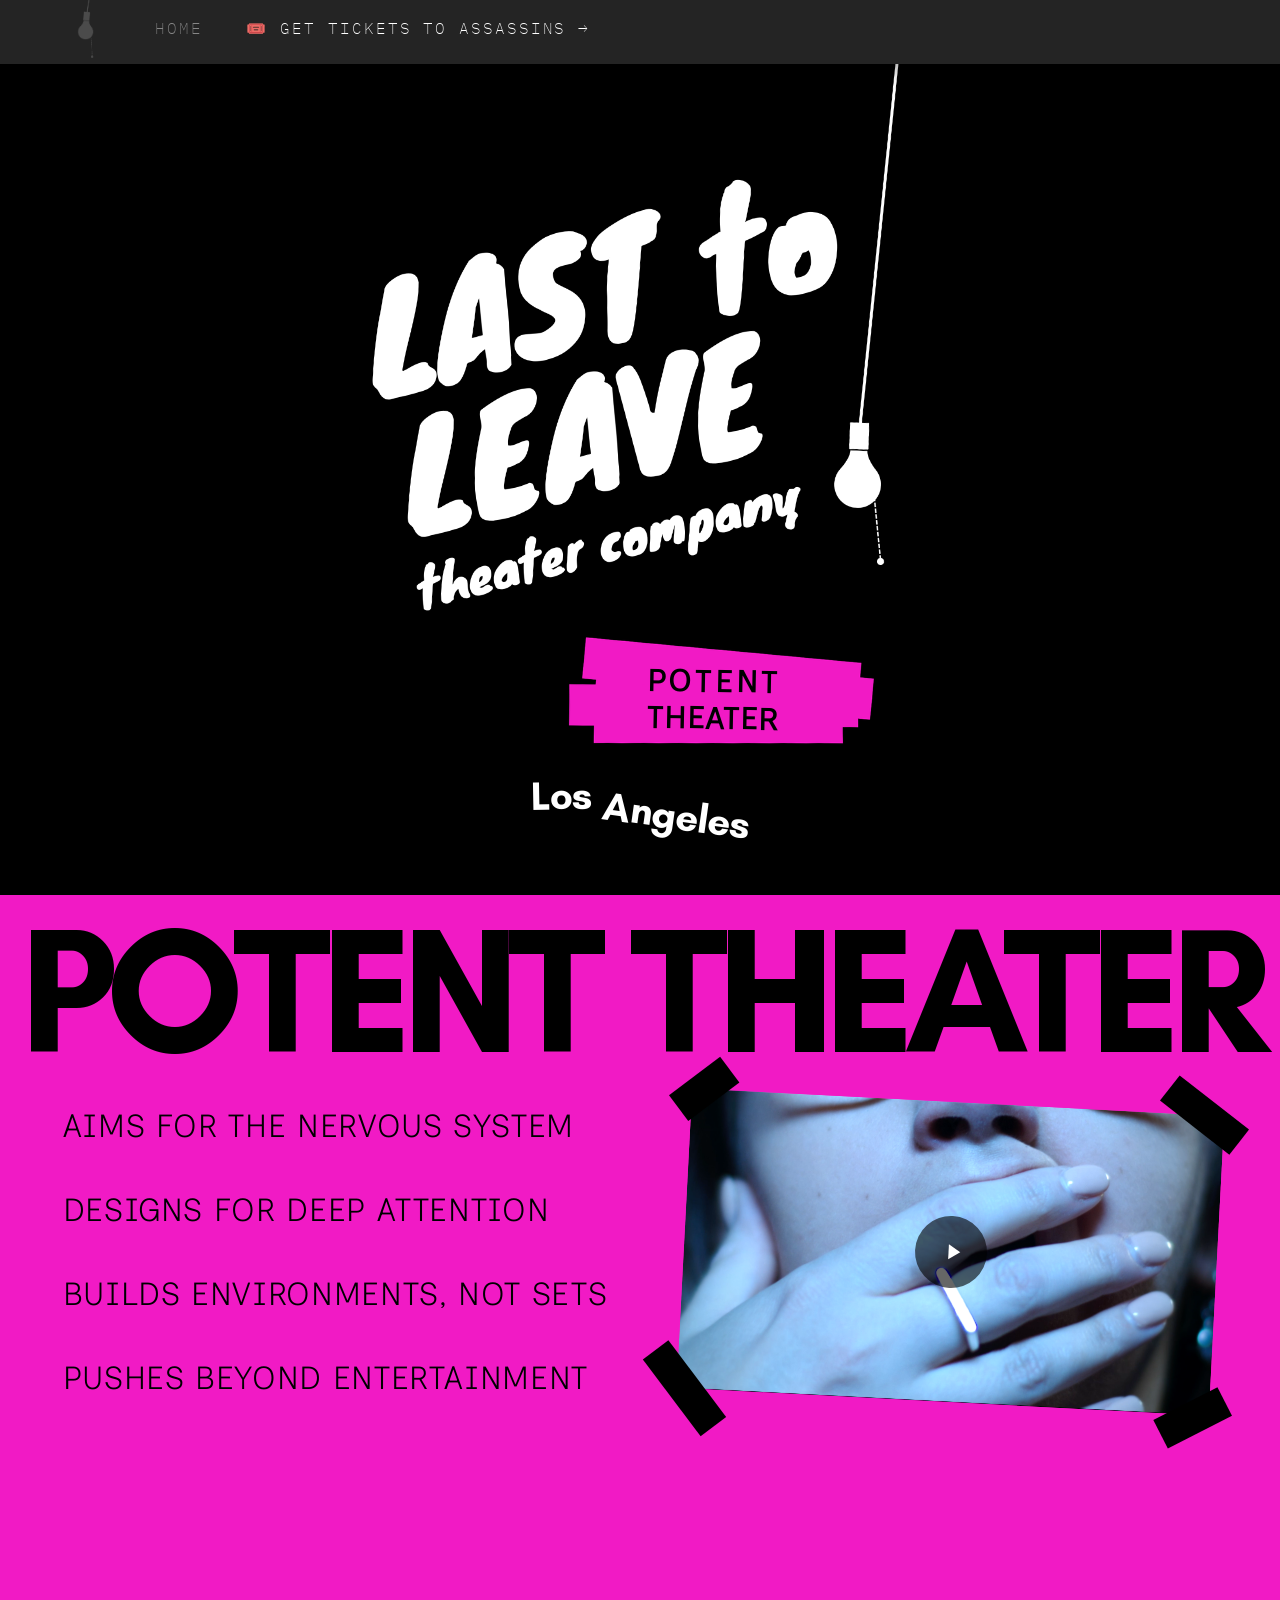
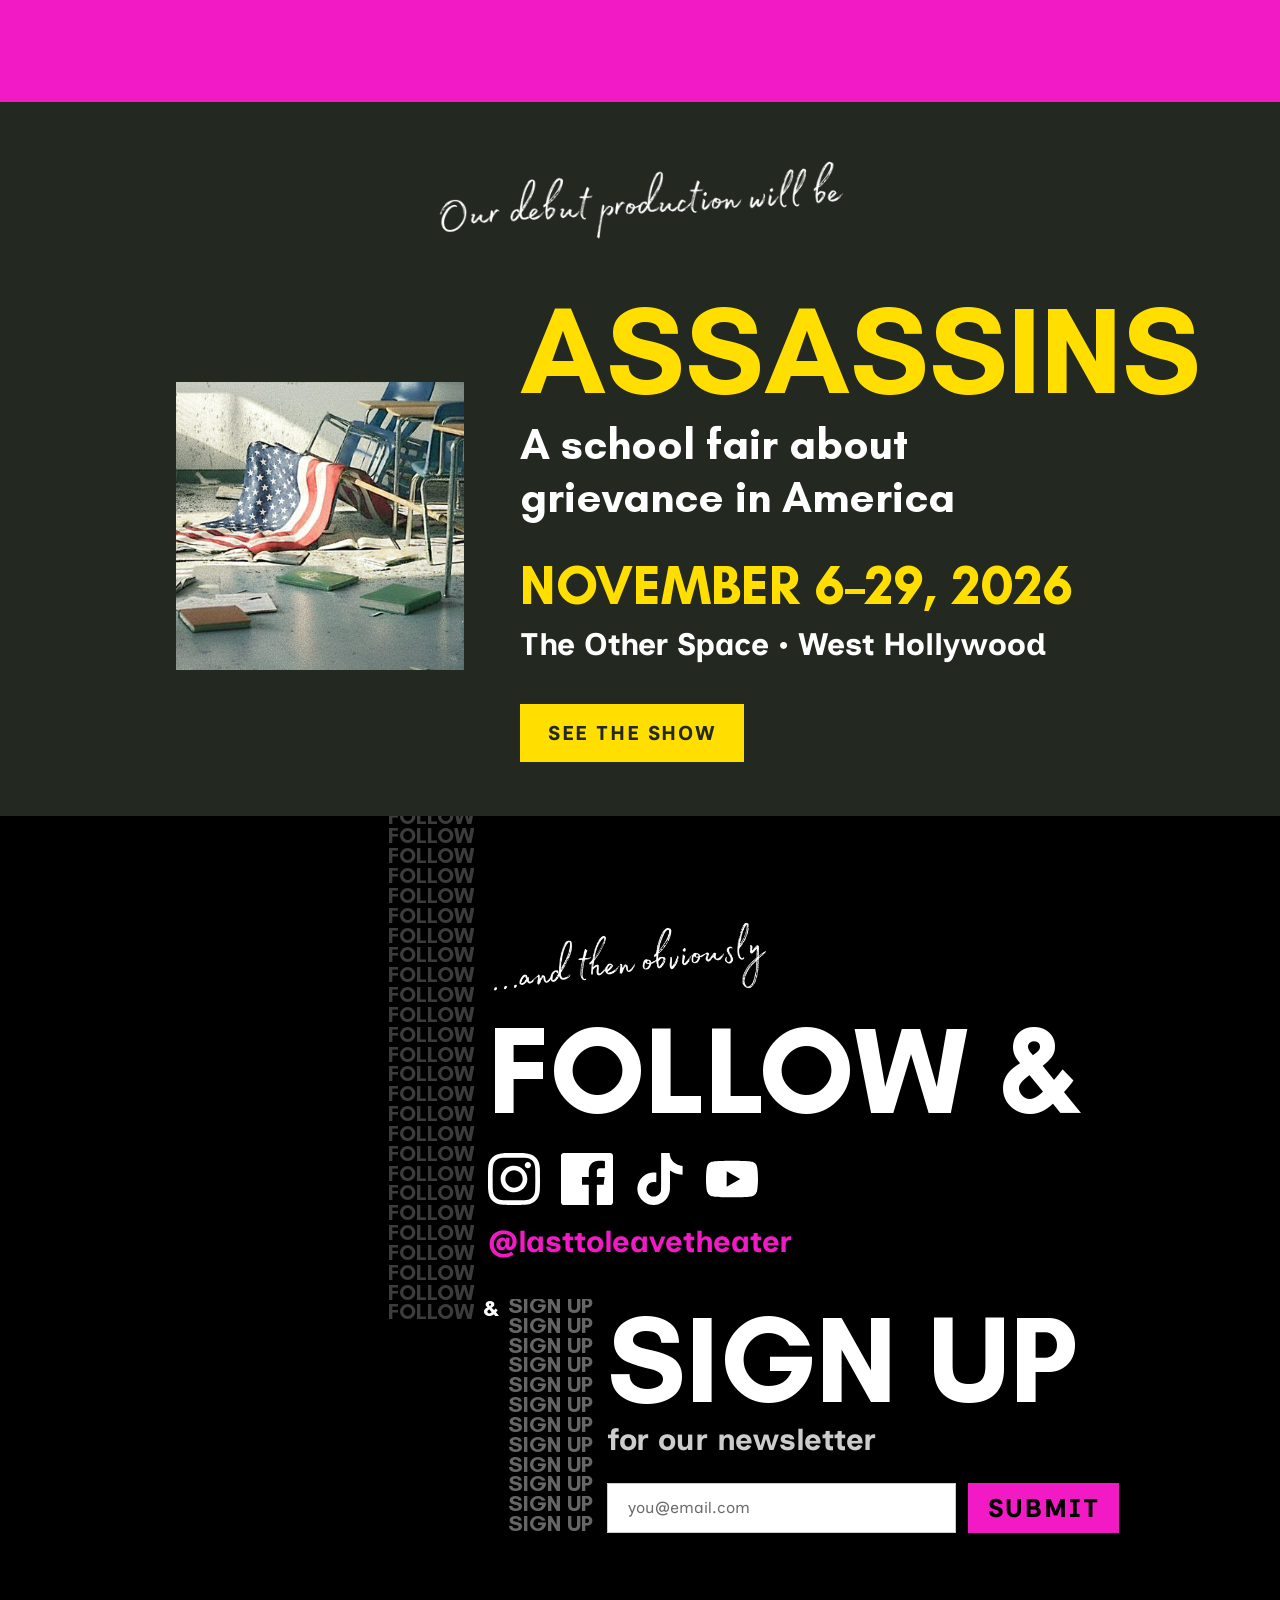
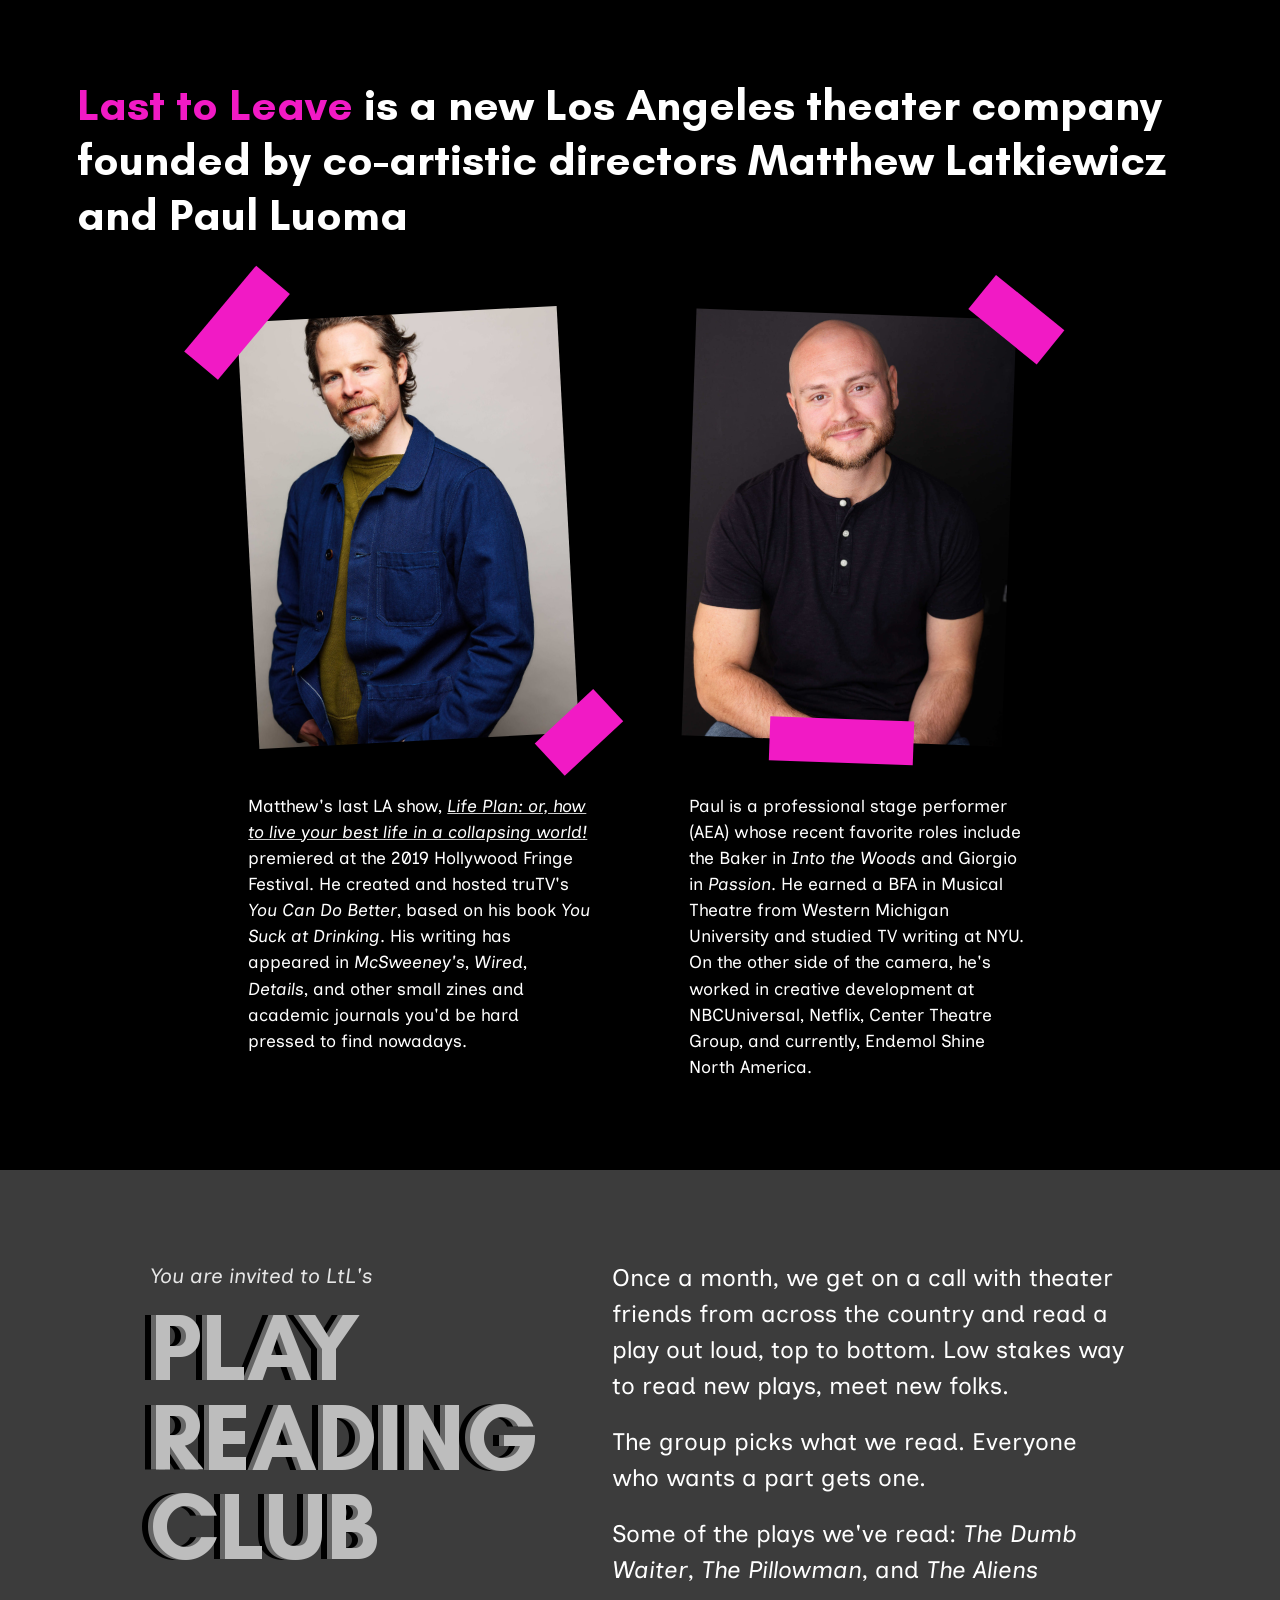
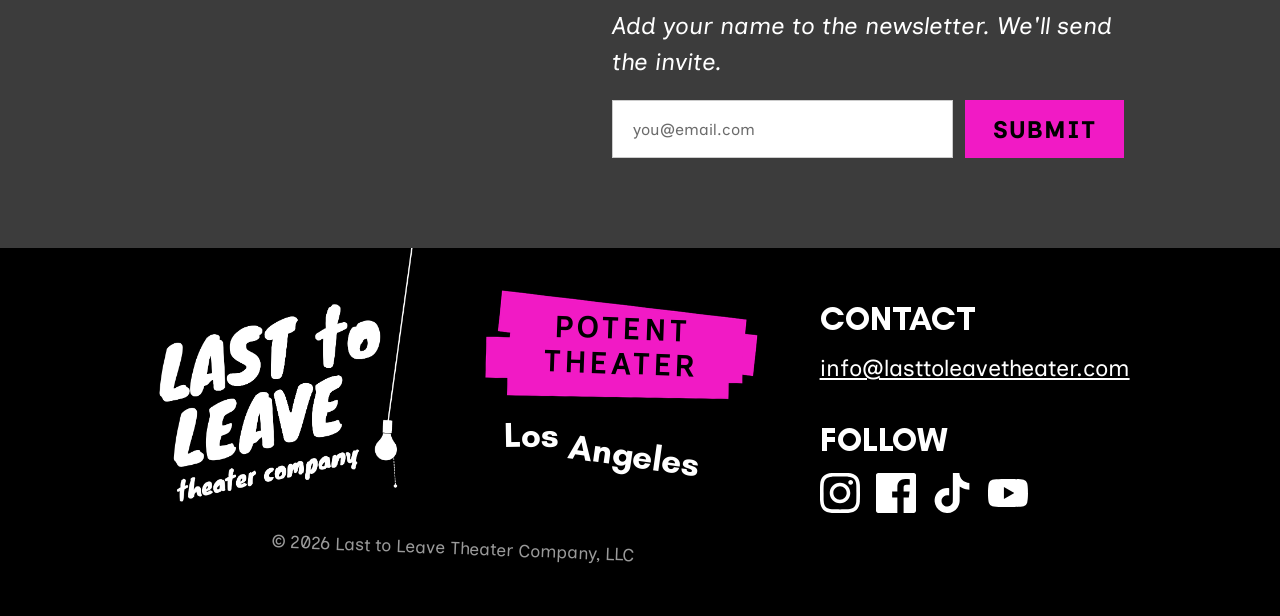
<file: index.html>
<!DOCTYPE html>
<html lang="en">
<head>
<meta charset="UTF-8">
<meta name="viewport" content="width=device-width, initial-scale=1.0">
<title>Last to Leave — Potent theater. Los Angeles.</title>
<meta name="description" content="Last to Leave is a new Los Angeles theater company founded by Matthew Latkiewicz and Paul Luoma. Our debut production is announced Aug. 5.">
<link rel="preconnect" href="https://fonts.googleapis.com">
<link rel="preconnect" href="https://fonts.gstatic.com" crossorigin>
<link href="https://fonts.googleapis.com/css2?family=Inclusive+Sans:ital,wght@0,400;0,600;0,700;1,400&family=IBM+Plex+Mono:wght@400;500&display=swap" rel="stylesheet">
<link rel="stylesheet" href="css/style.css">
</head>
<body>

<!-- ==========================================================
     PERSISTENT NAV
     Unlike the show page's, this bar is NOT revealed on scroll:
     it is here on load and stays at every scroll position, so a
     visitor arriving at the top from social has the link to the
     show immediately. No sentinel, no observer, no hidden state.
     Current page is Home, so ASSASSINS is the live link here --
     the inverse of /assassins/.
     ========================================================== -->
<nav class="site-nav" id="siteNav" aria-label="Primary">
  <div class="site-nav__inner">
    <!-- Decorative. It carries no information the two links don't already
         give; it lights when the wordmark's own bulb passes under the bar.
         Drawn from images/bulb.png as a CSS mask so it can be coloured -- see
         css/style.css. -->
    <span class="site-nav__bulb" aria-hidden="true"></span>
    <a class="site-nav__link site-nav__link--current" href="/" aria-current="page">Home</a>
    <a class="site-nav__link" href="/assassins/">🎟️ Get Tickets to Assassins →</a>
  </div>
</nav>

<!-- ==========================================================
     Hero + Flag now ONE section, no animations: wordmark through
     both phrases load in immediately. Manifesto (next section) is
     sticky with a JS-measured negative margin exactly matching
     #flagPhrases' rendered height, so it initially sits covering
     just the two phrases (see js/main.js), then stays put while
     Hero scrolls up underneath it, before releasing to scroll
     normally once Hero has cleared.
     ========================================================== -->
<div class="hero-wrap" id="heroWrap">
  <section class="hero" id="hero">
    <img
      class="hero__lockup"
      src="images/wordmark-lockup.png"
      alt="Last to Leave theater company"
    >
    <!-- Zero-height trigger for the nav bulb, and deliberately HERE rather
         than at the end of .hero: its top edge is the lockup's bottom edge,
         so the bar's bulb lights exactly as the wordmark's own bulb passes
         underneath it. Never move it toward #flagPhrases or the manifesto --
         that is a different line entirely. See js/main.js. -->
    <div class="chrome-sentinel" id="chromeSentinel" aria-hidden="true"></div>
    <div class="hero__tape">
      <span class="tape">
        <span class="hero__tape-text"><span class="word--potent">POTENT</span><br><span class="word--theater">THEATER</span></span>
      </span>
    </div>
    <p class="hero__la"><span class="word--los">Los</span> <span class="word--angeles">Angeles</span></p>

    <div class="hero__flag-text" id="flagPhrases">
      <p class="mono-aside flag__line--flag"><span class="flag__flag-rotate">This is<br>a flag</span></p>
      <p class="mono-aside flag__line--planted">planted in<br>the real</p>
    </div>
  </section>

<!-- ==========================================================
     3 — Manifesto
     ========================================================== -->
<section class="manifesto" id="manifesto">
  <h2 class="manifesto__title" id="manifestoTitle"><span class="manifesto__title-word">Potent</span><br class="manifesto__title-break"> <span class="manifesto__title-word">Theater</span></h2>
  <div class="manifesto__body">
    <ul class="manifesto__lines">
      <li>Aims for the nervous system</li>
      <li>Designs for deep attention</li>
      <li>Builds environments, not sets</li>
      <li>Pushes beyond entertainment</li>
    </ul>
    <div class="manifesto__video-wrap">
      <div class="video-frame">
        <span class="tape tape--black tape--tl"></span>
        <span class="tape tape--black tape--tr"></span>
        <span class="tape tape--black tape--bl"></span>
        <span class="tape tape--black tape--br"></span>
        <div class="video-frame__media">
          <video
            id="manifestoVideo"
            poster="images/ltl-launch-video-thumbnail.png"
            playsinline
            muted
            preload="none"
          >
            <source src="images/launch-video-web-v3.mp4" type="video/mp4">
          </video>
          <button class="video-frame__play" id="videoPlayBtn" aria-label="Play video">
            <svg viewBox="0 0 24 24"><path d="M8 5v14l11-7z"/></svg>
          </button>
        </div>
      </div>
    </div>
  </div>
</section>
<div class="manifesto-reveal-spacer" aria-hidden="true"></div>
</div><!-- /.hero-wrap -->

<!-- ==========================================================
     4A — Assassins feature (replaced the July 22 debut teaser on
     Aug 5). This block's whole job is the click through to
     /assassins/. The #232921 field is a deliberate palette break
     from the page's black: this section belongs to the show, not
     the company, so it carries the show's own dark green.
     ========================================================== -->
<section class="assassins-feature" id="assassins-feature">
  <img
    class="assassins-feature__aside-img"
    src="images/our-debut-production-will-be.png"
    alt="Our debut production will be"
  >

  <div class="assassins-feature__inner">
    <div class="assassins-feature__art">
      <img
        src="/images/assassins/credits-detail.jpg"
        width="800" height="800" loading="lazy"
        alt="A detail of the wrecked classroom: an American flag draped over a toppled chair, with textbooks and papers scattered across the floor."
      >
    </div>

    <div class="assassins-feature__text">
      <h2 class="assassins-feature__title">ASSASSINS</h2>
      <p class="assassins-feature__tagline">A school fair about grievance in America</p>
      <p class="assassins-feature__dates">NOVEMBER 6&#8211;29, 2026</p>
      <p class="assassins-feature__venue">The Other Space &bull; West Hollywood</p>
      <a href="/assassins/" class="assassins-feature__cta">See the show</a>
    </div>
  </div>
</section>

<!-- ==========================================================
     4B — Conversion (SURVIVES Aug 5 — gets promoted to its own
     standalone section then). Self-contained on purpose: only
     needs a standalone heading added once it's lifted out.
     ========================================================== -->
<section class="conversion" id="conversion">
  <div class="ghost-column ghost-column--follow" aria-hidden="true">
    <span>FOLLOW</span><span>FOLLOW</span><span>FOLLOW</span><span>FOLLOW</span>
    <span>FOLLOW</span><span>FOLLOW</span><span>FOLLOW</span><span>FOLLOW</span>
    <span>FOLLOW</span><span>FOLLOW</span><span>FOLLOW</span><span>FOLLOW</span>
    <span>FOLLOW</span><span>FOLLOW</span><span>FOLLOW</span><span>FOLLOW</span>
    <span>FOLLOW</span><span>FOLLOW</span><span>FOLLOW</span><span>FOLLOW</span>
    <span>FOLLOW</span><span>FOLLOW</span><span>FOLLOW</span><span>FOLLOW</span>
    <span>FOLLOW</span><span>FOLLOW</span><span>FOLLOW</span><span>FOLLOW</span>
    <span>FOLLOW</span><span>FOLLOW</span>
  </div>
  <div class="ghost-column ghost-column--signup" aria-hidden="true">
    <span>SIGN UP</span><span>SIGN UP</span><span>SIGN UP</span><span>SIGN UP</span>
    <span>SIGN UP</span><span>SIGN UP</span><span>SIGN UP</span><span>SIGN UP</span>
    <span>SIGN UP</span><span>SIGN UP</span><span>SIGN UP</span><span>SIGN UP</span>
    <span>SIGN UP</span><span>SIGN UP</span><span>SIGN UP</span><span>SIGN UP</span>
    <span>SIGN UP</span><span>SIGN UP</span><span>SIGN UP</span><span>SIGN UP</span>
  </div>
  <span class="ghost-column-ampersand" aria-hidden="true">&amp;</span>

  <div class="conversion__inner">
    <img src="images/and-then-obviously.png" alt="...and then obviously" class="conversion__aside-img">

    <h2 class="conversion__heading">FOLLOW &amp;</h2>
    <div class="conversion__socials">
      <div class="social-row">
        <a href="https://instagram.com/lasttoleavetheater" target="_blank" rel="noopener" aria-label="Instagram">
          <svg viewBox="0 0 24 24"><path d="M12 2.163c3.204 0 3.584.012 4.85.07 3.252.148 4.771 1.691 4.919 4.919.058 1.265.069 1.645.069 4.849 0 3.205-.012 3.584-.069 4.849-.149 3.225-1.664 4.771-4.919 4.919-1.266.058-1.644.07-4.85.07-3.204 0-3.584-.012-4.849-.07-3.26-.149-4.771-1.699-4.919-4.92-.058-1.265-.07-1.644-.07-4.849 0-3.204.013-3.583.07-4.849.149-3.227 1.664-4.771 4.919-4.919 1.266-.057 1.645-.069 4.849-.069zm0-2.163c-3.259 0-3.667.014-4.947.072-4.358.2-6.78 2.618-6.98 6.98-.059 1.281-.073 1.689-.073 4.948 0 3.259.014 3.668.072 4.948.2 4.358 2.618 6.78 6.98 6.98 1.281.058 1.689.072 4.948.072 3.259 0 3.668-.014 4.948-.072 4.354-.2 6.782-2.618 6.98-6.98.058-1.28.072-1.689.072-4.948 0-3.259-.014-3.667-.072-4.947-.196-4.354-2.617-6.78-6.98-6.98-1.281-.059-1.69-.073-4.949-.073zm0 5.838c-3.403 0-6.162 2.759-6.162 6.162s2.759 6.163 6.162 6.163 6.162-2.759 6.162-6.163c0-3.403-2.759-6.162-6.162-6.162zm0 10.162c-2.209 0-4-1.79-4-4 0-2.209 1.791-4 4-4s4 1.791 4 4c0 2.21-1.791 4-4 4zm6.406-11.845c-.796 0-1.441.645-1.441 1.44s.645 1.44 1.441 1.44c.795 0 1.439-.645 1.439-1.44s-.644-1.44-1.439-1.44z"/></svg>
        </a>
        <a href="https://www.facebook.com/profile.php?id=61587744928909&mibextid=wwXIfr&mibextid=wwXIfr" target="_blank" rel="noopener" aria-label="Facebook">
          <svg viewBox="0 0 24 24"><path d="M22.675 0h-21.35c-.732 0-1.325.593-1.325 1.325v21.351c0 .731.593 1.324 1.325 1.324h11.495v-9.294h-3.128v-3.622h3.128v-2.671c0-3.1 1.893-4.788 4.659-4.788 1.325 0 2.463.099 2.795.143v3.24l-1.918.001c-1.504 0-1.795.715-1.795 1.763v2.313h3.587l-.467 3.622h-3.12v9.293h6.116c.73 0 1.323-.593 1.323-1.325v-21.35c0-.732-.593-1.325-1.325-1.325z"/></svg>
        </a>
        <a href="https://tiktok.com/@lasttoleavetheater" target="_blank" rel="noopener" aria-label="TikTok">
          <svg viewBox="0 0 24 24"><path d="M12.53.02C13.84 0 15.14.01 16.44 0c.08 1.53.63 3.09 1.75 4.17 1.12 1.11 2.7 1.62 4.24 1.79v4.03c-1.44-.05-2.89-.35-4.2-.97-.57-.26-1.1-.59-1.62-.93-.01 2.92.01 5.84-.02 8.75-.08 1.4-.54 2.79-1.35 3.94-1.31 1.92-3.58 3.17-5.91 3.21-1.43.08-2.86-.31-4.08-1.03-2.02-1.19-3.44-3.37-3.65-5.71-.02-.5-.03-1-.01-1.49.18-1.9 1.12-3.72 2.58-4.96 1.66-1.44 3.98-2.13 6.15-1.72.02 1.48-.04 2.96-.04 4.44-.99-.32-2.15-.23-3.02.37-.63.41-1.11 1.04-1.36 1.75-.21.51-.15 1.07-.14 1.61.24 1.64 1.82 3.02 3.5 2.87 1.12-.01 2.19-.66 2.77-1.61.19-.33.4-.67.41-1.06.1-1.79.06-3.57.07-5.36.01-4.03-.01-8.05.02-12.07z"/></svg>
        </a>
        <a href="https://www.youtube.com/channel/UCHzRzd8dyjX0GAWx27gqd8Q" target="_blank" rel="noopener" aria-label="YouTube">
          <svg viewBox="0 0 24 24"><path d="M23.498 6.186a3.016 3.016 0 0 0-2.122-2.136C19.505 3.545 12 3.545 12 3.545s-7.505 0-9.377.505A3.017 3.017 0 0 0 .502 6.186C0 8.07 0 12 0 12s0 3.93.502 5.814a3.016 3.016 0 0 0 2.122 2.136c1.871.505 9.376.505 9.376.505s7.505 0 9.377-.505a3.015 3.015 0 0 0 2.122-2.136C24 15.93 24 12 24 12s0-3.93-.502-5.814zM9.545 15.568V8.432L15.818 12l-6.273 3.568z"/></svg>
        </a>
      </div>
      <a href="https://instagram.com/lasttoleavetheater" target="_blank" rel="noopener" class="social-handle">@lasttoleavetheater</a>
    </div>

    <div class="conversion__signup">
      <h2 class="conversion__heading">SIGN UP</h2>
      <p>for our newsletter</p>
      <form class="signup-form" action="https://buttondown.com/api/emails/embed-subscribe/ltltheater" method="post" target="popupwindow" onsubmit="window.open('https://buttondown.com/ltltheater', 'popupwindow')">
        <label for="conversion-email" class="visually-hidden">Email address</label>
        <input type="email" id="conversion-email" name="email" class="signup-form__email" placeholder="you@email.com" required>
        <input type="hidden" name="embed" value="1">
        <button type="submit" class="signup-form__submit">Submit</button>
      </form>
    </div>
  </div>
  <!-- Retained deliberately, not dead markup: post-announcement this line
       shifts from "you missed the news" to "you missed the run," so it may
       come back. Restore by uncommenting -- its .debut-teaser__aside rule
       in css/style.css is intentionally left in place.
  <p class="mono-aside debut-teaser__aside">...or you find out late</p>
  -->
</section>

<!-- ========================================================
     5 — Who we are
     ======================================================== -->
<section class="who-we-are" id="who-we-are">
  <h2 class="who-we-are__heading">
    <span class="accent">Last to Leave</span> is a new Los Angeles theater company founded by co-artistic directors Matthew Latkiewicz and Paul Luoma
  </h2>

  <div class="who-we-are__people">
    <div class="person">
      <div class="person__photo-wrap">
        <span class="tape tape--tl"></span>
        <img src="images/matthew-latkiewicz-sm.jpg" alt="Matthew Latkiewicz">
        <span class="tape tape--br"></span>
      </div>
      <p class="person__bio">
        Matthew's last LA show, <a href="https://www.hollywoodfringe.org/projects/5773?tab=details" target="_blank" rel="noopener"><em>Life Plan: or, how to live your best life in a collapsing world!</em></a> premiered at the 2019 Hollywood Fringe Festival. He created and hosted truTV's <em>You Can Do Better</em>, based on his book <em>You Suck at Drinking</em>. His writing has appeared in <em>McSweeney's</em>, <em>Wired</em>, <em>Details</em>, and other small zines and academic journals you'd be hard pressed to find nowadays.
      </p>
    </div>

    <div class="person">
      <div class="person__photo-wrap">
        <span class="tape tape--tr"></span>
        <img src="images/paul-luoma.jpg" alt="Paul Luoma">
        <span class="tape tape--bc"></span>
      </div>
      <p class="person__bio">
        Paul is a professional stage performer (AEA) whose recent favorite roles include the Baker in <em>Into the Woods</em> and Giorgio in <em>Passion</em>. He earned a BFA in Musical Theatre from Western Michigan University and studied TV writing at NYU. On the other side of the camera, he's worked in creative development at NBCUniversal, Netflix, Center Theatre Group, and currently, Endemol Shine North America.
      </p>
    </div>
  </div>
</section>

<!-- ========================================================
     6 — Play Reading Club
     ======================================================== -->
<section class="reading-club" id="reading-club">
  <div class="reading-club__container">
    <div class="reading-club__heading-wrap">
      <p class="reading-club__eyebrow">You are invited to LtL's</p>
      <h2 class="reading-club__heading"><span>PLAY</span><span>READING</span><span>CLUB</span></h2>
    </div>
    <div class="reading-club__body">
      <p>Once a month, we get on a call with theater friends from across the country and read a play out loud, top to bottom. Low stakes way to read new plays, meet new folks.</p>
      <p>The group picks what we read. Everyone who wants a part gets one.</p>
      <p>Some of the plays we've read: <em>The Dumb Waiter</em>, <em>The Pillowman</em>, and <em>The Aliens</em></p>
      <p><em>Add your name to the newsletter. We'll send the invite.</em></p>

      <form class="signup-form" action="https://buttondown.com/api/emails/embed-subscribe/ltltheater" method="post" target="popupwindow" onsubmit="window.open('https://buttondown.com/ltltheater', 'popupwindow')">
        <label for="reading-club-email" class="visually-hidden">Email address</label>
        <input type="email" id="reading-club-email" name="email" class="signup-form__email" placeholder="you@email.com" required>
        <input type="hidden" name="embed" value="1">
        <button type="submit" class="signup-form__submit">Submit</button>
      </form>
    </div>
  </div>
</section>

<!-- ========================================================
     7 — Lights-out beat + Footer
     ======================================================== -->
<!-- Not used in this version -- restore by uncommenting.
<section class="lights-out" id="lights-out">
  <p class="mono-aside lights-out__text">will turn<br>out the<br>lights</p>
</section>
-->

<footer class="footer" id="footer">
  <div class="footer__wordmark">
    <img src="images/wordmark-lockup.png" alt="Last to Leave theater company" class="footer__lockup">
  </div>

  <div class="footer__brand">
    <span class="tape footer__tape">
      <span class="footer__tape-text">POTENT<br>THEATER</span>
    </span>
    <p class="footer__la"><span class="word--los">Los</span> <span class="word--angeles">Angeles</span></p>
  </div>

  <div class="footer__meta">
    <div>
      <h3>CONTACT</h3>
      <a href="mailto:info@lasttoleavetheater.com" class="footer__email">info@lasttoleavetheater.com</a>
    </div>
    <div>
      <h3>FOLLOW</h3>
      <div class="social-row">
        <a href="https://instagram.com/lasttoleavetheater" target="_blank" rel="noopener" aria-label="Instagram">
          <svg viewBox="0 0 24 24"><path d="M12 2.163c3.204 0 3.584.012 4.85.07 3.252.148 4.771 1.691 4.919 4.919.058 1.265.069 1.645.069 4.849 0 3.205-.012 3.584-.069 4.849-.149 3.225-1.664 4.771-4.919 4.919-1.266.058-1.644.07-4.85.07-3.204 0-3.584-.012-4.849-.07-3.26-.149-4.771-1.699-4.919-4.92-.058-1.265-.07-1.644-.07-4.849 0-3.204.013-3.583.07-4.849.149-3.227 1.664-4.771 4.919-4.919 1.266-.057 1.645-.069 4.849-.069zm0-2.163c-3.259 0-3.667.014-4.947.072-4.358.2-6.78 2.618-6.98 6.98-.059 1.281-.073 1.689-.073 4.948 0 3.259.014 3.668.072 4.948.2 4.358 2.618 6.78 6.98 6.98 1.281.058 1.689.072 4.948.072 3.259 0 3.668-.014 4.948-.072 4.354-.2 6.782-2.618 6.98-6.98.058-1.28.072-1.689.072-4.948 0-3.259-.014-3.667-.072-4.947-.196-4.354-2.617-6.78-6.98-6.98-1.281-.059-1.69-.073-4.949-.073zm0 5.838c-3.403 0-6.162 2.759-6.162 6.162s2.759 6.163 6.162 6.163 6.162-2.759 6.162-6.163c0-3.403-2.759-6.162-6.162-6.162zm0 10.162c-2.209 0-4-1.79-4-4 0-2.209 1.791-4 4-4s4 1.791 4 4c0 2.21-1.791 4-4 4zm6.406-11.845c-.796 0-1.441.645-1.441 1.44s.645 1.44 1.441 1.44c.795 0 1.439-.645 1.439-1.44s-.644-1.44-1.439-1.44z"/></svg>
        </a>
        <a href="https://www.facebook.com/profile.php?id=61587744928909&mibextid=wwXIfr&mibextid=wwXIfr" target="_blank" rel="noopener" aria-label="Facebook">
          <svg viewBox="0 0 24 24"><path d="M22.675 0h-21.35c-.732 0-1.325.593-1.325 1.325v21.351c0 .731.593 1.324 1.325 1.324h11.495v-9.294h-3.128v-3.622h3.128v-2.671c0-3.1 1.893-4.788 4.659-4.788 1.325 0 2.463.099 2.795.143v3.24l-1.918.001c-1.504 0-1.795.715-1.795 1.763v2.313h3.587l-.467 3.622h-3.12v9.293h6.116c.73 0 1.323-.593 1.323-1.325v-21.35c0-.732-.593-1.325-1.325-1.325z"/></svg>
        </a>
        <a href="https://tiktok.com/@lasttoleavetheater" target="_blank" rel="noopener" aria-label="TikTok">
          <svg viewBox="0 0 24 24"><path d="M12.53.02C13.84 0 15.14.01 16.44 0c.08 1.53.63 3.09 1.75 4.17 1.12 1.11 2.7 1.62 4.24 1.79v4.03c-1.44-.05-2.89-.35-4.2-.97-.57-.26-1.1-.59-1.62-.93-.01 2.92.01 5.84-.02 8.75-.08 1.4-.54 2.79-1.35 3.94-1.31 1.92-3.58 3.17-5.91 3.21-1.43.08-2.86-.31-4.08-1.03-2.02-1.19-3.44-3.37-3.65-5.71-.02-.5-.03-1-.01-1.49.18-1.9 1.12-3.72 2.58-4.96 1.66-1.44 3.98-2.13 6.15-1.72.02 1.48-.04 2.96-.04 4.44-.99-.32-2.15-.23-3.02.37-.63.41-1.11 1.04-1.36 1.75-.21.51-.15 1.07-.14 1.61.24 1.64 1.82 3.02 3.5 2.87 1.12-.01 2.19-.66 2.77-1.61.19-.33.4-.67.41-1.06.1-1.79.06-3.57.07-5.36.01-4.03-.01-8.05.02-12.07z"/></svg>
        </a>
        <a href="https://www.youtube.com/channel/UCHzRzd8dyjX0GAWx27gqd8Q" target="_blank" rel="noopener" aria-label="YouTube">
          <svg viewBox="0 0 24 24"><path d="M23.498 6.186a3.016 3.016 0 0 0-2.122-2.136C19.505 3.545 12 3.545 12 3.545s-7.505 0-9.377.505A3.017 3.017 0 0 0 .502 6.186C0 8.07 0 12 0 12s0 3.93.502 5.814a3.016 3.016 0 0 0 2.122 2.136c1.871.505 9.376.505 9.376.505s7.505 0 9.377-.505a3.015 3.015 0 0 0 2.122-2.136C24 15.93 24 12 24 12s0-3.93-.502-5.814zM9.545 15.568V8.432L15.818 12l-6.273 3.568z"/></svg>
        </a>
      </div>
    </div>
  </div>

  <p class="footer__copyright">© 2026 Last to Leave Theater Company, LLC</p>
</footer>



<script src="js/main.js"></script>
</body>
</html>
</file>
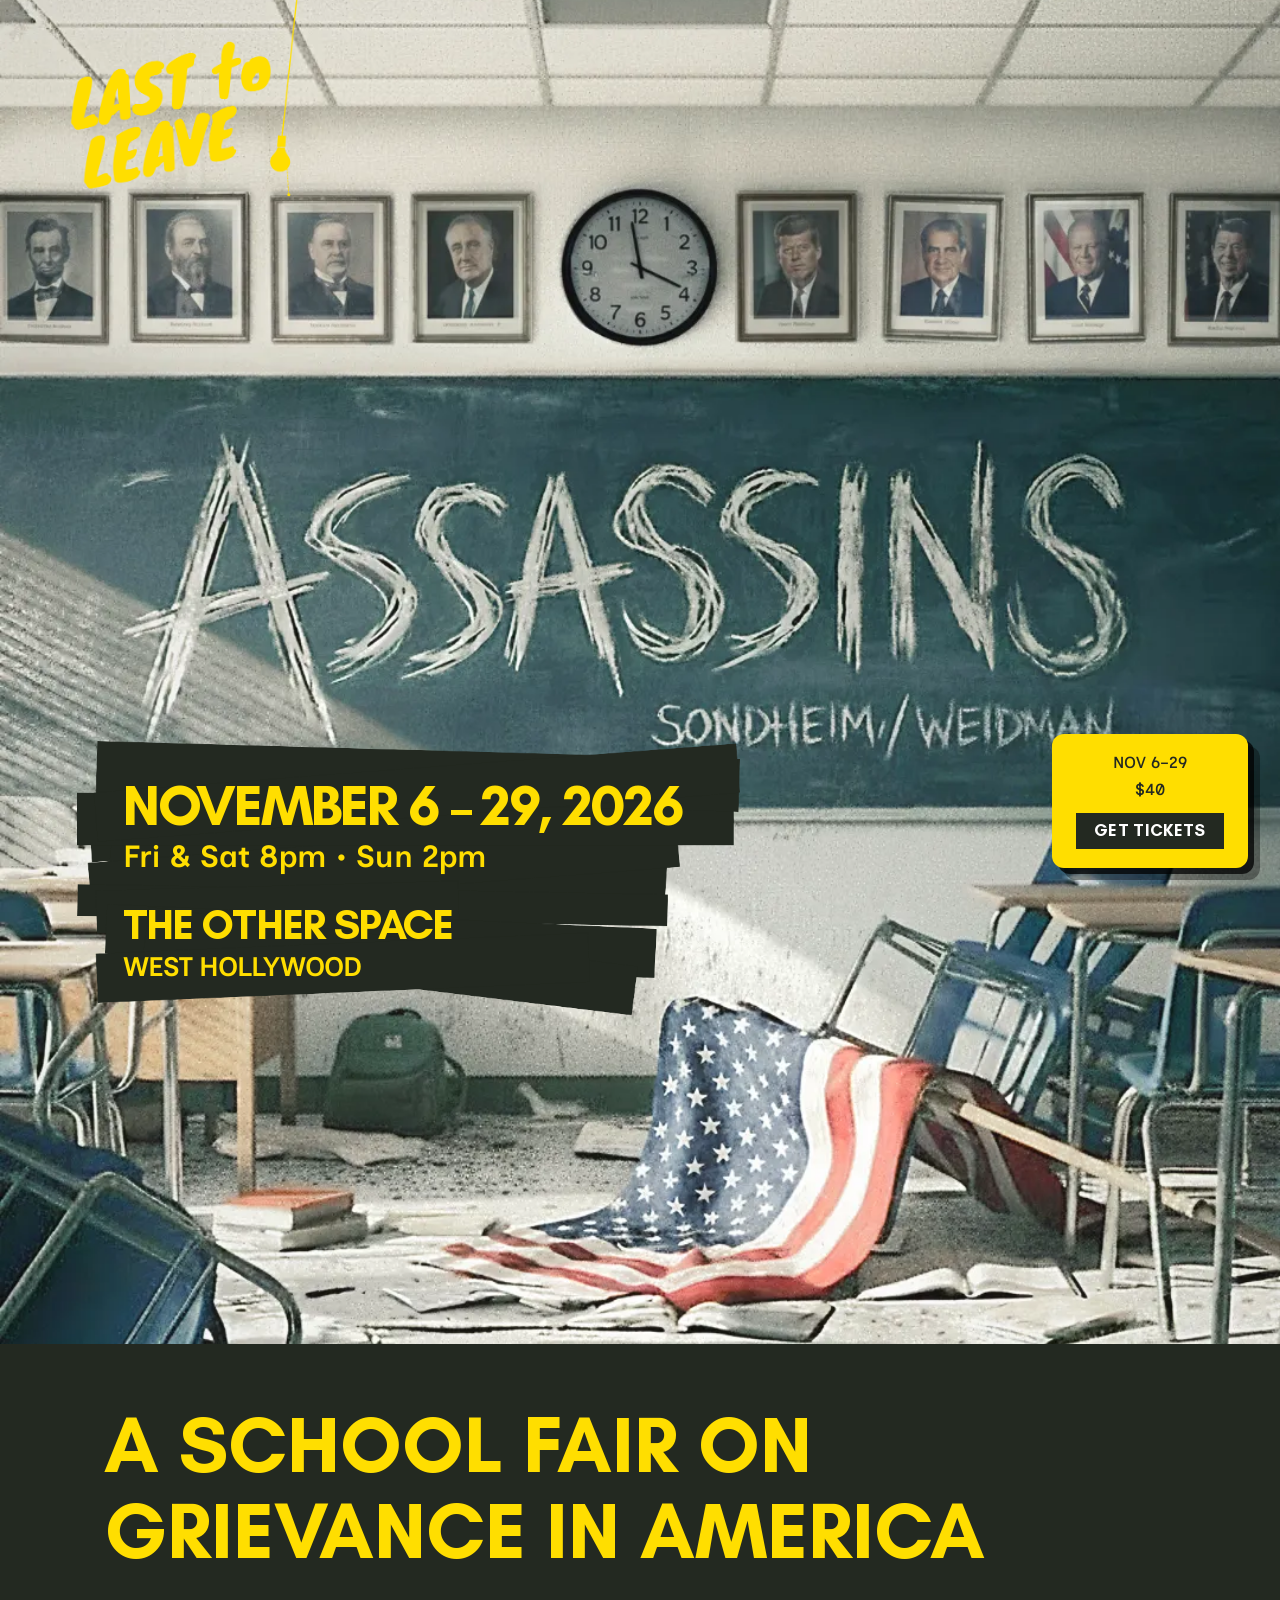
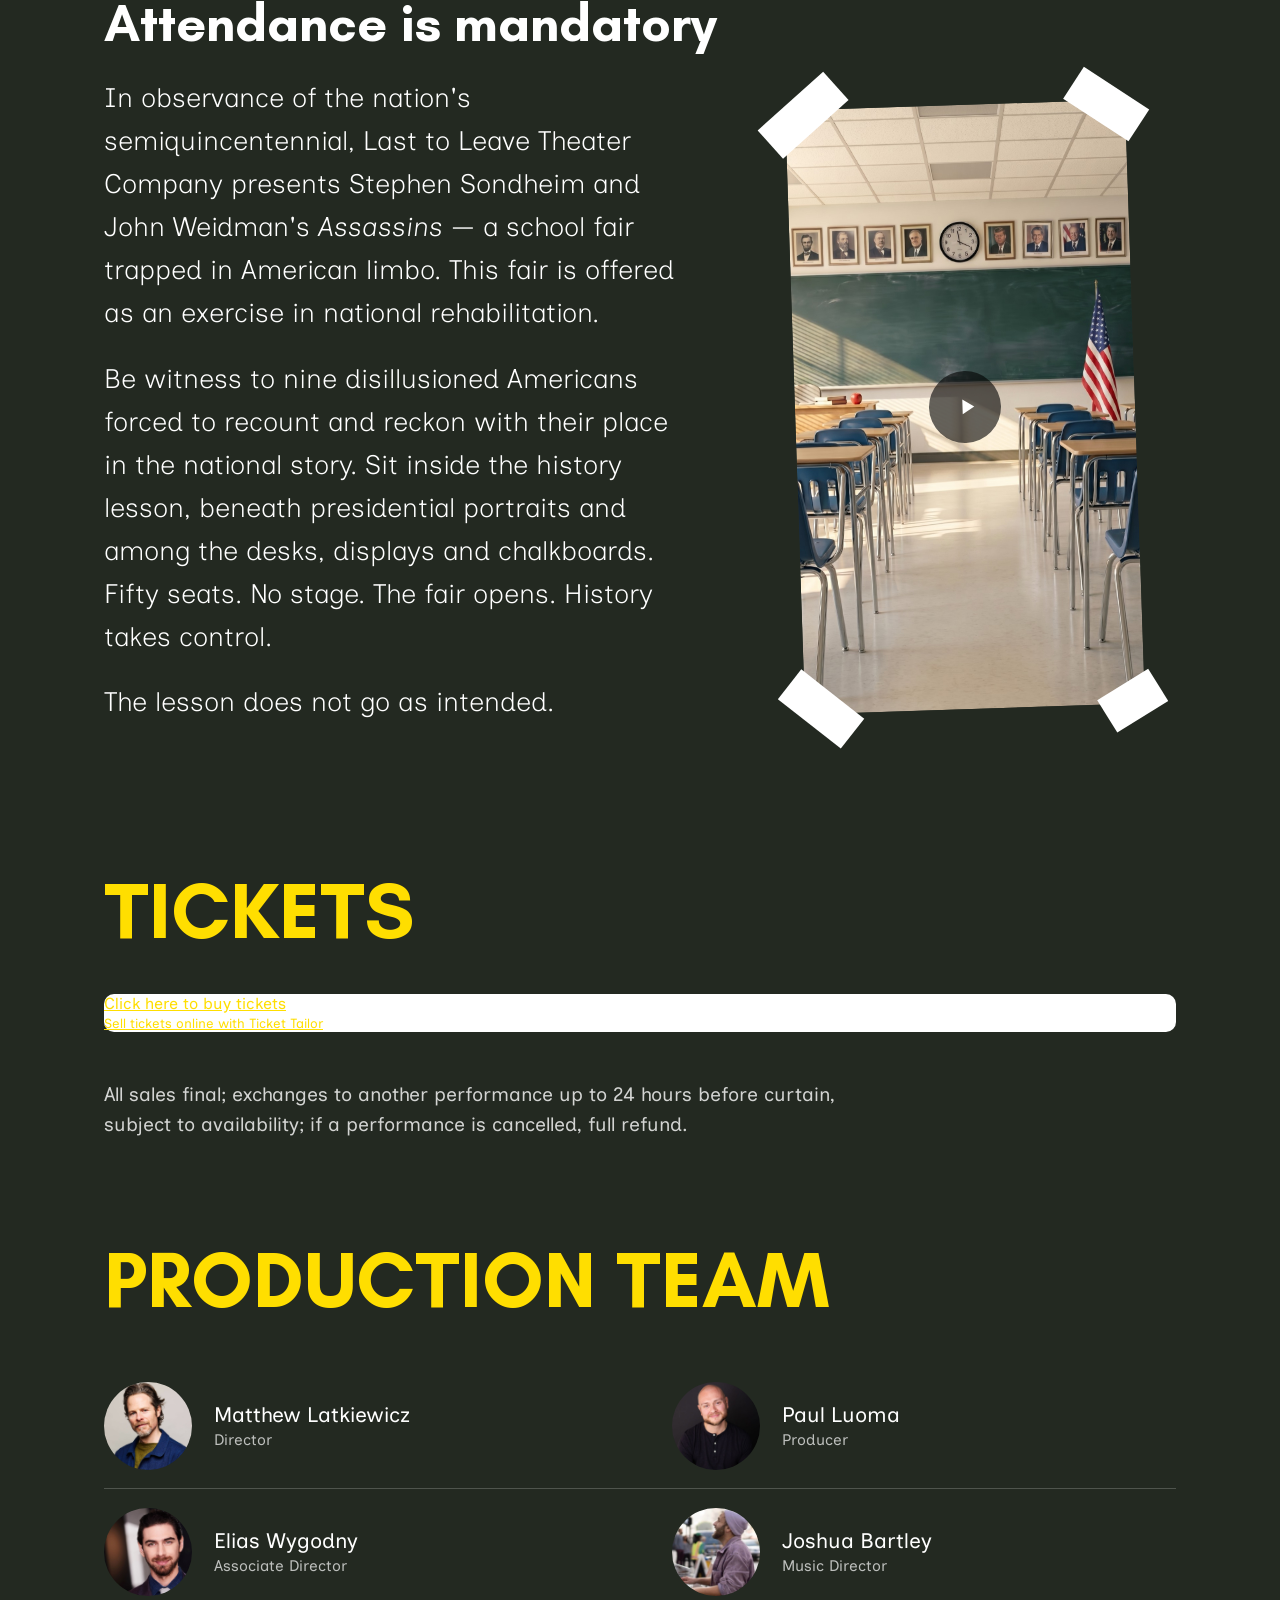
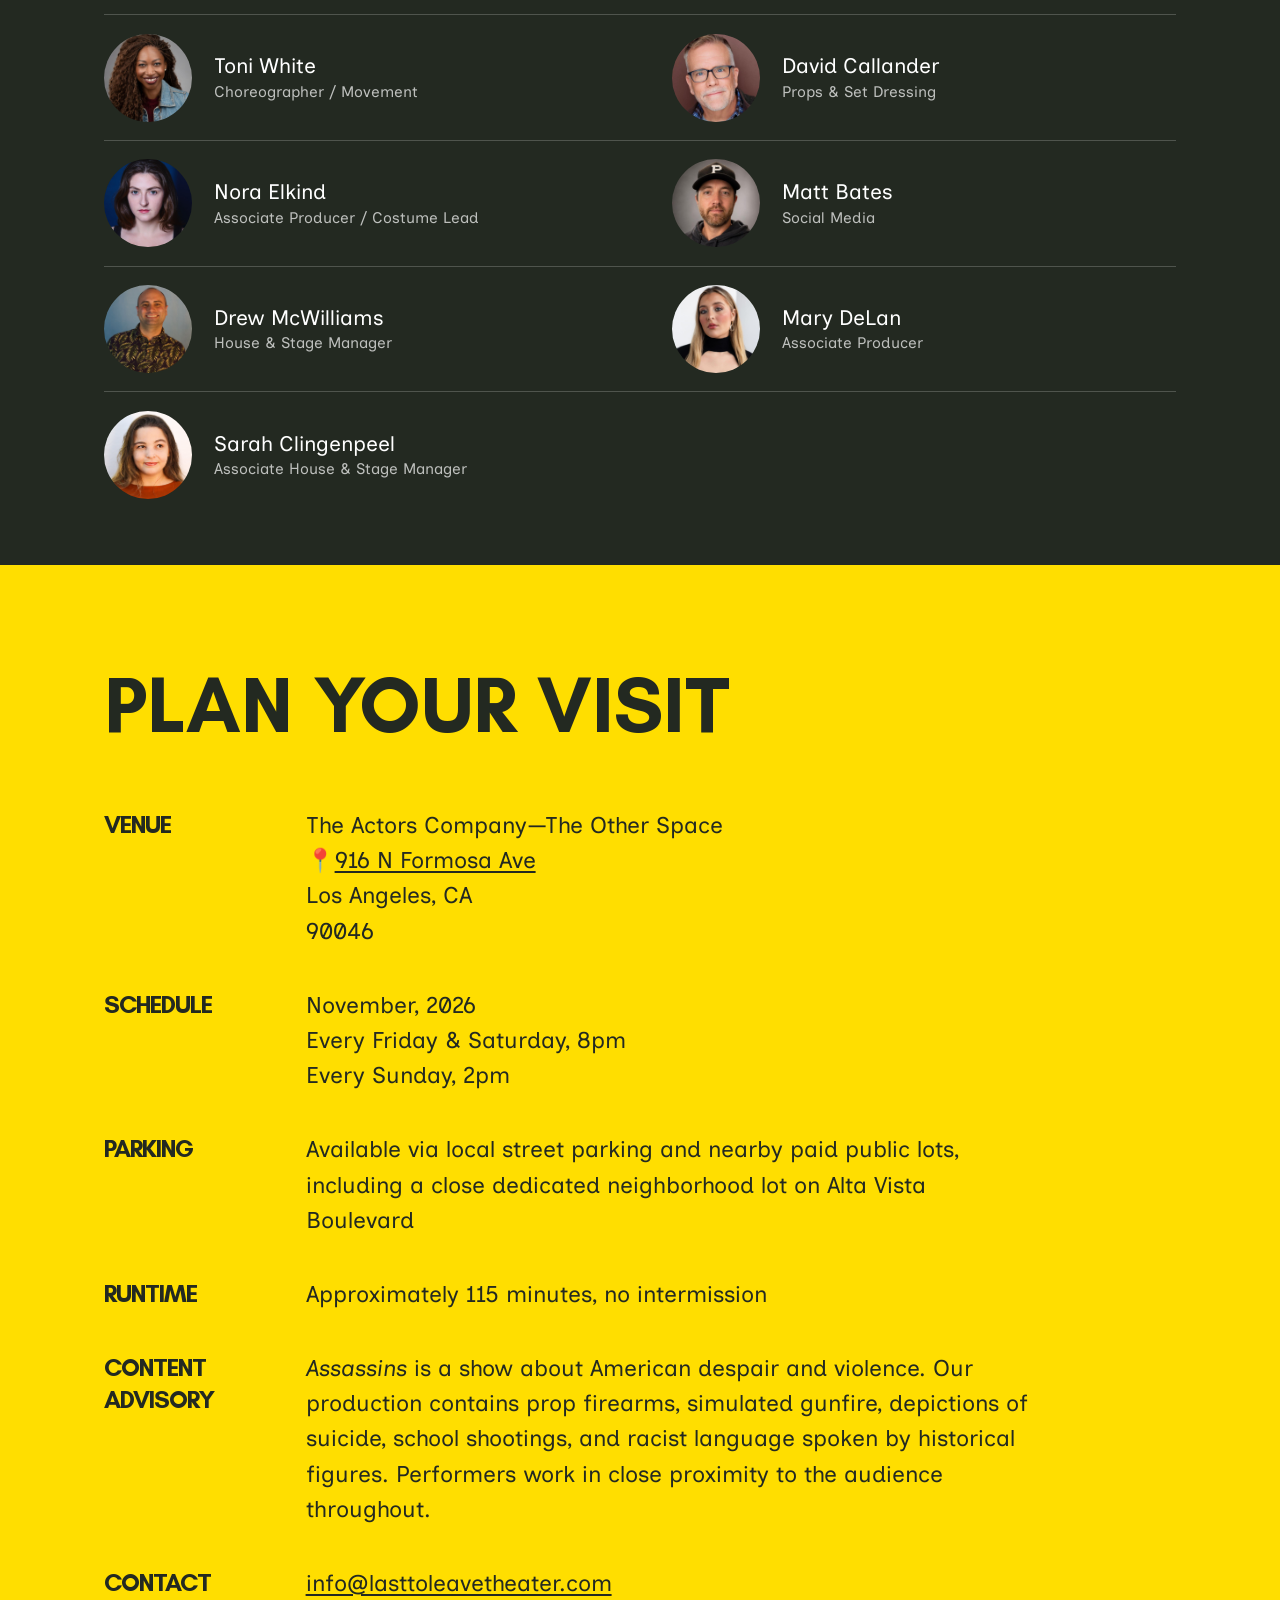
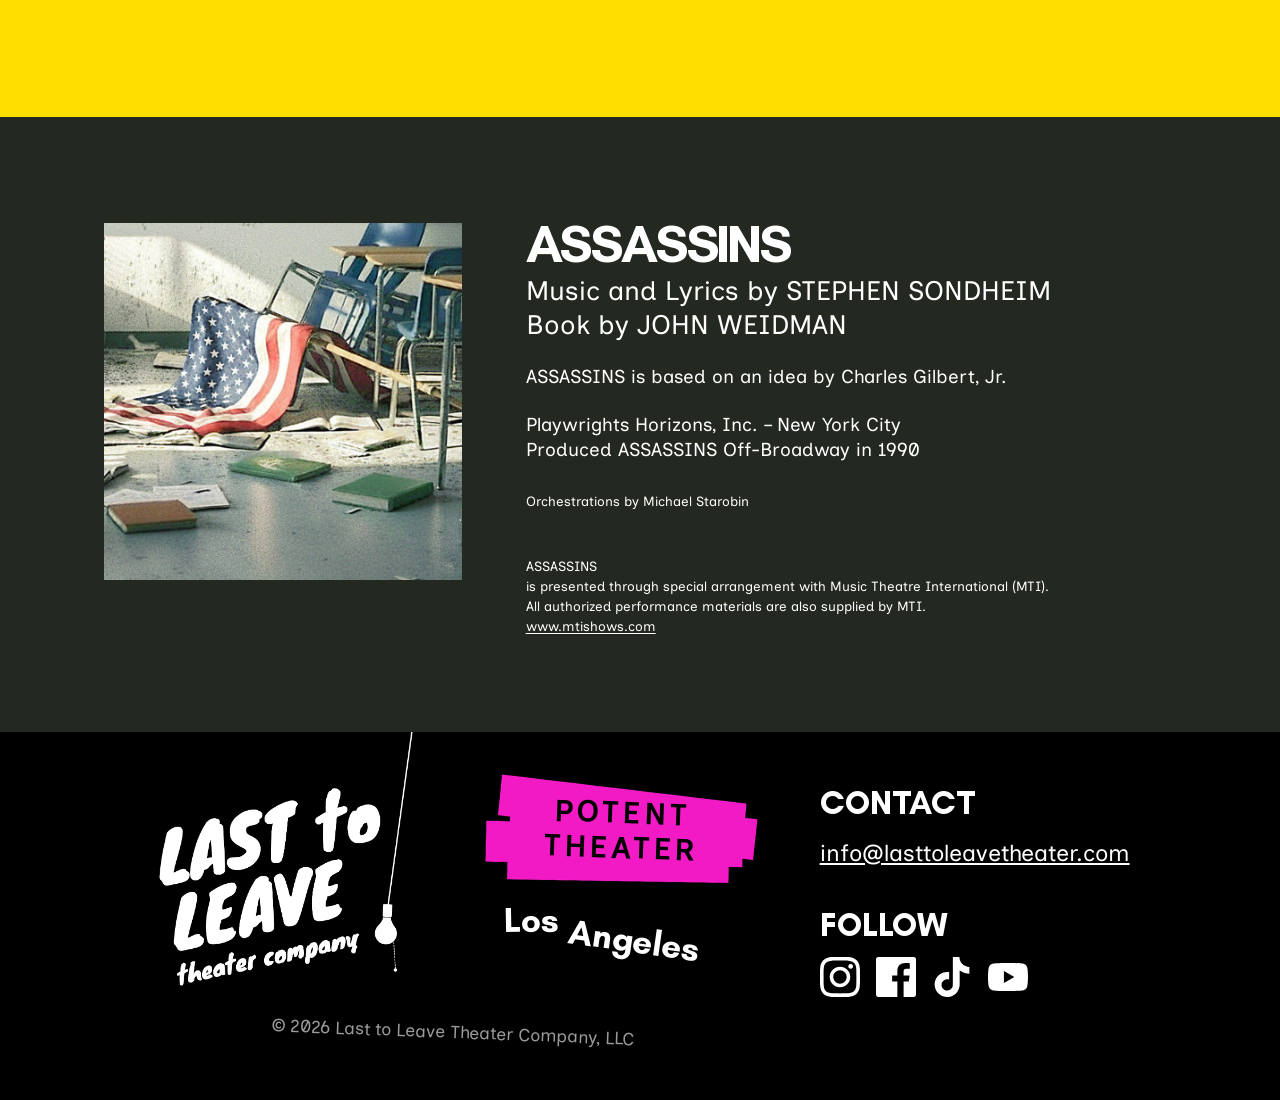
<file: assassins/index.html>
<!DOCTYPE html>
<html lang="en">
<head>
<meta charset="UTF-8">
<meta name="viewport" content="width=device-width, initial-scale=1.0">
<title>ASSASSINS — Last to Leave Theater Co.</title>
<meta name="description" content="Stephen Sondheim and John Weidman's ASSASSINS, presented by Last to Leave Theater Company. November 6–29, 2026 at The Other Space, West Hollywood. Fifty seats. No stage.">

<meta property="og:type" content="website">
<meta property="og:url" content="https://lasttoleavetheater.com/assassins/">
<meta property="og:title" content="ASSASSINS — Last to Leave Theater Co.">
<meta property="og:description" content="Stephen Sondheim and John Weidman's ASSASSINS, presented by Last to Leave Theater Company. November 6–29, 2026 at The Other Space, West Hollywood. Fifty seats. No stage.">
<meta property="og:image" content="https://lasttoleavetheater.com/images/assassins/og-card.jpg">
<meta property="og:image:width" content="1200">
<meta property="og:image:height" content="630">

<meta name="twitter:card" content="summary_large_image">
<meta name="twitter:title" content="ASSASSINS — Last to Leave Theater Co.">
<meta name="twitter:description" content="Stephen Sondheim and John Weidman's ASSASSINS, presented by Last to Leave Theater Company. November 6–29, 2026 at The Other Space, West Hollywood.">
<meta name="twitter:image" content="https://lasttoleavetheater.com/images/assassins/og-card.jpg">

<link rel="preconnect" href="https://fonts.googleapis.com">
<link rel="preconnect" href="https://fonts.gstatic.com" crossorigin>
<link href="https://fonts.googleapis.com/css2?family=Inclusive+Sans:ital,wght@0,400;0,600;0,700;1,400&family=IBM+Plex+Mono:wght@400;500&display=swap" rel="stylesheet">
<link rel="stylesheet" href="/css/assassins.css">
</head>
<body>

<!-- ==========================================================
     PERSISTENT CHROME — sticky nav + sticky ticket CTA
     ONE UNIT. Both start hidden and are revealed by the same
     class, from the single IntersectionObserver on .hero in
     js/assassins.js. They are adjacent here on purpose: if one
     moves, the other moves with it, or they arrive out of sync.
     ========================================================== -->
<nav class="site-nav" id="siteNav" aria-label="Primary">
  <div class="shell site-nav__inner">
    <!-- Decorative. The mark carries no information the two links
         below don't already give, and it is drawn from
         images/bulb.png as a CSS mask so it can take the page's
         yellow — see css/assassins.css. -->
    <span class="site-nav__bulb" aria-hidden="true"></span>
    <a class="site-nav__link" href="/">Home</a>
    <a class="site-nav__link site-nav__link--current" href="/assassins/" aria-current="page">Assassins</a>
  </div>
</nav>

<a class="ticket-cta" id="ticketCta" href="#tickets">
  <span class="ticket-cta__meta">
    <span class="ticket-cta__dates">Nov 6&ndash;29</span>
    <span class="ticket-cta__price">$40</span>
  </span>
  <span class="ticket-cta__action">Get Tickets</span>
</a>

<section class="hero">

  <h1 class="visually-hidden">ASSASSINS — Last to Leave Theater Company</h1>

  <div class="hero__frame">

    <!-- Media-scoped sources first, format-only sources after.
         The (max-aspect-ratio: 1/1) and (max-width: 900px) condition is
         mirrored in css/assassins.css and the two must stay
         character-identical. -->
    <picture class="hero__picture">
      <source media="(max-aspect-ratio: 1/1) and (max-width: 900px)" type="image/webp" srcset="/images/assassins/hero-9x16.webp">
      <source media="(max-aspect-ratio: 1/1) and (max-width: 900px)" type="image/png" srcset="/images/assassins/hero-9x16.png">
      <source type="image/webp" srcset="/images/assassins/hero-4x5.webp">
      <img class="hero__image"
           src="/images/assassins/hero-4x5.png"
           width="1080" height="1350"
           alt="A wrecked classroom: desks overturned, papers scattered across the floor, an American flag slumped across a chair, a row of presidential portraits and a clock along the back wall.">
    </picture>

    <a class="hero__logo" href="/">
      <img src="/images/assassins/ltl-logo-yellow.png" width="1080" height="950"
           alt="Last to Leave Theater Company — home">
    </a>

    <div class="hero__plate">
      <p class="hero__plate-dates">November 6 – 29, 2026</p>
      <p class="hero__plate-times">Fri &amp; Sat 8pm &bull; Sun 2pm</p>
      <p class="hero__plate-venue">The Other Space</p>
      <p class="hero__plate-city">West Hollywood</p>
    </div>

  </div>

  <!-- Zero-height sentinel, and deliberately the LAST thing in .hero so that
       its own top edge IS the hero's bottom edge. js/assassins.js observes
       THIS rather than .hero — see the note on .chrome-sentinel in
       css/assassins.css for why, and for why it must never be given content,
       padding, margin or a border. -->
  <div class="chrome-sentinel" id="chromeSentinel" aria-hidden="true"></div>

</section>

<main>

<!-- ==========================================================
     1 — CONCEPT
     ========================================================== -->
<section class="concept" id="concept">
  <div class="shell concept__inner">

    <h2 class="concept__headline">A SCHOOL FAIR ON GRIEVANCE IN AMERICA</h2>
    <p class="concept__subhead">Attendance is mandatory</p>

    <div class="concept__copy">
      <p class="concept__para">In observance of the nation's semiquincentennial, Last to Leave Theater Company presents Stephen Sondheim and John Weidman's <em>Assassins</em> — a school fair trapped in American limbo. This fair is offered as an exercise in national rehabilitation.</p> 
      
      <p class="concept__para">Be witness to nine disillusioned Americans forced to recount and reckon with their place in the national story. Sit inside the history lesson, beneath presidential portraits and among the desks, displays and chalkboards. Fifty seats. No stage. The fair opens. History takes control.</p>

      <p class="concept__para">The lesson does not go as intended.</p>
    </div>

    <div class="concept__video">
      <div class="video-frame">
        <span class="tape tape--tl" aria-hidden="true"></span>
        <span class="tape tape--tr" aria-hidden="true"></span>
        <span class="tape tape--bl" aria-hidden="true"></span>
        <span class="tape tape--br" aria-hidden="true"></span>
        <div class="video-frame__media">
          <!-- No `controls` on purpose. The play button below and a click on
               the frame are the whole interface, matching the homepage
               player. `muted` is undone by js/assassins.js on the press. -->
          <video
            id="conceptVideo"
            playsinline
            muted
            preload="none"
            poster="/images/assassins/assassins-teaser-poster.jpg">
            <source src="/images/assassins/assassins-teaser-web.mp4" type="video/mp4">
          </video>
          <button class="video-frame__play" id="conceptPlayBtn" aria-label="Play video">
            <svg viewBox="0 0 24 24"><path d="M8 5v14l11-7z"/></svg>
          </button>
        </div>
      </div>
    </div>

  </div>
</section>

<!-- ==========================================================
     6 — TICKETS
     Numbered 6 because 1–5 are taken and the neighbouring
     banners are not to be renumbered; positionally this sits
     between 1 (concept) and 2 (production team).

     THE WIDGET BELOW IS A VERBATIM PASTE FROM TICKET TAILOR.
     Do not reformat it, do not break the <script> onto its own
     lines, do not add async/defer, and do not add classes to
     .tt-widget. It swaps itself for an iframe served by
     tickettailor.com — their styling, their fonts — and injects
     its own widget.css into <head> at runtime, after
     css/assassins.css. See css/assassins.css for what that
     stylesheet does to the widget's width.

     The <script> carries no async/defer, so it blocks the parser
     here until the CDN answers: the sections below and
     /js/assassins.js all wait on it. That is the cost of pasting
     it unmodified, which is what Ticket Tailor requires.

     .tt-widget-fallback is Ticket Tailor's own fallback. Their
     stylesheet hides it; it surfaces only when their script is
     blocked, and then their CSS is blocked along with it — which
     is why css/assassins.css gives its link a colour.
     ========================================================== -->
<section class="tickets" id="tickets">
  <div class="shell">

    <h2 class="tickets__heading">TICKETS</h2>
    <!--<h3>🚨 SPECIAL NOTE for this Saturday's (11/21) performance 🚨</h3>
    <p>Two tickets became available for this Saturday's performance and are currently being offered to those on the waitlist. 
    <p><strong>If unclaimed, they will go back on sale at 5pm PT today, Thursday 11/19</strong></p>
    <p>(This is why is says "Low Availability", but you cannot currently buy them. Apologies for any confusion.)</p> -->

    <!-- Ticket Tailor Widget. Paste this into your website where you want the widget to appear. Do not change the code or the widget may not work properly. -->
    <div class="tt-widget"><div class="tt-widget-fallback"><p><a href="https://www.tickettailor.com/all-tickets-calendar/lasttoleavetheatercompany/?ref=website_widget" target="_blank">Click here to buy tickets</a><br /><small><a href="https://www.tickettailor.com?rf=wdg_330694" class="tt-widget-powered">Sell tickets online with Ticket Tailor</a></small></p></div><script src="https://cdn.tickettailor.com/js/widgets/min/widget.js" data-url="https://www.tickettailor.com/all-tickets-calendar/lasttoleavetheatercompany/?ref=website_widget" data-type="inline" data-inline-minimal="true" data-inline-show-logo="false" data-inline-bg-fill="false" data-inline-inherit-ref-from-url-param="" data-inline-ref="website_widget"></script></div><!-- End of Ticket Tailor Widget -->

    <p class="tickets__policy">All sales final; exchanges to another performance up to 24 hours before curtain, subject to availability; if a performance is cancelled, full refund.</p>

  </div>
</section>

<!-- ==========================================================
     2 — CAST
     ========================================================== -->
<section class="cast" id="cast">
  
</section>


<!-- ==========================================================
     2 — PRODUCTION TEAM
     ========================================================== -->
<section class="team" id="team">
  <div class="shell">
    <h2 class="team__heading">PRODUCTION TEAM</h2>

    <ul class="team__grid">

      <li class="team__member">
        <img class="team__photo" src="/images/assassins/matthew-latkiewicz.jpg"
             width="800" height="800" loading="lazy" alt="Matthew Latkiewicz">
        <div class="team__text">
          <p class="team__name">Matthew Latkiewicz</p>
          <p class="team__role">Director</p>
        </div>
      </li>

      <li class="team__member">
        <img class="team__photo" src="/images/assassins/paul-luoma.jpg"
             width="800" height="800" loading="lazy" alt="Paul Luoma">
        <div class="team__text">
          <p class="team__name">Paul Luoma</p>
          <p class="team__role">Producer</p>
        </div>
      </li>

      <li class="team__member">
        <img class="team__photo" src="/images/assassins/elias-wygodny.jpg"
             width="800" height="800" loading="lazy" alt="Elias Wygodny">
        <div class="team__text">
          <p class="team__name">Elias Wygodny</p>
          <p class="team__role">Associate Director</p>
        </div>
      </li>

      <li class="team__member">
        <img class="team__photo" src="/images/assassins/joshua-bartley.jpg"
             width="800" height="800" loading="lazy" alt="Joshua Bartley">
        <div class="team__text">
          <p class="team__name">Joshua Bartley</p>
          <p class="team__role">Music Director</p>
        </div>
      </li>

      <li class="team__member">
        <img class="team__photo" src="/images/assassins/toni-white.jpg"
             width="800" height="800" loading="lazy" alt="Toni White">
        <div class="team__text">
          <p class="team__name">Toni White</p>
          <p class="team__role">Choreographer / Movement</p>
        </div>
      </li>

      <li class="team__member">
        <img class="team__photo" src="/images/assassins/david-callander.jpg"
             width="800" height="800" loading="lazy" alt="David Callander">
        <div class="team__text">
          <p class="team__name">David Callander</p>
          <p class="team__role">Props &amp; Set Dressing</p>
        </div>
      </li>

      <li class="team__member">
        <img class="team__photo" src="/images/assassins/nora-elkind.jpg"
             width="800" height="800" loading="lazy" alt="Nora Elkind">
        <div class="team__text">
          <p class="team__name">Nora Elkind</p>
          <p class="team__role">Associate Producer / Costume Lead</p>
        </div>
      </li>

      <li class="team__member">
        <img class="team__photo" src="/images/assassins/matt-bates.jpg"
             width="800" height="800" loading="lazy" alt="Matt Bates">
        <div class="team__text">
          <p class="team__name">Matt Bates</p>
          <p class="team__role">Social Media</p>
        </div>
      </li>

      <li class="team__member">
        <img class="team__photo" src="/images/assassins/drew-mcwilliams.jpg"
             width="800" height="800" loading="lazy" alt="Drew McWilliams">
        <div class="team__text">
          <p class="team__name">Drew McWilliams</p>
          <p class="team__role">House &amp; Stage Manager</p>
        </div>
      </li>

      <li class="team__member">
        <img class="team__photo" src="/images/assassins/mary-delan.jpg"
             width="800" height="800" loading="lazy" alt="Mary DeLan">
        <div class="team__text">
          <p class="team__name">Mary DeLan</p>
          <p class="team__role">Associate Producer</p>
        </div>
      </li>
      
      <li class="team__member">
        <img class="team__photo" src="/images/assassins/sarah-clingenpeel.jpg"
             width="800" height="800" loading="lazy" alt="Sarah Clingenpeel">
        <div class="team__text">
          <p class="team__name">Sarah Clingenpeel</p>
          <p class="team__role">Associate House &amp; Stage Manager</p>
        </div>
      </li>
      
      <li class="team__member">
        
      </li>

    </ul>
  </div>
</section>

<!-- ==========================================================
     3 — PLAN YOUR VISIT
     ========================================================== -->
<section class="visit" id="visit">
  <div class="shell">
    <h2 class="visit__heading">PLAN YOUR VISIT</h2>

    <dl class="visit__rows">

      <div class="visit__row">
        <dt class="visit__label">Venue</dt>
        <dd class="visit__content">
          The Actors Company—The Other Space<br>
          📍<a href="https://www.google.com/maps/search/?api=1&amp;query=916+N+Formosa+Ave+Los+Angeles+CA+90046"
             target="_blank" rel="noopener noreferrer">916 N Formosa Ave</a><br>
          Los Angeles, CA<br>
          90046
        </dd>
      </div>

      <div class="visit__row">
        <dt class="visit__label">Schedule</dt>
        <dd class="visit__content">
          November, 2026<br>
          Every Friday &amp; Saturday, 8pm<br>
          Every Sunday, 2pm
        </dd>
      </div>

      <div class="visit__row">
        <dt class="visit__label">Parking</dt>
        <dd class="visit__content">Available via local street parking and nearby paid public lots, including a close dedicated neighborhood lot on Alta Vista Boulevard</dd>
      </div>

      <div class="visit__row">
        <dt class="visit__label">Runtime</dt>
        <dd class="visit__content">Approximately 115 minutes, no intermission</dd>
      </div>

      <div class="visit__row">
        <dt class="visit__label">Content Advisory</dt>
        <dd class="visit__content"><em>Assassins</em> is a show about American despair and violence. Our production contains prop firearms, simulated gunfire, depictions of suicide, school shootings, and racist language spoken by historical figures. Performers work in close proximity to the audience throughout.</dd>
      </div>

      <div class="visit__row">
        <dt class="visit__label">Contact</dt>
        <dd class="visit__content">
          <a href="mailto:info@lasttoleavetheater.com">info@lasttoleavetheater.com</a>
        </dd>
      </div>

    </dl>
  </div>
</section>

<!-- ==========================================================
     5 — CREDITS / BILLING
     LEGAL COMPLIANCE ARTIFACT. The text and the type sizes are
     mandated by MTI. Do not reword, re-order, or resize anything
     in this section. No box, border, rule, outline, or background
     panel may surround the billing — the license explicitly
     prohibits a billing box. See css/assassins.css.
     ========================================================== -->
<section class="credits" id="credits">
  <div class="shell credits__inner">

    <div class="credits__art">
      <img src="/images/assassins/credits-detail.jpg" width="800" height="800" loading="lazy"
           alt="A detail of the wrecked classroom: an American flag draped over a toppled chair, with textbooks and papers scattered across the floor.">
    </div>

    <div class="credits__billing">
      <h2 class="credits__title">ASSASSINS</h2>
      <p class="credits__author">Music and Lyrics by STEPHEN SONDHEIM</p>
      <p class="credits__author">Book by JOHN WEIDMAN</p>

      <p class="credits__note credits__note--group">ASSASSINS is based on an idea by Charles Gilbert, Jr.</p>

      <!-- &#8211; is an EN dash, mandated. Not an em dash, not a hyphen. -->
      <p class="credits__note credits__note--group">Playwrights Horizons, Inc. &#8211; New York City</p>
      <p class="credits__note">Produced ASSASSINS Off-Broadway in 1990</p>

      <p class="credits__orchestration">Orchestrations by Michael Starobin</p>

      <p class="credits__mti">
        ASSASSINS<br>
        is presented through special arrangement with Music Theatre International (MTI).<br>
        All authorized performance materials are also supplied by MTI.<br>
        <a href="https://www.mtishows.com" target="_blank" rel="noopener noreferrer">www.mtishows.com</a>
      </p>
    </div>

  </div>
</section>

</main>

<!-- ==========================================================
     4 — FOOTER
     The page's one deliberate break from the show palette: company
     black plus #F11AC5. Rebuilt to match the homepage footer —
     css/style.css is neither linked nor edited from this page.
     Same restraint as the homepage: contact, follow, copyright.
     No address, no links column, no sitemap, no credits.
     ========================================================== -->
<footer class="footer" id="footer">
  <div class="footer__inner">

    <div class="footer__wordmark">
      <img src="/images/wordmark-lockup.png" width="1794" height="1786"
           loading="lazy" alt="Last to Leave theater company" class="footer__lockup">
    </div>

    <div class="footer__brand">
      <span class="footer__tape">
        <span class="footer__tape-text">POTENT<br>THEATER</span>
      </span>
      <p class="footer__la"><span class="word--los">Los</span> <span class="word--angeles">Angeles</span></p>
    </div>

    <div class="footer__meta">
      <div>
        <h3>CONTACT</h3>
        <a href="mailto:info@lasttoleavetheater.com" class="footer__email">info@lasttoleavetheater.com</a>
      </div>
      <div>
        <h3>FOLLOW</h3>
        <div class="social-row">
          <a href="https://instagram.com/lasttoleavetheater" target="_blank" rel="noopener" aria-label="Instagram">
            <svg viewBox="0 0 24 24"><path d="M12 2.163c3.204 0 3.584.012 4.85.07 3.252.148 4.771 1.691 4.919 4.919.058 1.265.069 1.645.069 4.849 0 3.205-.012 3.584-.069 4.849-.149 3.225-1.664 4.771-4.919 4.919-1.266.058-1.644.07-4.85.07-3.204 0-3.584-.012-4.849-.07-3.26-.149-4.771-1.699-4.919-4.92-.058-1.265-.07-1.644-.07-4.849 0-3.204.013-3.583.07-4.849.149-3.227 1.664-4.771 4.919-4.919 1.266-.057 1.645-.069 4.849-.069zm0-2.163c-3.259 0-3.667.014-4.947.072-4.358.2-6.78 2.618-6.98 6.98-.059 1.281-.073 1.689-.073 4.948 0 3.259.014 3.668.072 4.948.2 4.358 2.618 6.78 6.98 6.98 1.281.058 1.689.072 4.948.072 3.259 0 3.668-.014 4.948-.072 4.354-.2 6.782-2.618 6.98-6.98.058-1.28.072-1.689.072-4.948 0-3.259-.014-3.667-.072-4.947-.196-4.354-2.617-6.78-6.98-6.98-1.281-.059-1.69-.073-4.949-.073zm0 5.838c-3.403 0-6.162 2.759-6.162 6.162s2.759 6.163 6.162 6.163 6.162-2.759 6.162-6.163c0-3.403-2.759-6.162-6.162-6.162zm0 10.162c-2.209 0-4-1.79-4-4 0-2.209 1.791-4 4-4s4 1.791 4 4c0 2.21-1.791 4-4 4zm6.406-11.845c-.796 0-1.441.645-1.441 1.44s.645 1.44 1.441 1.44c.795 0 1.439-.645 1.439-1.44s-.644-1.44-1.439-1.44z"/></svg>
          </a>
          <a href="https://www.facebook.com/profile.php?id=61587744928909&mibextid=wwXIfr&mibextid=wwXIfr" target="_blank" rel="noopener" aria-label="Facebook">
            <svg viewBox="0 0 24 24"><path d="M22.675 0h-21.35c-.732 0-1.325.593-1.325 1.325v21.351c0 .731.593 1.324 1.325 1.324h11.495v-9.294h-3.128v-3.622h3.128v-2.671c0-3.1 1.893-4.788 4.659-4.788 1.325 0 2.463.099 2.795.143v3.24l-1.918.001c-1.504 0-1.795.715-1.795 1.763v2.313h3.587l-.467 3.622h-3.12v9.293h6.116c.73 0 1.323-.593 1.323-1.325v-21.35c0-.732-.593-1.325-1.325-1.325z"/></svg>
          </a>
          <a href="https://tiktok.com/@lasttoleavetheater" target="_blank" rel="noopener" aria-label="TikTok">
            <svg viewBox="0 0 24 24"><path d="M12.53.02C13.84 0 15.14.01 16.44 0c.08 1.53.63 3.09 1.75 4.17 1.12 1.11 2.7 1.62 4.24 1.79v4.03c-1.44-.05-2.89-.35-4.2-.97-.57-.26-1.1-.59-1.62-.93-.01 2.92.01 5.84-.02 8.75-.08 1.4-.54 2.79-1.35 3.94-1.31 1.92-3.58 3.17-5.91 3.21-1.43.08-2.86-.31-4.08-1.03-2.02-1.19-3.44-3.37-3.65-5.71-.02-.5-.03-1-.01-1.49.18-1.9 1.12-3.72 2.58-4.96 1.66-1.44 3.98-2.13 6.15-1.72.02 1.48-.04 2.96-.04 4.44-.99-.32-2.15-.23-3.02.37-.63.41-1.11 1.04-1.36 1.75-.21.51-.15 1.07-.14 1.61.24 1.64 1.82 3.02 3.5 2.87 1.12-.01 2.19-.66 2.77-1.61.19-.33.4-.67.41-1.06.1-1.79.06-3.57.07-5.36.01-4.03-.01-8.05.02-12.07z"/></svg>
          </a>
          <a href="https://www.youtube.com/channel/UCHzRzd8dyjX0GAWx27gqd8Q" target="_blank" rel="noopener" aria-label="YouTube">
            <svg viewBox="0 0 24 24"><path d="M23.498 6.186a3.016 3.016 0 0 0-2.122-2.136C19.505 3.545 12 3.545 12 3.545s-7.505 0-9.377.505A3.017 3.017 0 0 0 .502 6.186C0 8.07 0 12 0 12s0 3.93.502 5.814a3.016 3.016 0 0 0 2.122 2.136c1.871.505 9.376.505 9.376.505s7.505 0 9.377-.505a3.015 3.015 0 0 0 2.122-2.136C24 15.93 24 12 24 12s0-3.93-.502-5.814zM9.545 15.568V8.432L15.818 12l-6.273 3.568z"/></svg>
          </a>
        </div>
      </div>
    </div>

    <p class="footer__copyright">© 2026 Last to Leave Theater Company, LLC</p>

  </div>
</footer>

<script src="/js/assassins.js"></script>

</body>
</html>
</file>
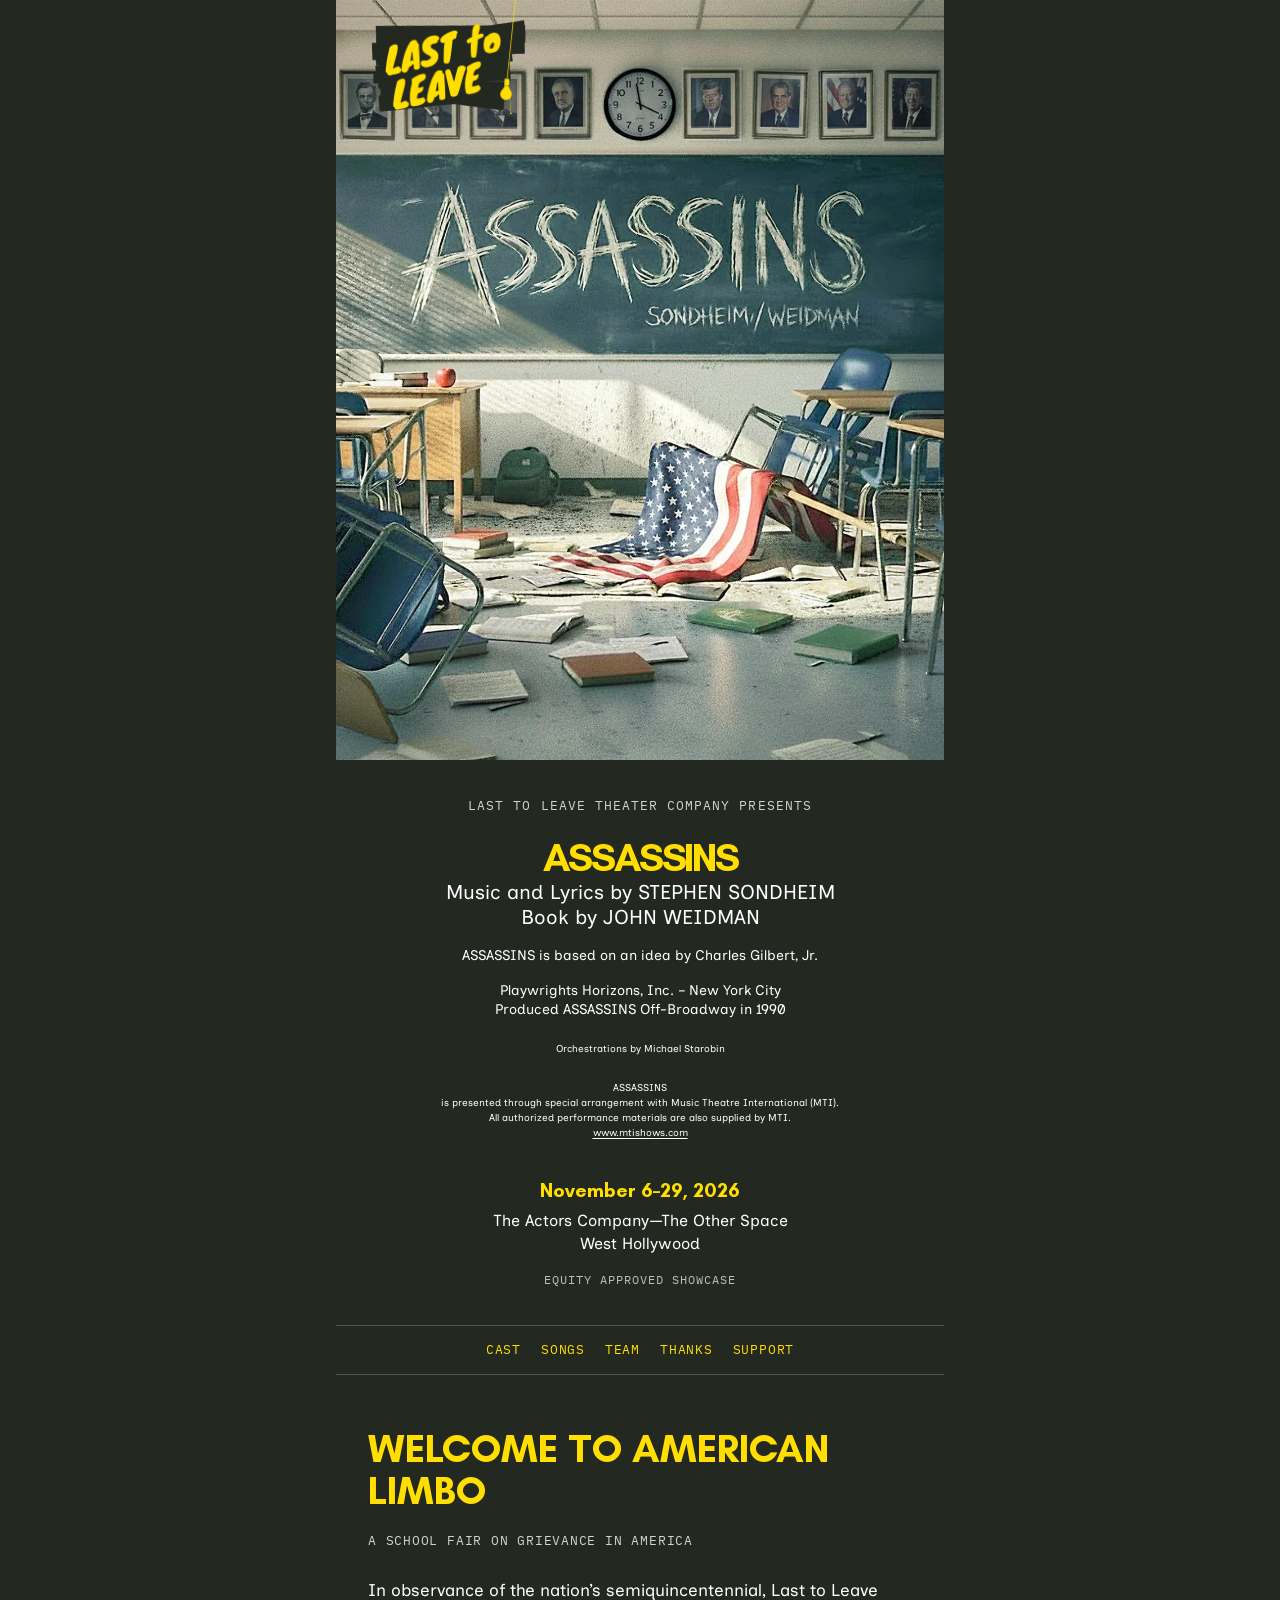
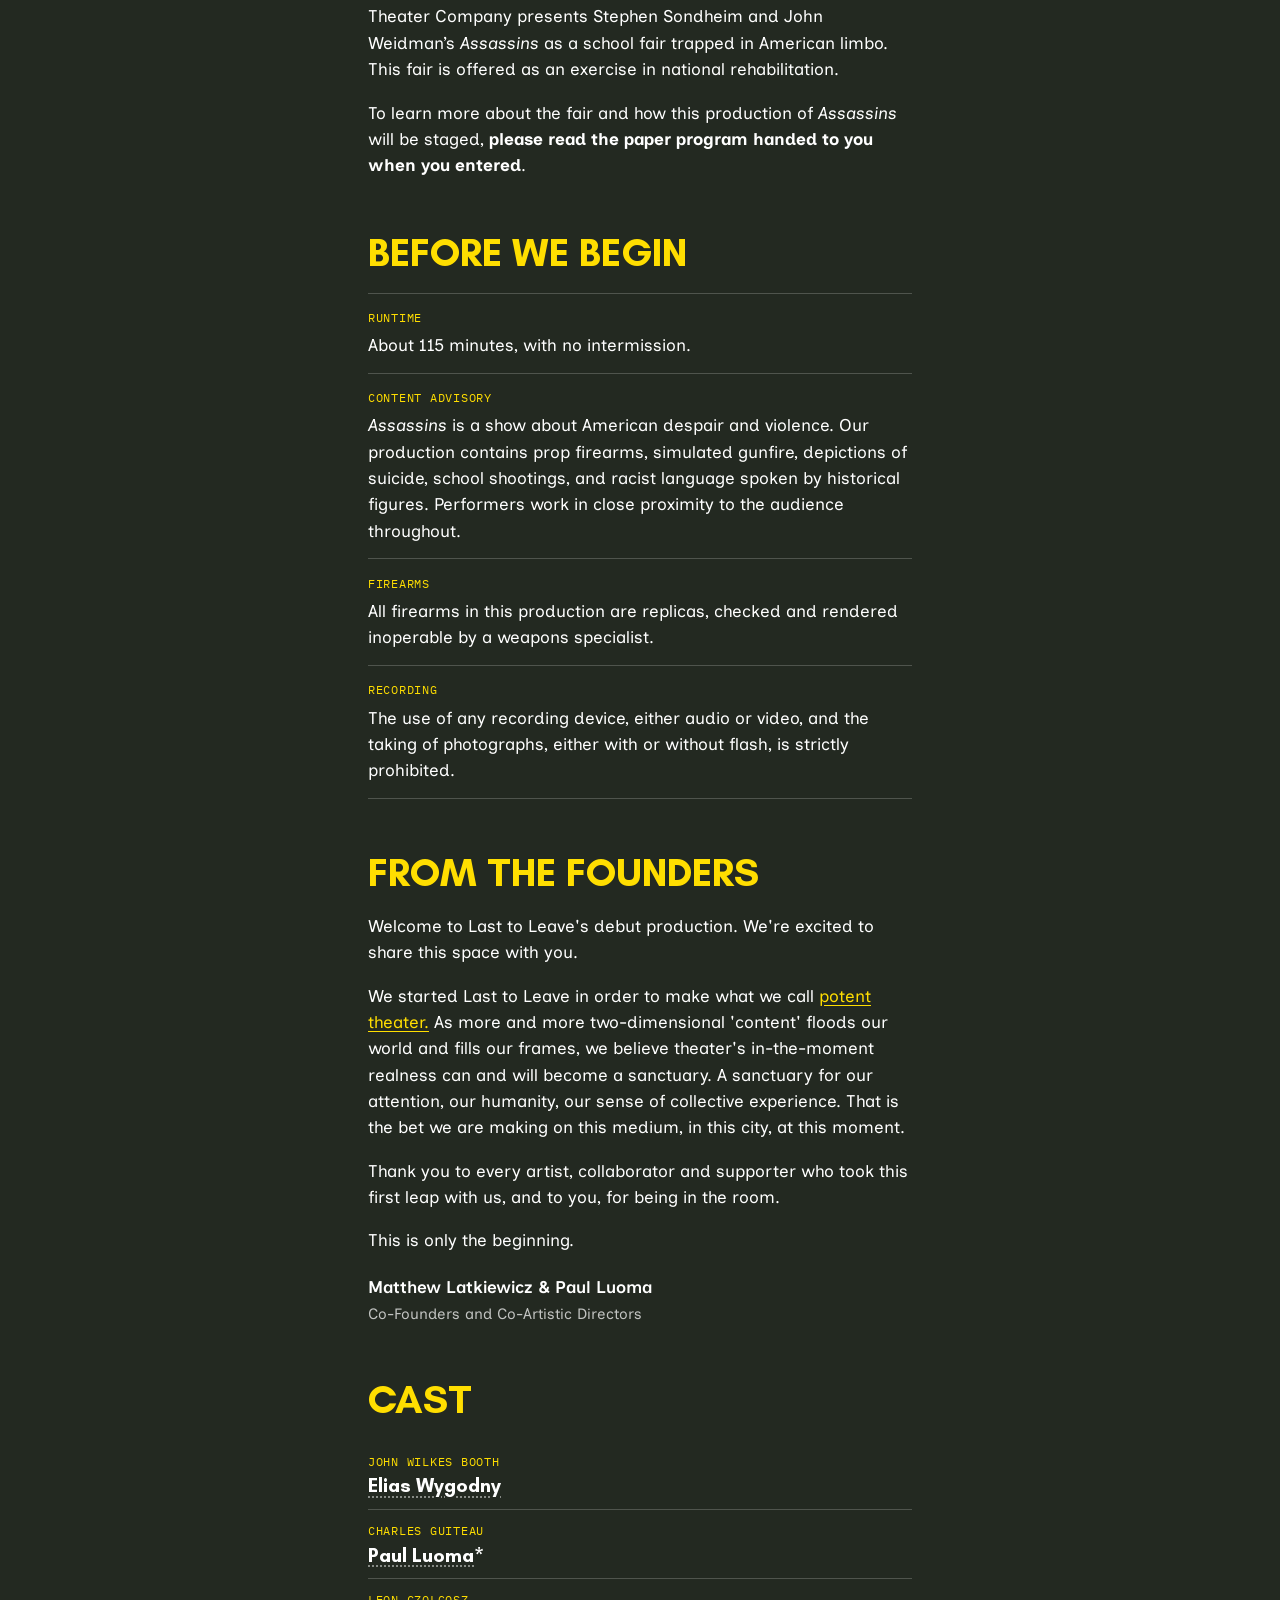
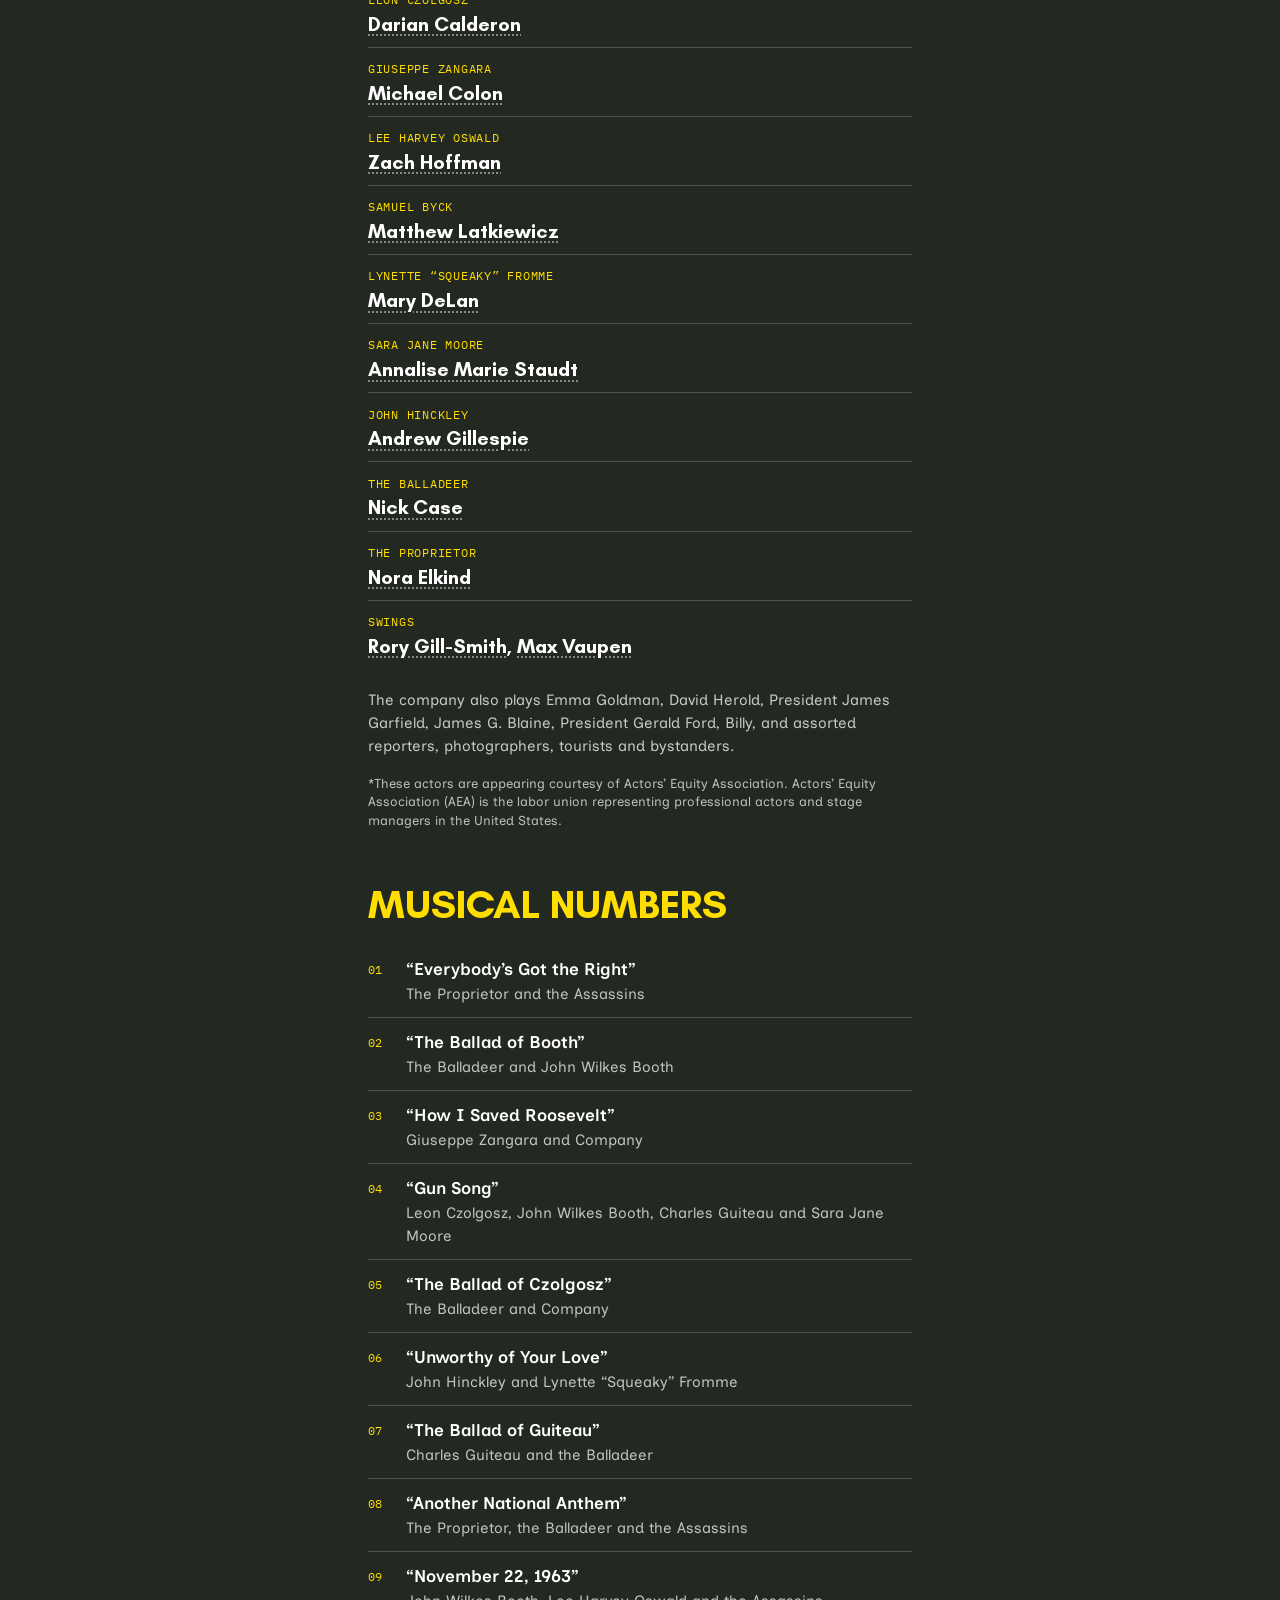
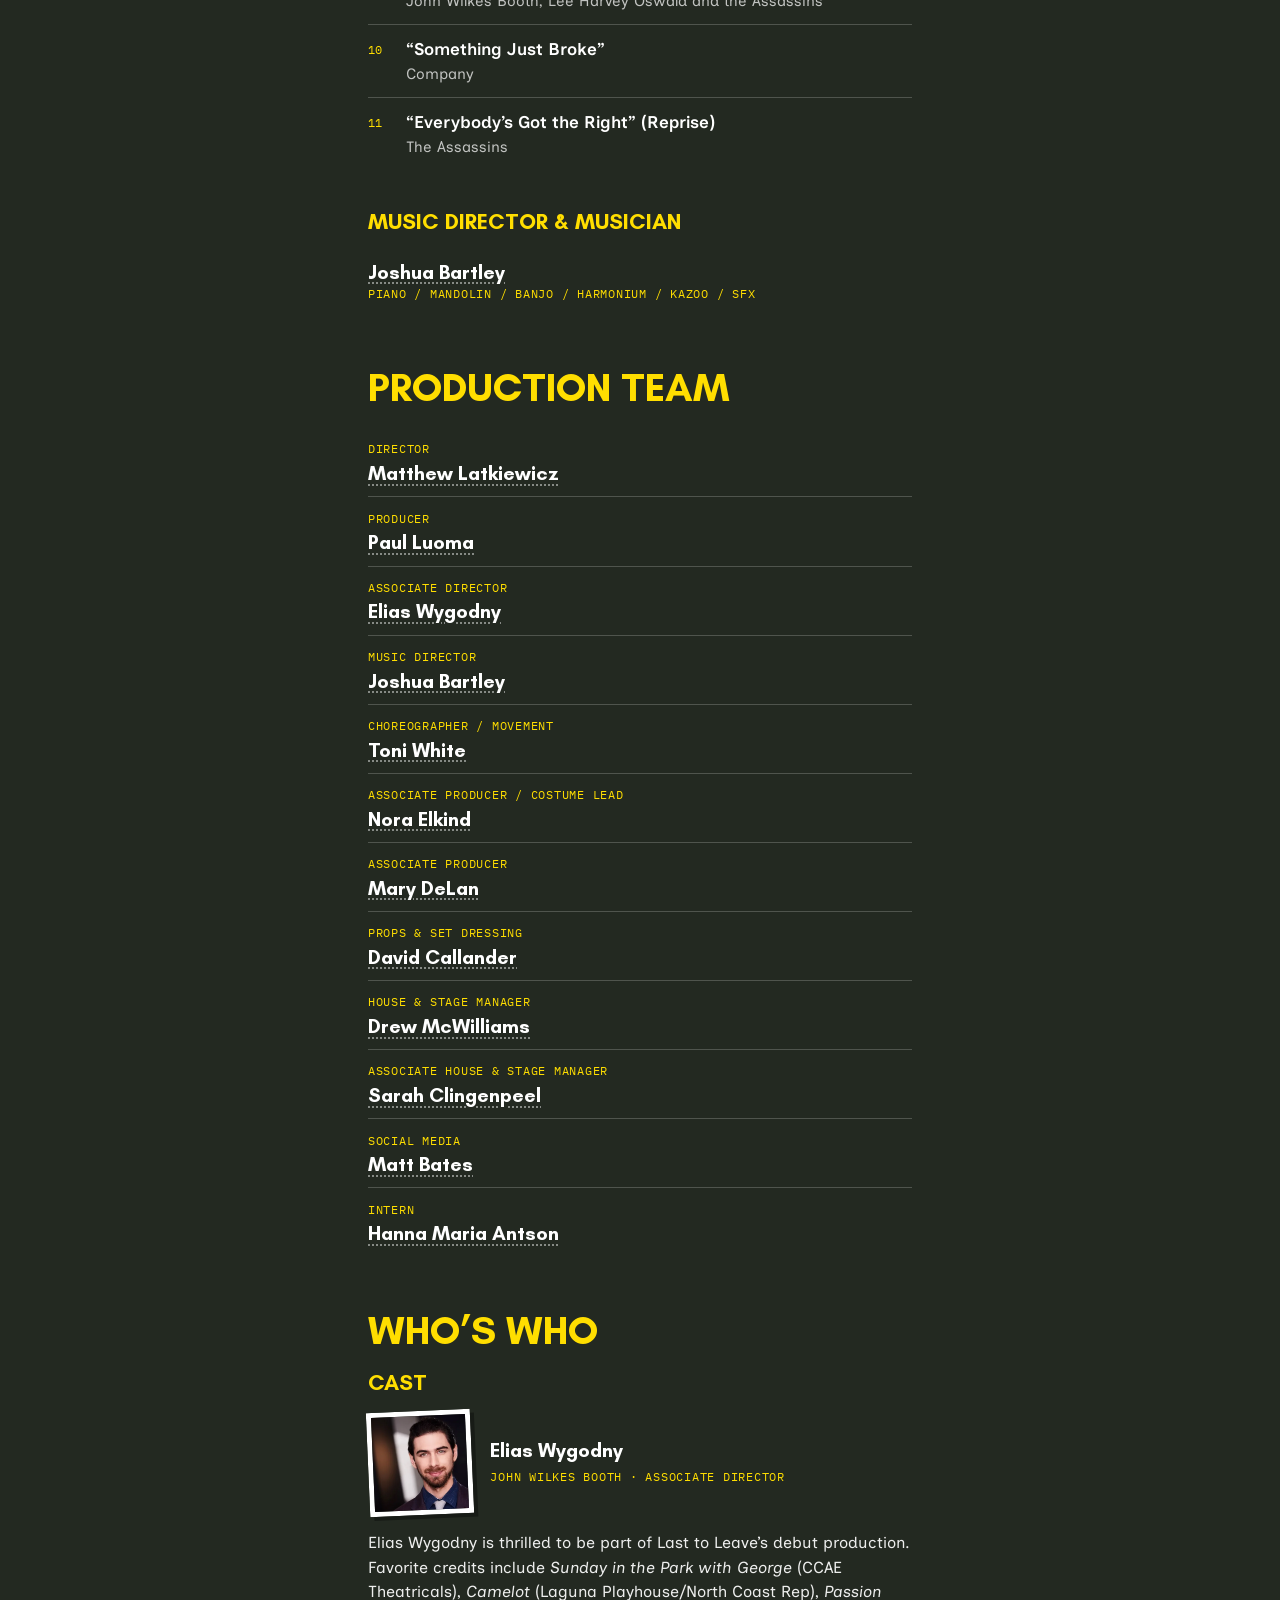
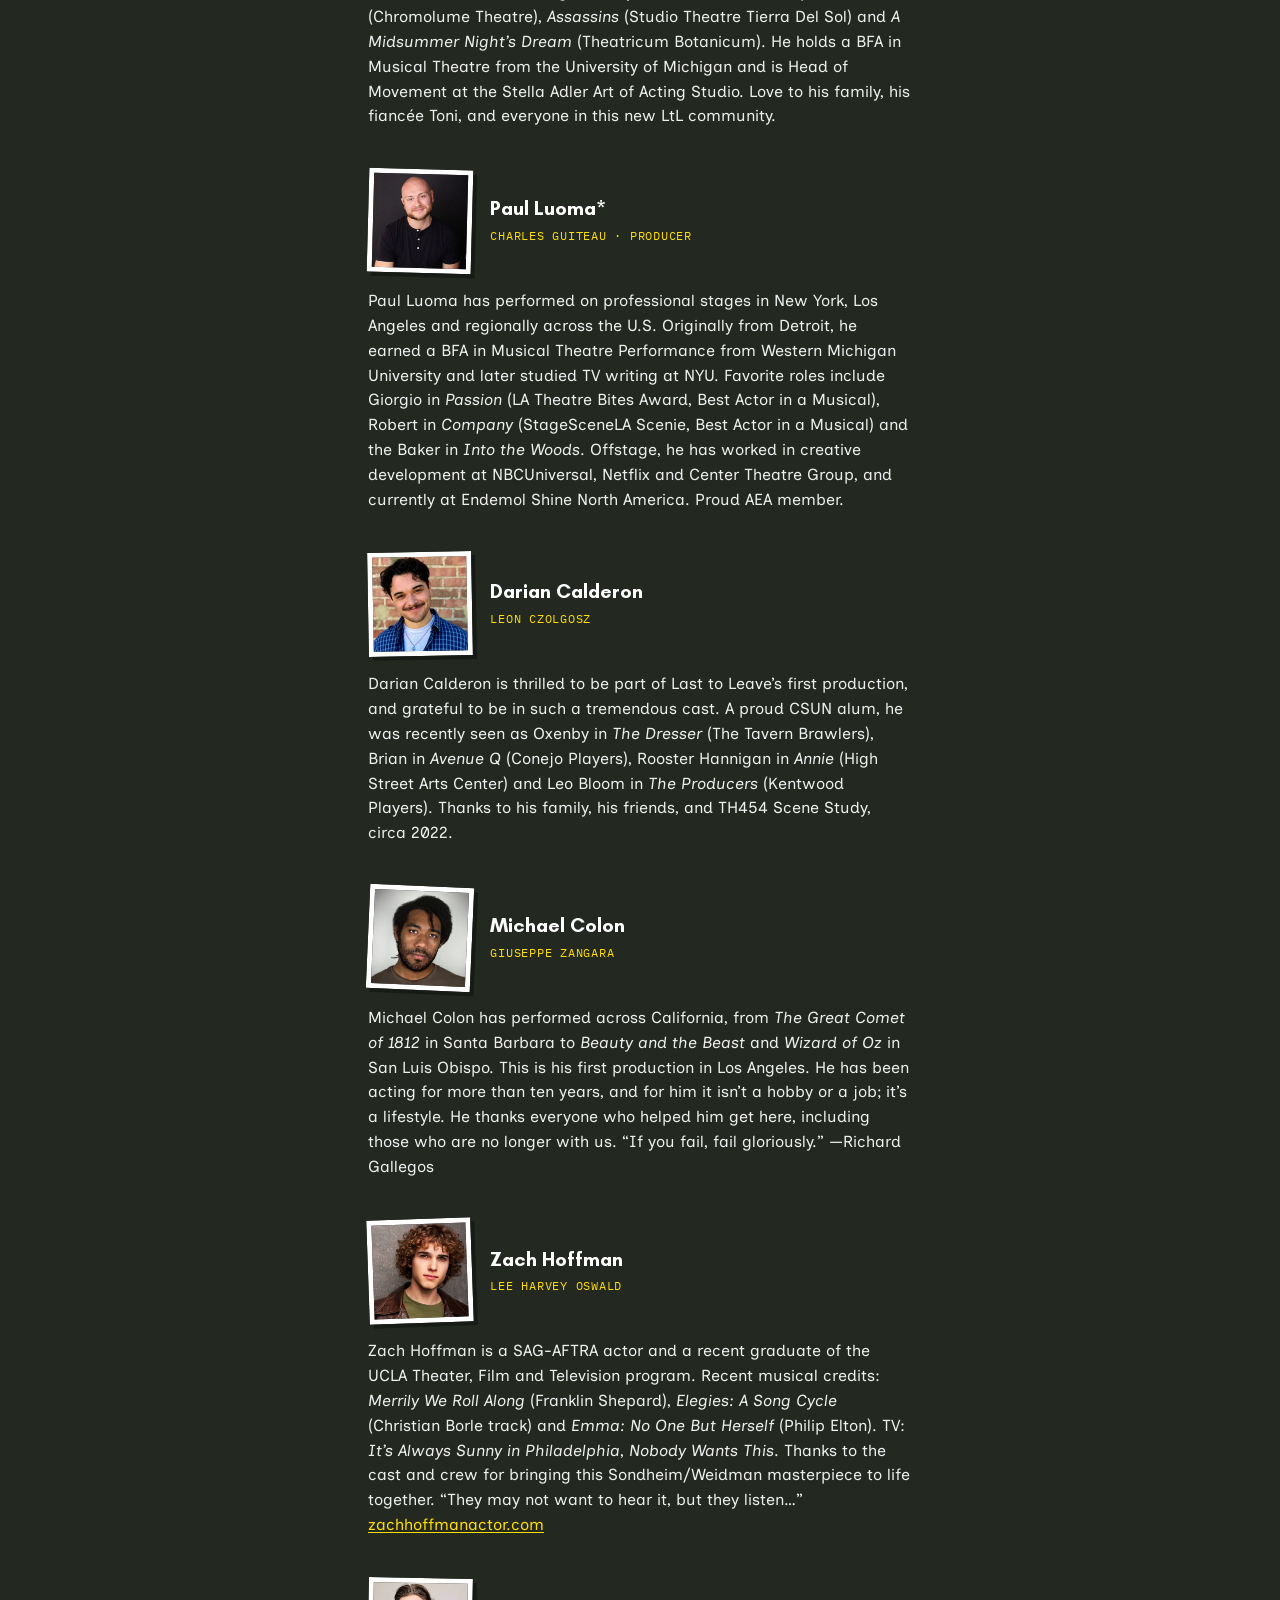
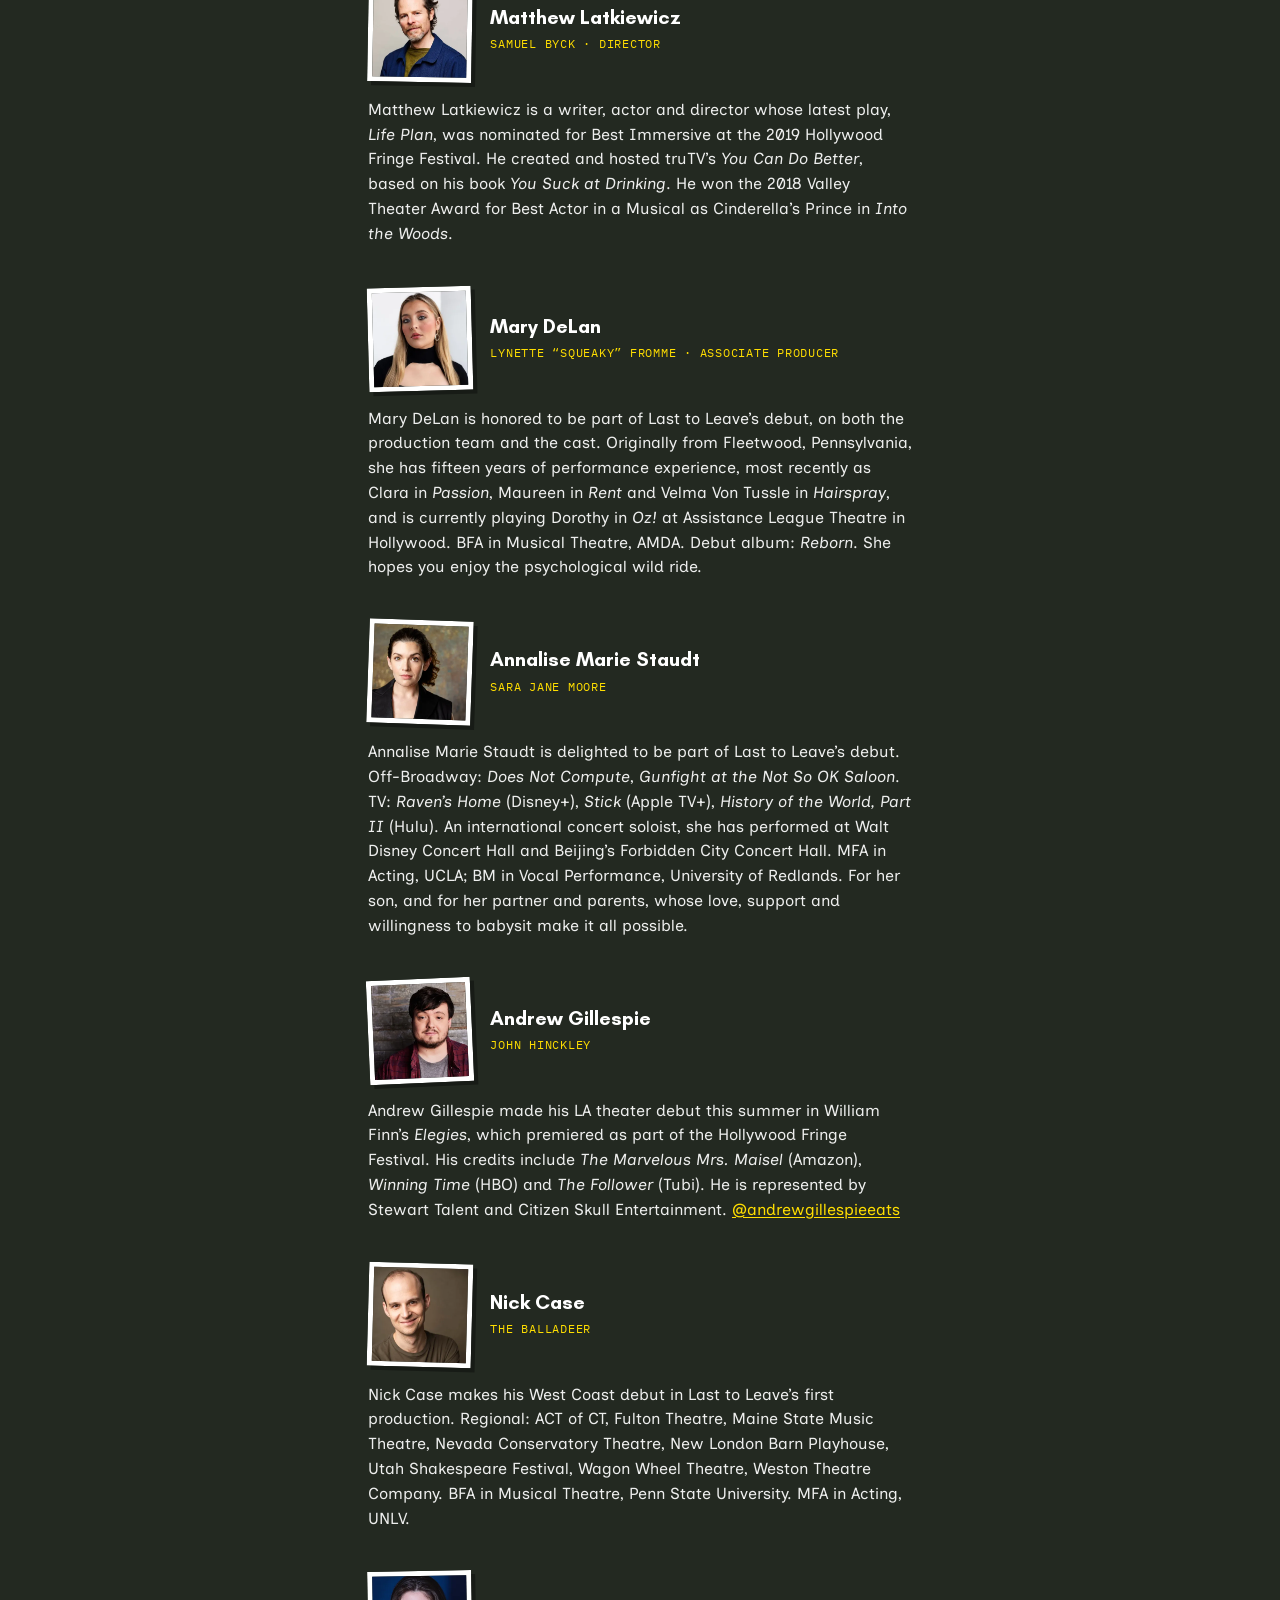
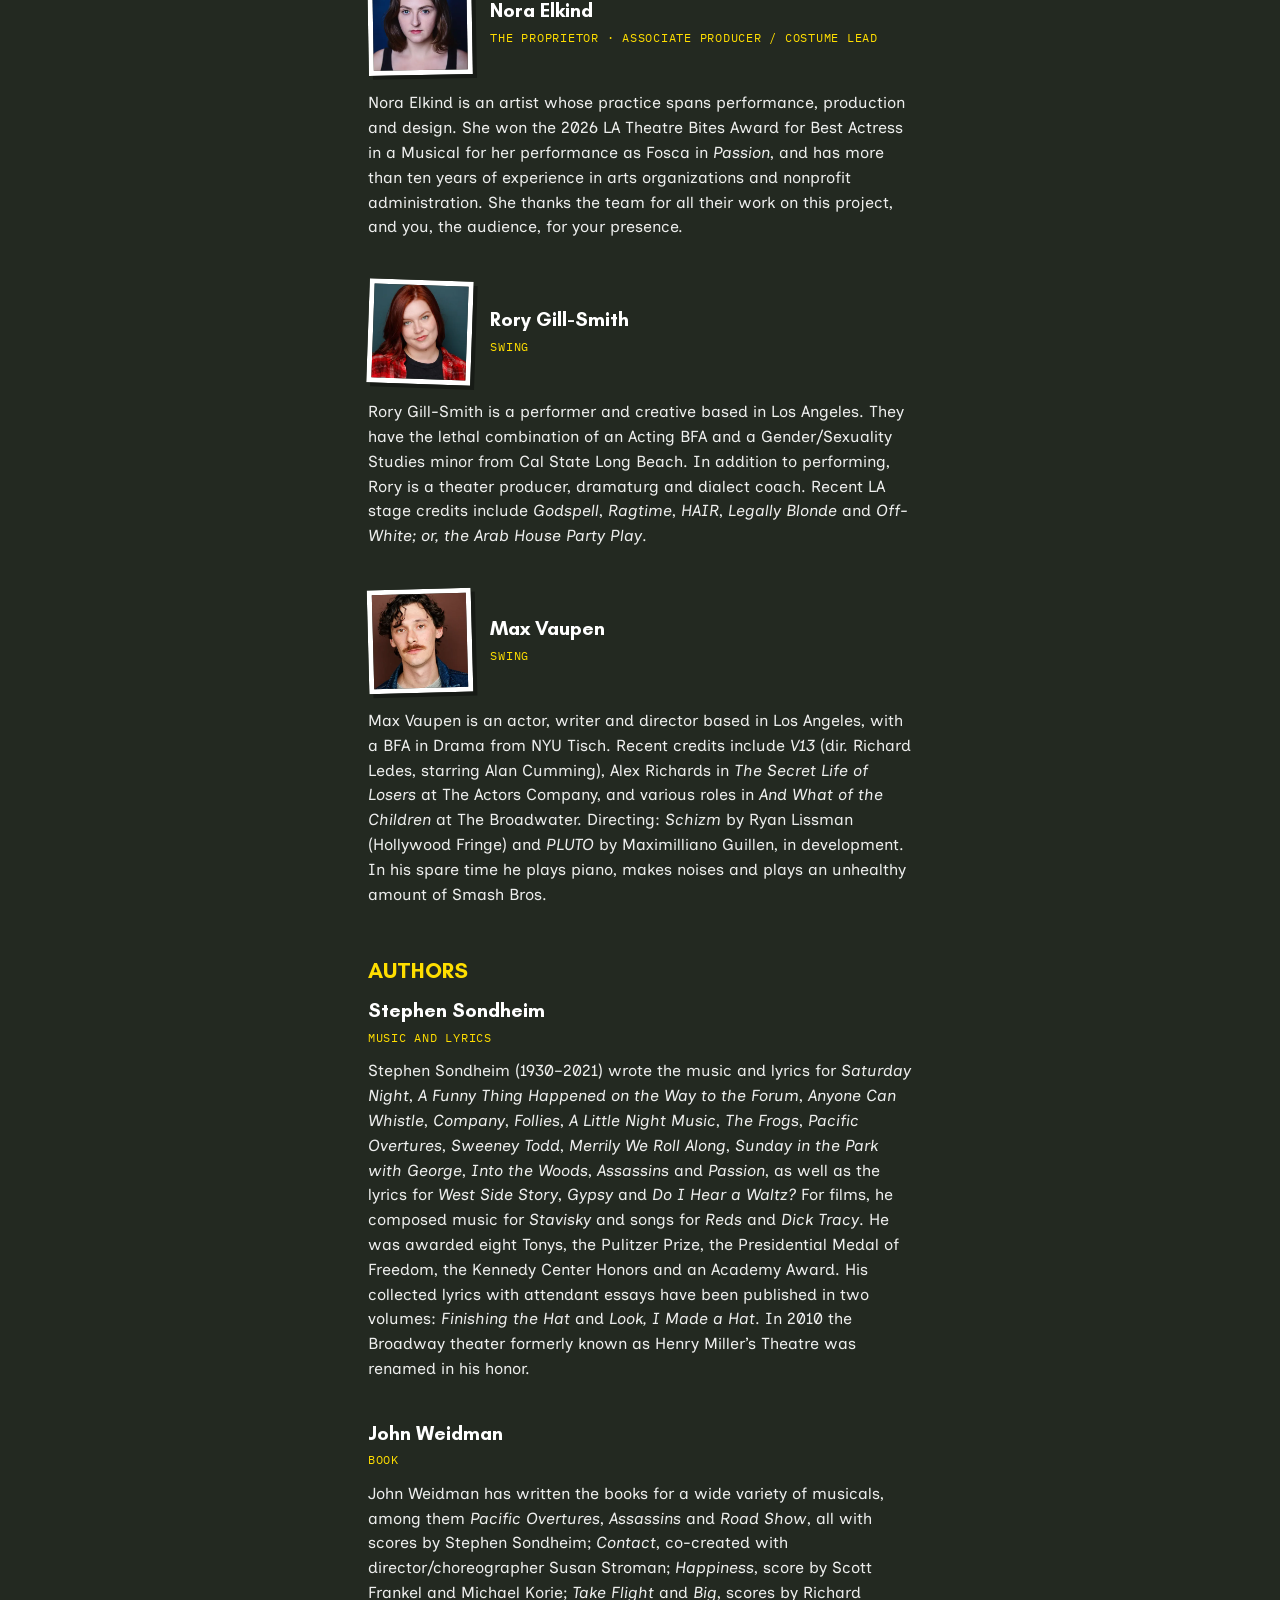
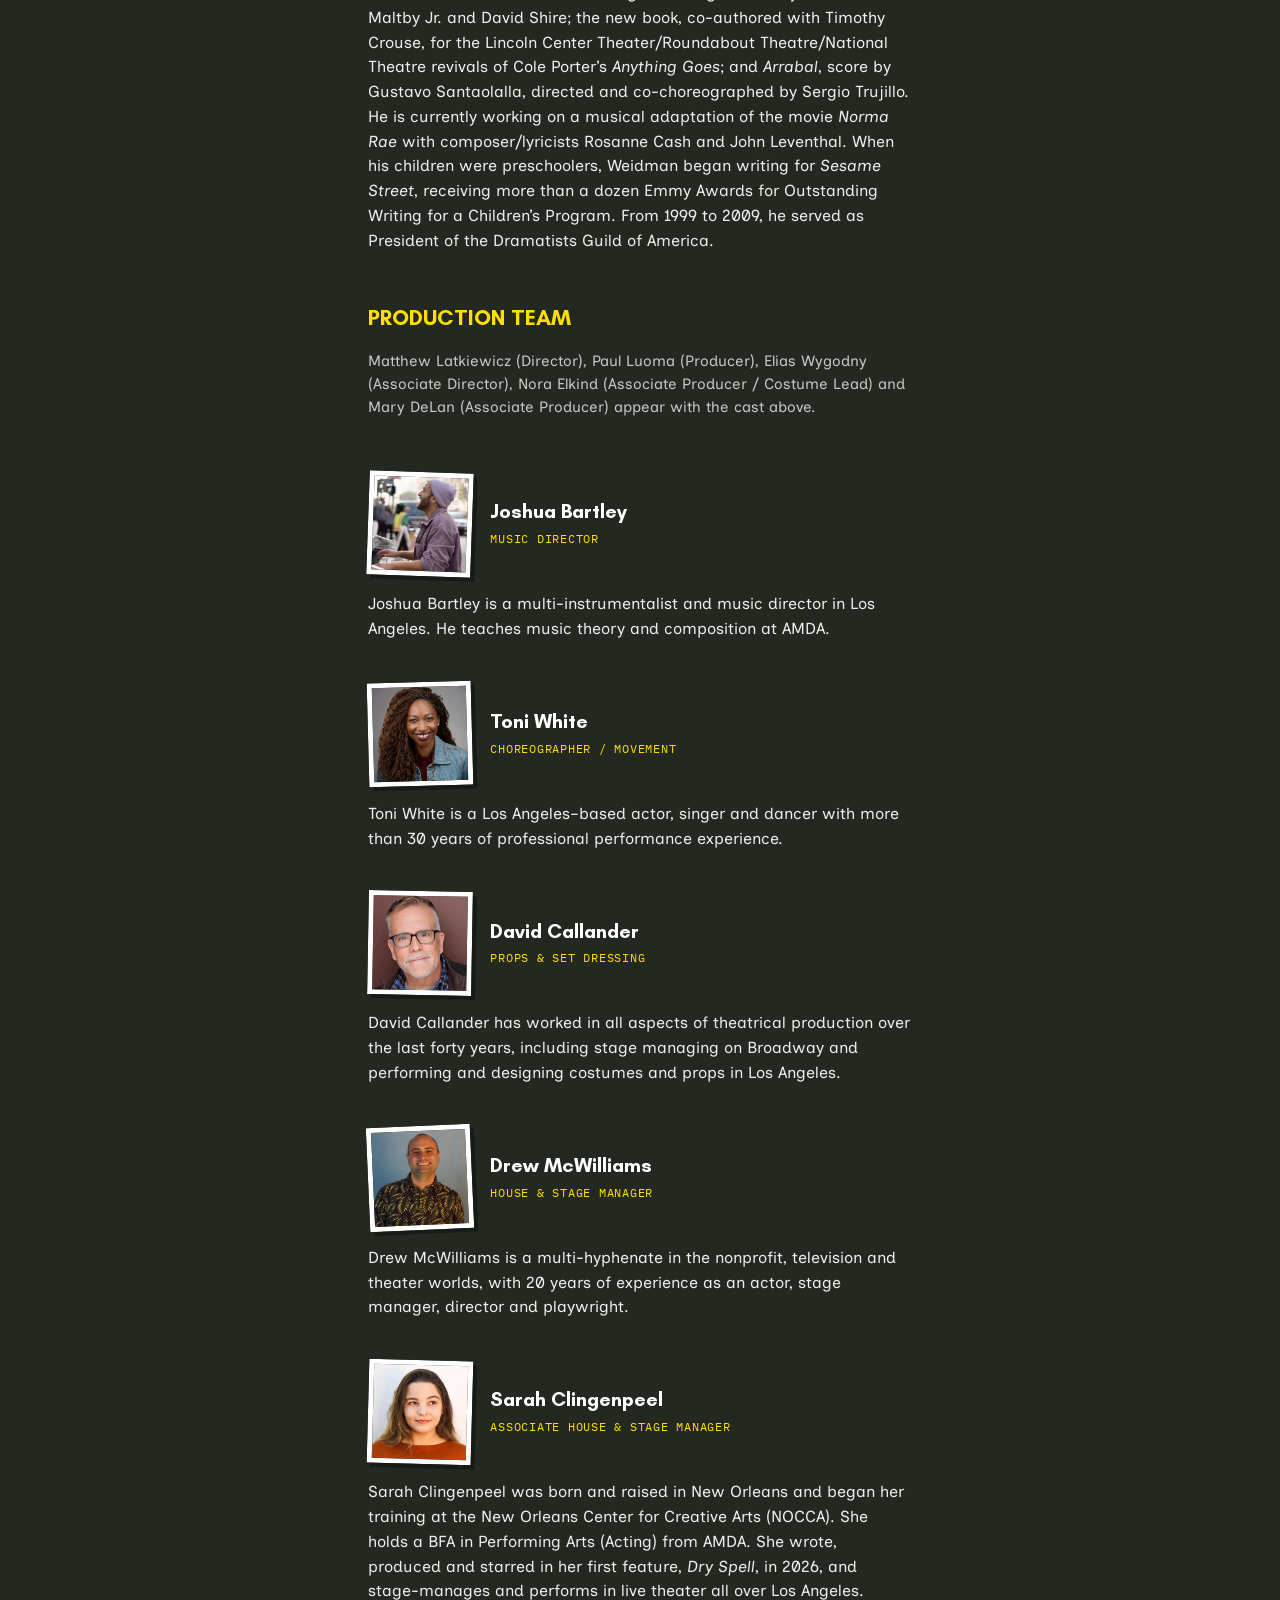
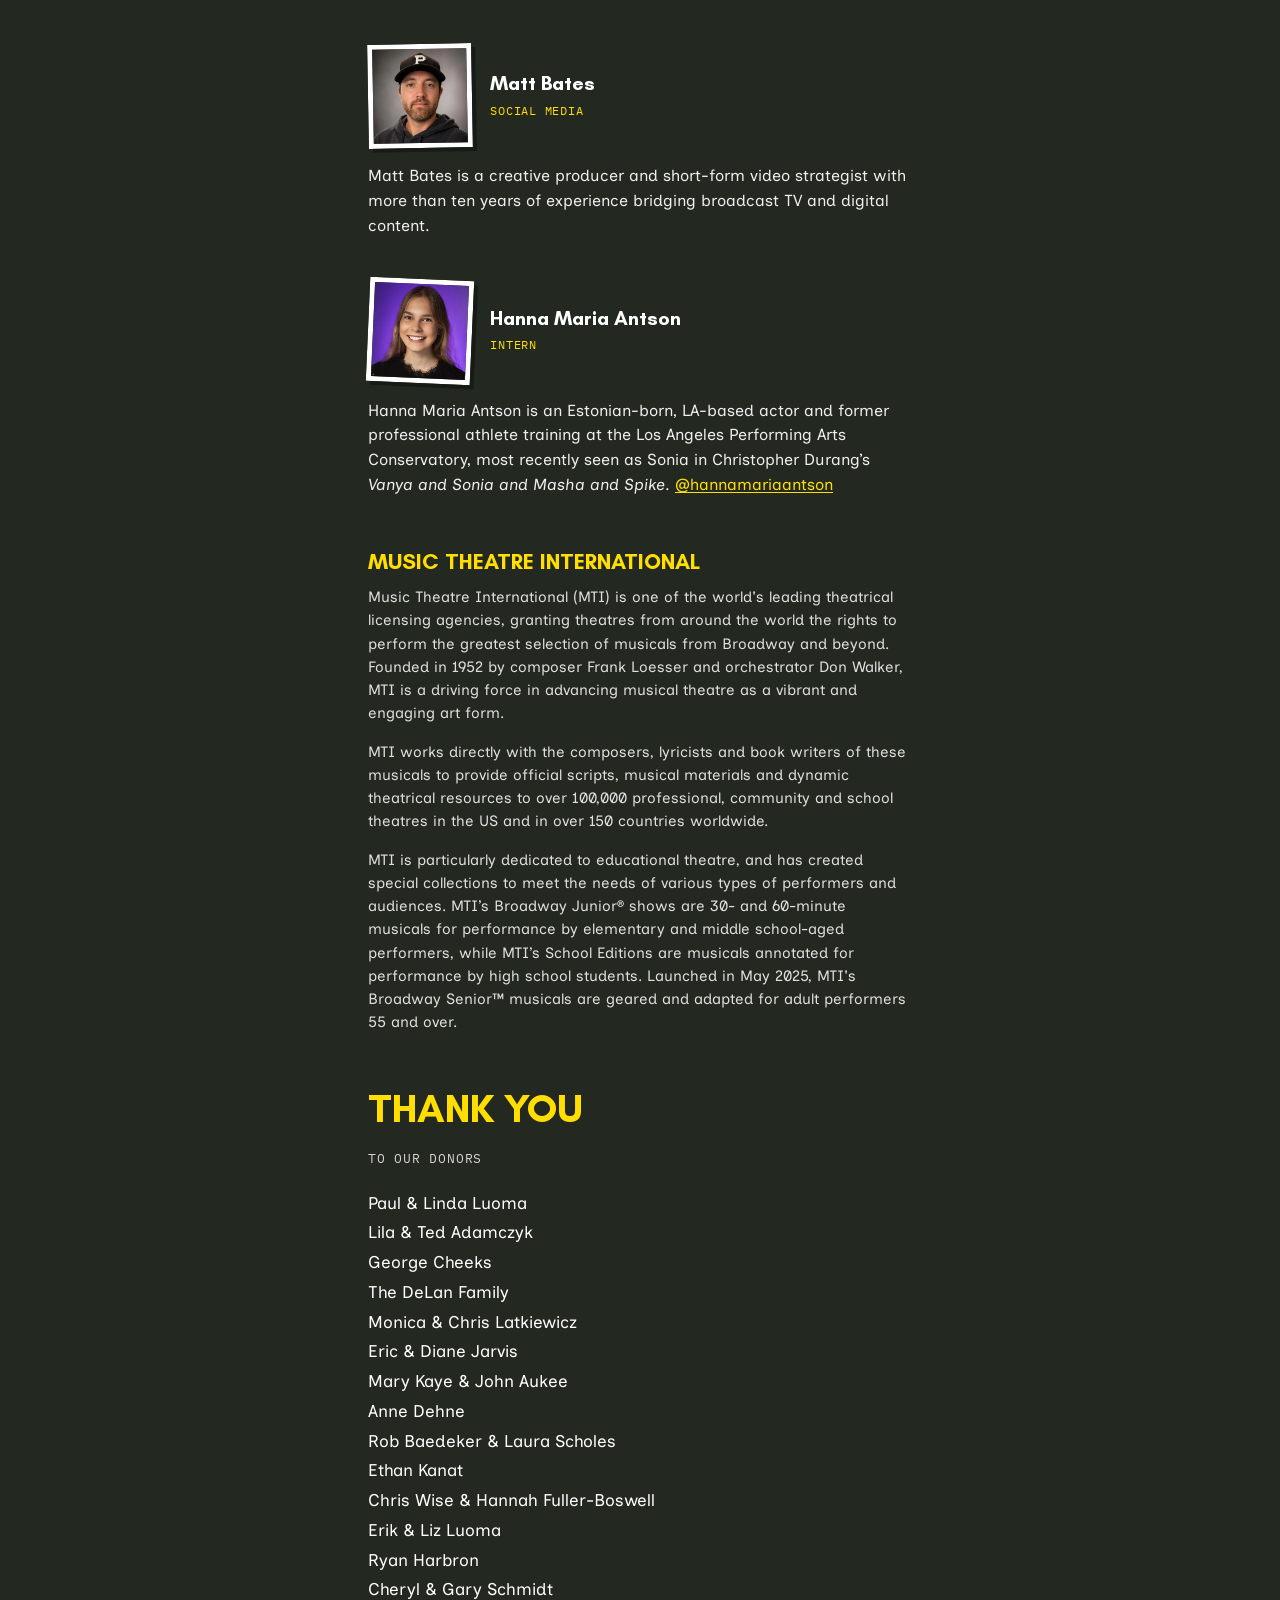
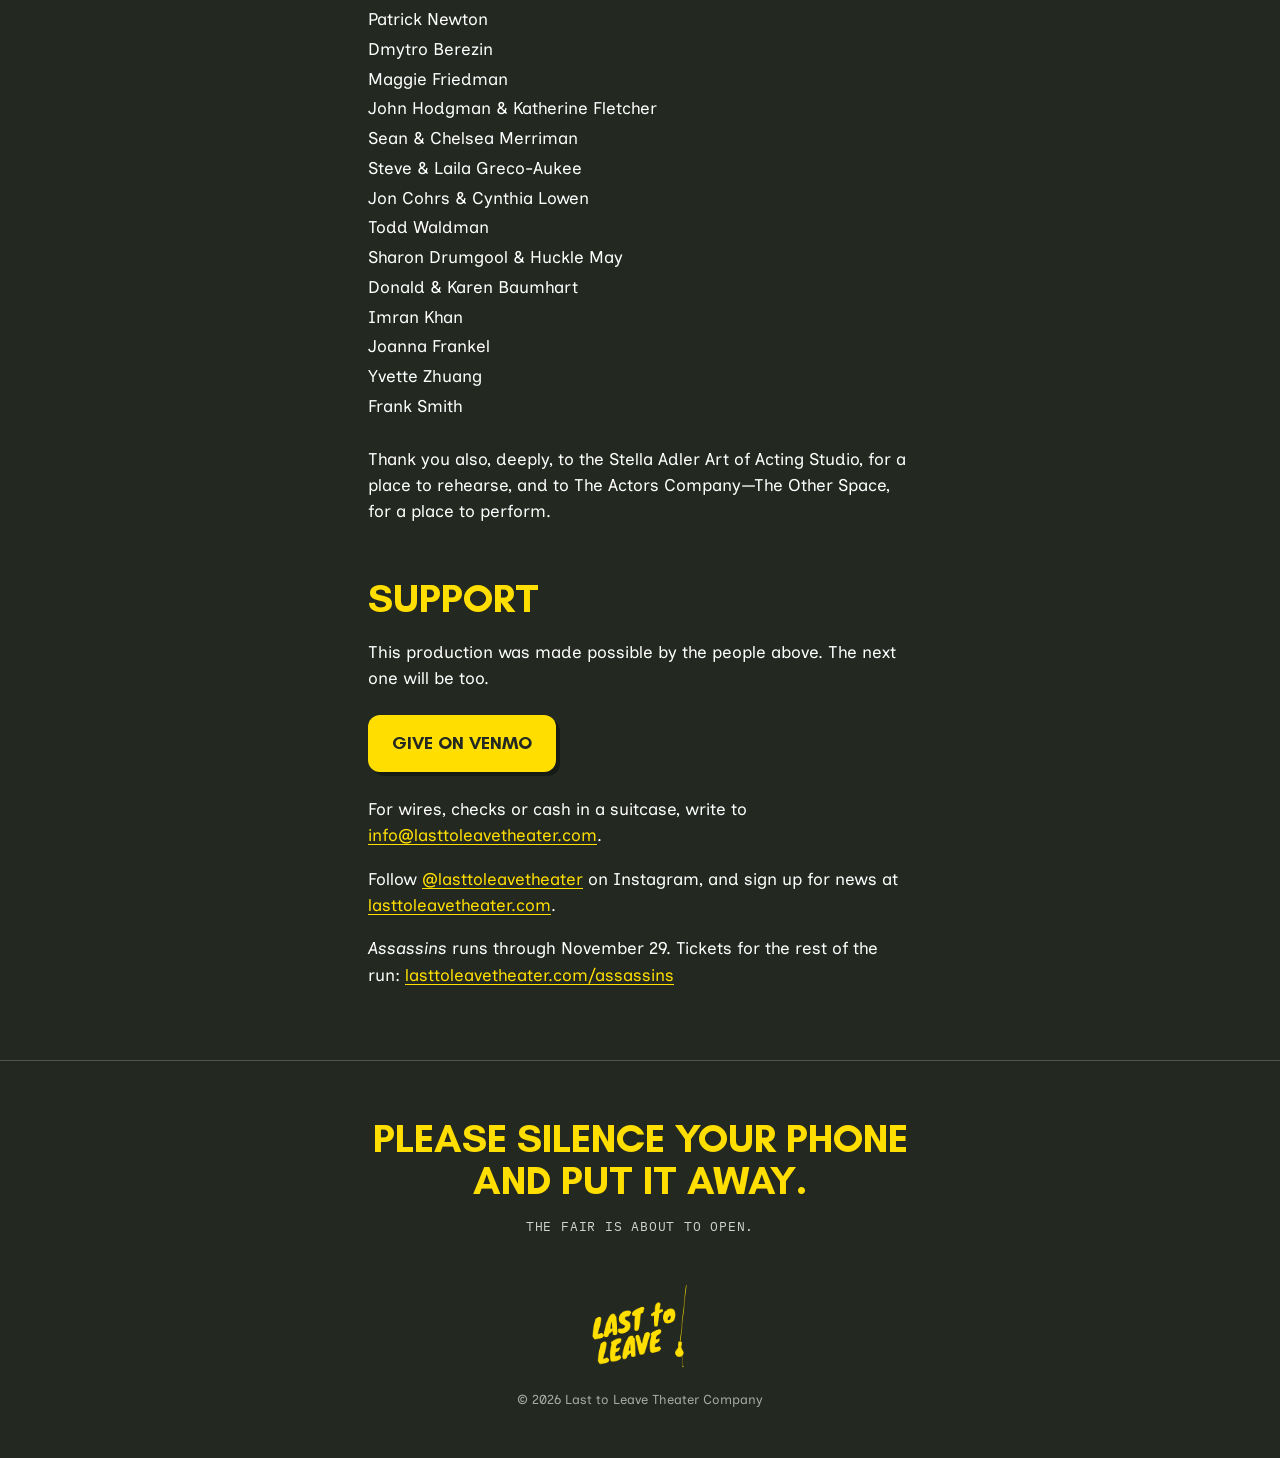
<file: assassins/program.html>
<!DOCTYPE html>
<html lang="en">
<head>
<meta charset="UTF-8">
<meta name="viewport" content="width=device-width, initial-scale=1.0, viewport-fit=cover">
<title>Program — ASSASSINS — Last to Leave Theater Co.</title>
<meta name="description" content="The program for Stephen Sondheim and John Weidman's ASSASSINS, presented by Last to Leave Theater Company. November 6–29, 2026 at The Other Space, West Hollywood.">
<!-- Matches the page field so Safari's toolbar and the overscroll area stay
     dark green instead of flashing white in a dark house. -->
<meta name="theme-color" content="#232921">
<meta name="format-detection" content="telephone=no">

<meta property="og:type" content="website">
<meta property="og:url" content="https://lasttoleavetheater.com/assassins/program.html">
<meta property="og:title" content="Program — ASSASSINS — Last to Leave Theater Co.">
<meta property="og:description" content="The program for Stephen Sondheim and John Weidman's ASSASSINS, presented by Last to Leave Theater Company.">
<meta property="og:image" content="https://lasttoleavetheater.com/images/assassins/og-card.jpg">
<meta property="og:image:width" content="1200">
<meta property="og:image:height" content="630">

<link rel="preconnect" href="https://fonts.googleapis.com">
<link rel="preconnect" href="https://fonts.gstatic.com" crossorigin>
<link href="https://fonts.googleapis.com/css2?family=Inclusive+Sans:ital,wght@0,400;0,600;0,700;1,400&family=IBM+Plex+Mono:wght@400;500&display=swap" rel="stylesheet">
<link rel="stylesheet" href="/css/program.css">
</head>
<body>

<!-- ==========================================================
     THE PROGRAM — /assassins/program.html
     Reached by QR code from the seats, read on a phone in the
     minutes before curtain. Standalone: shares no CSS or JS with
     the homepage or the show page (css/program.css only, no JS).
     Nothing on the site links here; the QR code is the way in.
     ========================================================== -->

<header class="cover">
  <img class="cover__art" src="/images/assassins/hero-4x5.webp" width="1080" height="1350"
       fetchpriority="high"
       alt="ASSASSINS, SONDHEIM / WEIDMAN, chalked on the blackboard of a wrecked classroom: desks overturned, papers scattered across the floor, an American flag slumped across a chair, a row of presidential portraits and a clock along the back wall.">
  <!-- The wordmark taped over the portraits, as on the printed cover.
       The tape is a CSS pseudo-element (see .cover__logo::before), so
       this stays one link and one image. -->
  <a class="cover__logo" href="/">
    <img src="/images/assassins/ltl-logo-yellow.png" width="1080" height="950"
         alt="Last to Leave Theater Company — home">
  </a>
</header>

<main>

<!-- ==========================================================
     TITLE PAGE + BILLING
     LEGAL COMPLIANCE ARTIFACT. The billing text is ported
     verbatim from the show page's #credits block and sized from
     one variable, --credit-scale (see css/program.css). Do not
     reword, re-order, or resize any single line. No box, border,
     rule, outline, or background panel may surround the billing.
     ========================================================== -->
<section class="title shell" aria-labelledby="showTitle">
  <p class="title__presenter">Last to Leave Theater Company presents</p>

  <div class="billing">
    <h1 class="billing__title" id="showTitle">ASSASSINS</h1>
    <p class="billing__author">Music and Lyrics by STEPHEN&nbsp;SONDHEIM</p>
    <p class="billing__author">Book by JOHN&nbsp;WEIDMAN</p>

    <p class="billing__note billing__note--group">ASSASSINS is based on an idea by Charles&nbsp;Gilbert,&nbsp;Jr.</p>

    <!-- &nbsp; inside a name only stops it splitting across lines on a phone;
         the words are unchanged. &#8211; is an EN dash, mandated. Not an em dash, not a hyphen. -->
    <p class="billing__note billing__note--group">Playwrights Horizons, Inc. &#8211; New York City</p>
    <p class="billing__note">Produced ASSASSINS Off-Broadway in 1990</p>

    <p class="billing__orchestration">Orchestrations by Michael Starobin</p>

    <p class="billing__mti">
      ASSASSINS<br>
      is presented through special arrangement with Music Theatre International (MTI).<br>
      All authorized performance materials are also supplied by MTI.<br>
      <a href="https://www.mtishows.com" target="_blank" rel="noopener noreferrer">www.mtishows.com</a>
    </p>
  </div>

  <p class="title__run">
    <span class="title__dates">November 6–29, 2026</span>
    The Actors Company—The Other Space<br>
    West Hollywood
  </p>
  <p class="title__equity">Equity Approved Showcase</p>
</section>

<!-- Jump links. Sit under the billing, then stick to the top of the
     screen once scrolled past (CSS only, position: sticky). No Who's Who
     link: every name in the Cast and Team lists links to its own bio,
     and this bar is the way back up. -->
<nav class="jump shell" aria-label="Program sections">
  <a href="#cast">Cast</a>
  <a href="#songs">Songs</a>
  <a href="#team">Team</a>
  <a href="#thanks">Thanks</a>
  <a href="#support">Support</a>
</nav>

<!-- ==========================================================
     THE PRODUCTION — approved public copy, verbatim.
     ========================================================== -->
<section class="section shell" id="limbo" aria-labelledby="limboHeading">
  <h2 class="section__heading" id="limboHeading">Welcome to American limbo</h2>
  <p class="kicker">A school fair on grievance in America</p>
  <br  />
  <div class="prose">
    <p>In observance of the nation’s semiquincentennial, Last to Leave Theater Company presents Stephen Sondheim and John Weidman’s <cite>Assassins</cite> as a school fair trapped in American limbo. This fair is offered as an exercise in national rehabilitation.</p>
    <p>To learn more about the fair and how this production of <em>Assassins</em> will be staged, <strong>please read the paper program handed to you when you entered</strong>.</p>
  </div>
</section>

<section class="section shell" id="before" aria-labelledby="beforeHeading">
  <h2 class="section__heading" id="beforeHeading">Before we begin</h2>
  <dl class="facts">
    <div class="facts__row">
      <dt>Runtime</dt>
      <dd>About 115 minutes, with no intermission.</dd>
    </div>
    <div class="facts__row">
      <dt>Content advisory</dt>
      <dd><cite>Assassins</cite> is a show about American despair and violence. Our production contains prop firearms, simulated gunfire, depictions of suicide, school shootings, and racist language spoken by historical figures. Performers work in close proximity to the audience throughout.</dd>
    </div>
    <div class="facts__row">
      <dt>Firearms</dt>
      <dd>All firearms in this production are replicas, checked and rendered inoperable by a weapons specialist.</dd>
    </div>
    <div class="facts__row">
      <dt>Recording</dt>
      <dd>The use of any recording device, either audio or video, and the taking of photographs, either with or without flash, is strictly prohibited.</dd>
    </div>
  </dl>
</section>

<!-- ==========================================================
     FROM THE FOUNDERS — Paul's note, cut to its story.
     The company's name stays out of headings here: no name may
     outrank the authors' credit (see --name-max in the CSS).
     ========================================================== -->
<section class="section shell" id="founders" aria-labelledby="foundersHeading">
  <h2 class="section__heading" id="foundersHeading">From the founders</h2>
  <div class="prose">
    <p>Welcome to Last to Leave's debut production. We're excited to share this space with you. </p> 
    <p>We started Last to Leave in order to make what we call <a href="/index.html">potent theater.</a> As more and more two-dimensional 'content' floods our world and fills our frames, we believe theater's in-the-moment realness can and will become a sanctuary. A sanctuary for our attention, our humanity, our sense of collective experience. That is the bet we are making on this medium, in this city, at this moment.</p>
    <p>Thank you to every artist, collaborator and supporter who took this first leap with us, and to you, for being in the room.</p>
    <p>This is only the beginning.</p>
  </div>
  <p class="signature">Matthew Latkiewicz &amp; Paul Luoma<br><span>Co-Founders and Co-Artistic Directors</span></p>
</section>

<!-- ==========================================================
     CAST
     Role names are the script's (Balladeer, Proprietor). Names
     link to their Who's Who entries below.
     ========================================================== -->
<section class="section shell" id="cast" aria-labelledby="castHeading">
  <h2 class="section__heading" id="castHeading">Cast</h2>
  <dl class="roster">
    <div class="roster__row"><dt>John Wilkes Booth</dt><dd><a href="#elias-wygodny">Elias Wygodny</a></dd></div>
    <div class="roster__row"><dt>Charles Guiteau</dt><dd><a href="#paul-luoma">Paul Luoma</a>*</dd></div>
    <div class="roster__row"><dt>Leon Czolgosz</dt><dd><a href="#darian-calderon">Darian Calderon</a></dd></div>
    <div class="roster__row"><dt>Giuseppe Zangara</dt><dd><a href="#michael-colon">Michael Colon</a></dd></div>
    <div class="roster__row"><dt>Lee Harvey Oswald</dt><dd><a href="#zach-hoffman">Zach Hoffman</a></dd></div>
    <div class="roster__row"><dt>Samuel Byck</dt><dd><a href="#matthew-latkiewicz">Matthew Latkiewicz</a></dd></div>
    <div class="roster__row"><dt>Lynette “Squeaky” Fromme</dt><dd><a href="#mary-delan">Mary DeLan</a></dd></div>
    <div class="roster__row"><dt>Sara Jane Moore</dt><dd><a href="#annalise-marie-staudt">Annalise Marie Staudt</a></dd></div>
    <div class="roster__row"><dt>John Hinckley</dt><dd><a href="#andrew-gillespie">Andrew Gillespie</a></dd></div>
    <div class="roster__row"><dt>The Balladeer</dt><dd><a href="#nick-case">Nick Case</a></dd></div>
    <div class="roster__row"><dt>The Proprietor</dt><dd><a href="#nora-elkind">Nora Elkind</a></dd></div>
    <div class="roster__row"><dt>Swings</dt><dd><a href="#rory-gill-smith">Rory Gill-Smith</a>, <a href="#max-vaupen">Max Vaupen</a></dd></div>
  </dl>
  <p class="note">The company also plays Emma Goldman, David Herold, President James Garfield, James G. Blaine, President Gerald Ford, Billy, and assorted reporters, photographers, tourists and bystanders.</p>
  <!-- Equity footnote: directly under the cast, never inside the billing. -->
  <p class="footnote">*These actors are appearing courtesy of Actors’ Equity Association. Actors’ Equity Association (AEA) is the labor union representing professional actors and stage managers in the United States.</p>
</section>

<section class="section shell" id="songs" aria-labelledby="songsHeading">
  <h2 class="section__heading" id="songsHeading">Musical numbers</h2>
  <ol class="songs">
    <li><span class="songs__title">“Everybody’s Got the Right”</span> <span class="songs__by">The Proprietor and the Assassins</span></li>
    <li><span class="songs__title">“The Ballad of Booth”</span> <span class="songs__by">The Balladeer and John Wilkes Booth</span></li>
    <li><span class="songs__title">“How I Saved Roosevelt”</span> <span class="songs__by">Giuseppe Zangara and Company</span></li>
    <li><span class="songs__title">“Gun Song”</span> <span class="songs__by">Leon Czolgosz, John Wilkes Booth, Charles Guiteau and Sara Jane Moore</span></li>
    <li><span class="songs__title">“The Ballad of Czolgosz”</span> <span class="songs__by">The Balladeer and Company</span></li>
    <li><span class="songs__title">“Unworthy of Your Love”</span> <span class="songs__by">John Hinckley and Lynette “Squeaky” Fromme</span></li>
    <li><span class="songs__title">“The Ballad of Guiteau”</span> <span class="songs__by">Charles Guiteau and the Balladeer</span></li>
    <li><span class="songs__title">“Another National Anthem”</span> <span class="songs__by">The Proprietor, the Balladeer and the Assassins</span></li>
    <li><span class="songs__title">“November 22, 1963”</span> <span class="songs__by">John Wilkes Booth, Lee Harvey Oswald and the Assassins</span></li>
    <li><span class="songs__title">“Something Just Broke”</span> <span class="songs__by">Company</span></li>
    <li><span class="songs__title">“Everybody’s Got the Right” (Reprise)</span> <span class="songs__by">The Assassins</span></li>
  </ol>

  <h3 class="section__subheading">Music Director & Musician</h3>
  <dl class="roster">
    <div class="roster__row"><dd><a href="#joshua-bartley">Joshua Bartley</a></dd><dt>Piano / Mandolin / Banjo / Harmonium / Kazoo / SFX </dt></div>
  </dl>
</section>

<!-- ==========================================================
     PRODUCTION TEAM — the at-a-glance list. Each name links to its
     bio in Who's Who, as the cast list does. MTI: creative-team bios in the program require
     the authors' bios and MTI's too; they sit together there.
     Never ship one without the other.
     ========================================================== -->
<section class="section shell" id="team" aria-labelledby="teamHeading">
  <h2 class="section__heading" id="teamHeading">Production team</h2>
  <dl class="roster">
    <div class="roster__row"><dt>Director</dt><dd><a href="#matthew-latkiewicz">Matthew Latkiewicz</a></dd></div>
    <div class="roster__row"><dt>Producer</dt><dd><a href="#paul-luoma">Paul Luoma</a></dd></div>
    <div class="roster__row"><dt>Associate Director</dt><dd><a href="#elias-wygodny">Elias Wygodny</a></dd></div>
    <div class="roster__row"><dt>Music Director</dt><dd><a href="#joshua-bartley">Joshua Bartley</a></dd></div>
    <div class="roster__row"><dt>Choreographer / Movement</dt><dd><a href="#toni-white">Toni White</a></dd></div>
    <div class="roster__row"><dt>Associate Producer / Costume Lead</dt><dd><a href="#nora-elkind">Nora Elkind</a></dd></div>
    <div class="roster__row"><dt>Associate Producer</dt><dd><a href="#mary-delan">Mary DeLan</a></dd></div>
    <div class="roster__row"><dt>Props &amp; Set Dressing</dt><dd><a href="#david-callander">David Callander</a></dd></div>
    <div class="roster__row"><dt>House &amp; Stage Manager</dt><dd><a href="#drew-mcwilliams">Drew McWilliams</a></dd></div>
    <div class="roster__row"><dt>Associate House &amp; Stage Manager</dt><dd><a href="#sarah-clingenpeel">Sarah Clingenpeel</a></dd></div>
    <div class="roster__row"><dt>Social Media</dt><dd><a href="#matt-bates">Matt Bates</a></dd></div>
    <div class="roster__row"><dt>Intern</dt><dd><a href="#hanna-maria-antson">Hanna Maria Antson</a></dd></div>
  </dl>
</section>

<!-- ==========================================================
     WHO'S WHO — cast, then authors, then production team, then
     MTI: the order a Broadway program runs. One bio per person;
     anyone in both the cast and the team keeps their cast bio,
     with both roles on the role line.
     Tilts are assigned by hand, one per photo, never generated:
     the skew is composed, not random. Keep within ±3deg.
     ========================================================== -->
<section class="section shell" id="whos-who" aria-labelledby="whosWhoHeading">
  <h2 class="section__heading" id="whosWhoHeading">Who’s who</h2>

  <h3 class="section__subheading section__subheading--first">Cast</h3>
  <div class="bios">

    <article class="bio" id="elias-wygodny">
      <div class="bio__head">
        <img class="bio__photo" style="--tilt: -2.5deg" src="/images/assassins/cast/elias-wygodny.webp" width="360" height="360" loading="lazy" decoding="async" alt="">
        <div>
          <h4 class="bio__name">Elias Wygodny</h4>
          <p class="bio__role">John Wilkes Booth · Associate Director</p>
        </div>
      </div>
      <p class="bio__text">Elias Wygodny is thrilled to be part of Last to Leave’s debut production. Favorite credits include <i>Sunday in the Park with George</i> (CCAE Theatricals), <i>Camelot</i> (Laguna Playhouse/North Coast Rep), <i>Passion</i> (Chromolume Theatre), <i>Assassins</i> (Studio Theatre Tierra Del Sol) and <i>A Midsummer Night’s Dream</i> (Theatricum Botanicum). He holds a BFA in Musical Theatre from the University of Michigan and is Head of Movement at the Stella Adler Art of Acting Studio. Love to his family, his fiancée Toni, and everyone in this new LtL community.</p>
    </article>

    <article class="bio" id="paul-luoma">
      <div class="bio__head">
        <img class="bio__photo" style="--tilt: 1.5deg" src="/images/assassins/cast/paul-luoma.webp" width="360" height="360" loading="lazy" decoding="async" alt="">
        <div>
          <h4 class="bio__name">Paul Luoma*</h4>
          <p class="bio__role">Charles Guiteau · Producer</p>
        </div>
      </div>
      <p class="bio__text">Paul Luoma has performed on professional stages in New York, Los Angeles and regionally across the U.S. Originally from Detroit, he earned a BFA in Musical Theatre Performance from Western Michigan University and later studied TV writing at NYU. Favorite roles include Giorgio in <i>Passion</i> (LA Theatre Bites Award, Best Actor in a Musical), Robert in <i>Company</i> (StageSceneLA Scenie, Best Actor in a Musical) and the Baker in <i>Into the Woods</i>. Offstage, he has worked in creative development at NBCUniversal, Netflix and Center Theatre Group, and currently at Endemol Shine North America. Proud AEA member.</p>
    </article>

    <article class="bio" id="darian-calderon">
      <div class="bio__head">
        <img class="bio__photo" style="--tilt: -1deg" src="/images/assassins/cast/darian-calderon.webp" width="360" height="360" loading="lazy" decoding="async" alt="">
        <div>
          <h4 class="bio__name">Darian Calderon</h4>
          <p class="bio__role">Leon Czolgosz</p>
        </div>
      </div>
      <p class="bio__text">Darian Calderon is thrilled to be part of Last to Leave’s first production, and grateful to be in such a tremendous cast. A proud CSUN alum, he was recently seen as Oxenby in <i>The Dresser</i> (The Tavern Brawlers), Brian in <i>Avenue Q</i> (Conejo Players), Rooster Hannigan in <i>Annie</i> (High Street Arts Center) and Leo Bloom in <i>The Producers</i> (Kentwood Players). Thanks to his family, his friends, and TH454 Scene Study, circa 2022.</p>
    </article>

    <article class="bio" id="michael-colon">
      <div class="bio__head">
        <img class="bio__photo" style="--tilt: 2.5deg" src="/images/assassins/cast/michael-colon.webp" width="360" height="360" loading="lazy" decoding="async" alt="">
        <div>
          <h4 class="bio__name">Michael Colon</h4>
          <p class="bio__role">Giuseppe Zangara</p>
        </div>
      </div>
      <p class="bio__text">Michael Colon has performed across California, from <i>The Great Comet of 1812</i> in Santa Barbara to <i>Beauty and the Beast</i> and <i>Wizard of Oz</i> in San Luis Obispo. This is his first production in Los Angeles. He has been acting for more than ten years, and for him it isn’t a hobby or a job; it’s a lifestyle. He thanks everyone who helped him get here, including those who are no longer with us. “If you fail, fail gloriously.” —Richard Gallegos</p>
    </article>

    <article class="bio" id="zach-hoffman">
      <div class="bio__head">
        <img class="bio__photo" style="--tilt: -2deg" src="/images/assassins/cast/zach-hoffman.webp" width="360" height="360" loading="lazy" decoding="async" alt="">
        <div>
          <h4 class="bio__name">Zach Hoffman</h4>
          <p class="bio__role">Lee Harvey Oswald</p>
        </div>
      </div>
      <p class="bio__text">Zach Hoffman is a SAG-AFTRA actor and a recent graduate of the UCLA Theater, Film and Television program. Recent musical credits: <i>Merrily We Roll Along</i> (Franklin Shepard), <i>Elegies: A Song Cycle</i> (Christian Borle track) and <i>Emma: No One But Herself</i> (Philip Elton). TV: <i>It’s Always Sunny in Philadelphia</i>, <i>Nobody Wants This</i>. Thanks to the cast and crew for bringing this Sondheim/Weidman masterpiece to life together. “They may not want to hear it, but they listen…” <a href="https://zachhoffmanactor.com" target="_blank" rel="noopener noreferrer">zachhoffmanactor.com</a></p>
    </article>

    <article class="bio" id="matthew-latkiewicz">
      <div class="bio__head">
        <img class="bio__photo" style="--tilt: 1deg" src="/images/assassins/cast/matthew-latkiewicz.webp" width="360" height="360" loading="lazy" decoding="async" alt="">
        <div>
          <h4 class="bio__name">Matthew Latkiewicz</h4>
          <p class="bio__role">Samuel Byck · Director</p>
        </div>
      </div>
      <p class="bio__text">Matthew Latkiewicz is a writer, actor and director whose latest play, <i>Life Plan</i>, was nominated for Best Immersive at the 2019 Hollywood Fringe Festival. He created and hosted truTV’s <i>You Can Do Better</i>, based on his book <i>You Suck at Drinking</i>. He won the 2018 Valley Theater Award for Best Actor in a Musical as Cinderella’s Prince in <i>Into the Woods</i>.</p>
    </article>

    <article class="bio" id="mary-delan">
      <div class="bio__head">
        <img class="bio__photo" style="--tilt: -1.5deg" src="/images/assassins/cast/mary-delan.webp" width="360" height="360" loading="lazy" decoding="async" alt="">
        <div>
          <h4 class="bio__name">Mary DeLan</h4>
          <p class="bio__role">Lynette “Squeaky” Fromme · Associate Producer</p>
        </div>
      </div>
      <p class="bio__text">Mary DeLan is honored to be part of Last to Leave’s debut, on both the production team and the cast. Originally from Fleetwood, Pennsylvania, she has fifteen years of performance experience, most recently as Clara in <i>Passion</i>, Maureen in <i>Rent</i> and Velma Von Tussle in <i>Hairspray</i>, and is currently playing Dorothy in <i>Oz!</i> at Assistance League Theatre in Hollywood. BFA in Musical Theatre, AMDA. Debut album: <i>Reborn</i>. She hopes you enjoy the psychological wild ride.</p>
    </article>

    <article class="bio" id="annalise-marie-staudt">
      <div class="bio__head">
        <img class="bio__photo" style="--tilt: 2deg" src="/images/assassins/cast/annalise-marie-staudt.webp" width="360" height="360" loading="lazy" decoding="async" alt="">
        <div>
          <h4 class="bio__name">Annalise Marie Staudt</h4>
          <p class="bio__role">Sara Jane Moore</p>
        </div>
      </div>
      <p class="bio__text">Annalise Marie Staudt is delighted to be part of Last to Leave’s debut. Off-Broadway: <i>Does Not Compute</i>, <i>Gunfight at the Not So OK Saloon</i>. TV: <i>Raven’s Home</i> (Disney+), <i>Stick</i> (Apple TV+), <i>History of the World, Part II</i> (Hulu). An international concert soloist, she has performed at Walt Disney Concert Hall and Beijing’s Forbidden City Concert Hall. MFA in Acting, UCLA; BM in Vocal Performance, University of Redlands. For her son, and for her partner and parents, whose love, support and willingness to babysit make it all possible.</p>
    </article>

    <article class="bio" id="andrew-gillespie">
      <div class="bio__head">
        <img class="bio__photo" style="--tilt: -2.5deg" src="/images/assassins/cast/andrew-gillespie.webp" width="360" height="360" loading="lazy" decoding="async" alt="">
        <div>
          <h4 class="bio__name">Andrew Gillespie</h4>
          <p class="bio__role">John Hinckley</p>
        </div>
      </div>
      <p class="bio__text">Andrew Gillespie made his LA theater debut this summer in William Finn’s <i>Elegies</i>, which premiered as part of the Hollywood Fringe Festival. His credits include <i>The Marvelous Mrs. Maisel</i> (Amazon), <i>Winning Time</i> (HBO) and <i>The Follower</i> (Tubi). He is represented by Stewart Talent and Citizen Skull Entertainment. <a href="https://www.instagram.com/andrewgillespieeats/" target="_blank" rel="noopener noreferrer">@andrewgillespieeats</a></p>
    </article>

    <article class="bio" id="nick-case">
      <div class="bio__head">
        <img class="bio__photo" style="--tilt: 1.5deg" src="/images/assassins/cast/nick-case.webp" width="360" height="360" loading="lazy" decoding="async" alt="">
        <div>
          <h4 class="bio__name">Nick Case</h4>
          <p class="bio__role">The Balladeer</p>
        </div>
      </div>
      <p class="bio__text">Nick Case makes his West Coast debut in Last to Leave’s first production. Regional: ACT of CT, Fulton Theatre, Maine State Music Theatre, Nevada Conservatory Theatre, New London Barn Playhouse, Utah Shakespeare Festival, Wagon Wheel Theatre, Weston Theatre Company. BFA in Musical Theatre, Penn State University. MFA in Acting, UNLV.</p>
    </article>

    <article class="bio" id="nora-elkind">
      <div class="bio__head">
        <img class="bio__photo" style="--tilt: -1deg" src="/images/assassins/cast/nora-elkind.webp" width="360" height="360" loading="lazy" decoding="async" alt="">
        <div>
          <h4 class="bio__name">Nora Elkind</h4>
          <p class="bio__role">The Proprietor · Associate Producer / Costume Lead</p>
        </div>
      </div>
      <p class="bio__text">Nora Elkind is an artist whose practice spans performance, production and design. She won the 2026 LA Theatre Bites Award for Best Actress in a Musical for her performance as Fosca in <i>Passion</i>, and has more than ten years of experience in arts organizations and nonprofit administration. She thanks the team for all their work on this project, and you, the audience, for your presence.</p>
    </article>

    <article class="bio" id="rory-gill-smith">
      <div class="bio__head">
        <img class="bio__photo" style="--tilt: 2deg" src="/images/assassins/cast/rory-gill-smith.webp" width="360" height="360" loading="lazy" decoding="async" alt="">
        <div>
          <h4 class="bio__name">Rory Gill-Smith</h4>
          <p class="bio__role">Swing</p>
        </div>
      </div>
      <p class="bio__text">Rory Gill-Smith is a performer and creative based in Los Angeles. They have the lethal combination of an Acting BFA and a Gender/Sexuality Studies minor from Cal State Long Beach. In addition to performing, Rory is a theater producer, dramaturg and dialect coach. Recent LA stage credits include <i>Godspell</i>, <i>Ragtime</i>, <i>HAIR</i>, <i>Legally Blonde</i> and <i>Off-White; or, the Arab House Party Play</i>.</p>
    </article>

    <article class="bio" id="max-vaupen">
      <div class="bio__head">
        <img class="bio__photo" style="--tilt: -1.5deg" src="/images/assassins/cast/max-vaupen.webp" width="360" height="360" loading="lazy" decoding="async" alt="">
        <div>
          <h4 class="bio__name">Max Vaupen</h4>
          <p class="bio__role">Swing</p>
        </div>
      </div>
      <p class="bio__text">Max Vaupen is an actor, writer and director based in Los Angeles, with a BFA in Drama from NYU Tisch. Recent credits include <i>V13</i> (dir. Richard Ledes, starring Alan Cumming), Alex Richards in <i>The Secret Life of Losers</i> at The Actors Company, and various roles in <i>And What of the Children</i> at The Broadwater. Directing: <i>Schizm</i> by Ryan Lissman (Hollywood Fringe) and <i>PLUTO</i> by Maximilliano Guillen, in development. In his spare time he plays piano, makes noises and plays an unhealthy amount of Smash Bros.</p>
    </article>

  </div>

  <!-- AUTHORS — required by the MTI license whenever any team bio
       appears in the program or on the website, together with MTI's
       own bio (below). Text from the 2022 Off-Broadway revival's
       program, with Sondheim's dates added and his tense corrected.
       MTI's longer official versions: www.mtishows.com/bios -->
  <h3 class="section__subheading">Authors</h3>
  <div class="bios">

    <article class="bio bio--text" id="stephen-sondheim">
      <h4 class="bio__name">Stephen Sondheim</h4>
      <p class="bio__role">Music and Lyrics</p>
      <p class="bio__text">Stephen Sondheim (1930–2021) wrote the music and lyrics for <i>Saturday Night</i>, <i>A Funny Thing Happened on the Way to the Forum</i>, <i>Anyone Can Whistle</i>, <i>Company</i>, <i>Follies</i>, <i>A Little Night Music</i>, <i>The Frogs</i>, <i>Pacific Overtures</i>, <i>Sweeney Todd</i>, <i>Merrily We Roll Along</i>, <i>Sunday in the Park with George</i>, <i>Into the Woods</i>, <i>Assassins</i> and <i>Passion</i>, as well as the lyrics for <i>West Side Story</i>, <i>Gypsy</i> and <i>Do I Hear a Waltz?</i> For films, he composed music for <i>Stavisky</i> and songs for <i>Reds</i> and <i>Dick Tracy</i>. He was awarded eight Tonys, the Pulitzer Prize, the Presidential Medal of Freedom, the Kennedy Center Honors and an Academy Award. His collected lyrics with attendant essays have been published in two volumes: <i>Finishing the Hat</i> and <i>Look, I Made a Hat</i>. In 2010 the Broadway theater formerly known as Henry Miller’s Theatre was renamed in his honor.</p>
    </article>

    <article class="bio bio--text" id="john-weidman">
      <h4 class="bio__name">John Weidman</h4>
      <p class="bio__role">Book</p>
      <p class="bio__text">John Weidman has written the books for a wide variety of musicals, among them <i>Pacific Overtures</i>, <i>Assassins</i> and <i>Road Show</i>, all with scores by Stephen Sondheim; <i>Contact</i>, co-created with director/choreographer Susan Stroman; <i>Happiness</i>, score by Scott Frankel and Michael Korie; <i>Take Flight</i> and <i>Big</i>, scores by Richard Maltby Jr. and David Shire; the new book, co-authored with Timothy Crouse, for the Lincoln Center Theater/Roundabout Theatre/National Theatre revivals of Cole Porter’s <i>Anything Goes</i>; and <i>Arrabal</i>, score by Gustavo Santaolalla, directed and co-choreographed by Sergio Trujillo. He is currently working on a musical adaptation of the movie <i>Norma Rae</i> with composer/lyricists Rosanne Cash and John Leventhal. When his children were preschoolers, Weidman began writing for <i>Sesame Street</i>, receiving more than a dozen Emmy Awards for Outstanding Writing for a Children’s Program. From 1999 to 2009, he served as President of the Dramatists Guild of America.</p>
    </article>

  </div>

  <h3 class="section__subheading">Production team</h3>
  <p class="note">Matthew Latkiewicz (Director), Paul Luoma (Producer), Elias Wygodny (Associate Director), Nora Elkind (Associate Producer / Costume Lead) and Mary DeLan (Associate Producer) appear with the cast above.</p>
  <br  />
  <br  />
  <div class="bios">

    <article class="bio" id="joshua-bartley">
      <div class="bio__head">
        <img class="bio__photo" style="--tilt: 2deg" src="/images/assassins/team/joshua-bartley.webp" width="360" height="360" loading="lazy" decoding="async" alt="">
        <div>
          <h4 class="bio__name">Joshua Bartley</h4>
          <p class="bio__role">Music Director</p>
        </div>
      </div>
      <p class="bio__text">Joshua Bartley is a multi-instrumentalist and music director in Los Angeles. He teaches music theory and composition at AMDA.</p>
    </article>

    <article class="bio" id="toni-white">
      <div class="bio__head">
        <img class="bio__photo" style="--tilt: -1.5deg" src="/images/assassins/team/toni-white.webp" width="360" height="360" loading="lazy" decoding="async" alt="">
        <div>
          <h4 class="bio__name">Toni White</h4>
          <p class="bio__role">Choreographer / Movement</p>
        </div>
      </div>
      <p class="bio__text">Toni White is a Los Angeles–based actor, singer and dancer with more than 30 years of professional performance experience.</p>
    </article>

    <article class="bio" id="david-callander">
      <div class="bio__head">
        <img class="bio__photo" style="--tilt: 1deg" src="/images/assassins/team/david-callander.webp" width="360" height="360" loading="lazy" decoding="async" alt="">
        <div>
          <h4 class="bio__name">David Callander</h4>
          <p class="bio__role">Props &amp; Set Dressing</p>
        </div>
      </div>
      <p class="bio__text">David Callander has worked in all aspects of theatrical production over the last forty years, including stage managing on Broadway and performing and designing costumes and props in Los Angeles.</p>
    </article>

    <article class="bio" id="drew-mcwilliams">
      <div class="bio__head">
        <img class="bio__photo" style="--tilt: -2.5deg" src="/images/assassins/team/drew-mcwilliams.webp" width="360" height="360" loading="lazy" decoding="async" alt="">
        <div>
          <h4 class="bio__name">Drew McWilliams</h4>
          <p class="bio__role">House &amp; Stage Manager</p>
        </div>
      </div>
      <p class="bio__text">Drew McWilliams is a multi-hyphenate in the nonprofit, television and theater worlds, with 20 years of experience as an actor, stage manager, director and playwright.</p>
    </article>

    <article class="bio" id="sarah-clingenpeel">
      <div class="bio__head">
        <img class="bio__photo" style="--tilt: 1.5deg" src="/images/assassins/team/sarah-clingenpeel.webp" width="360" height="360" loading="lazy" decoding="async" alt="">
        <div>
          <h4 class="bio__name">Sarah Clingenpeel</h4>
          <p class="bio__role">Associate House &amp; Stage Manager</p>
        </div>
      </div>
      <p class="bio__text">Sarah Clingenpeel was born and raised in New Orleans and began her training at the New Orleans Center for Creative Arts (NOCCA). She holds a BFA in Performing Arts (Acting) from AMDA. She wrote, produced and starred in her first feature, <i>Dry Spell</i>, in 2026, and stage-manages and performs in live theater all over Los Angeles.</p>
    </article>

    <article class="bio" id="matt-bates">
      <div class="bio__head">
        <img class="bio__photo" style="--tilt: -1deg" src="/images/assassins/team/matt-bates.webp" width="360" height="360" loading="lazy" decoding="async" alt="">
        <div>
          <h4 class="bio__name">Matt Bates</h4>
          <p class="bio__role">Social Media</p>
        </div>
      </div>
      <p class="bio__text">Matt Bates is a creative producer and short-form video strategist with more than ten years of experience bridging broadcast TV and digital content.</p>
    </article>

    <article class="bio" id="hanna-maria-antson">
      <div class="bio__head">
        <img class="bio__photo" style="--tilt: 2.5deg" src="/images/assassins/team/hanna-maria-antson.webp" width="360" height="360" loading="lazy" decoding="async" alt="">
        <div>
          <h4 class="bio__name">Hanna Maria Antson</h4>
          <p class="bio__role">Intern</p>
        </div>
      </div>
      <p class="bio__text">Hanna Maria Antson is an Estonian-born, LA-based actor and former professional athlete training at the Los Angeles Performing Arts Conservatory, most recently seen as Sonia in Christopher Durang’s <i>Vanya and Sonia and Masha and Spike</i>. <a href="https://www.instagram.com/hannamariaantson/" target="_blank" rel="noopener noreferrer">@hannamariaantson</a></p>
    </article>

  </div>

  <!-- MTI — required with the author bios. The three paragraphs
       MTI asks licensees to print, verbatim, from the top of
       www.mtishows.com/about. One <p> per paragraph. -->
  <h3 class="section__subheading">Music Theatre International</h3>
  <div class="prose prose--small">
    <p>Music Theatre International (MTI) is one of the world's leading theatrical licensing agencies, granting theatres from around the world the rights to perform the greatest selection of musicals from Broadway and beyond. Founded in 1952 by composer Frank Loesser and orchestrator Don Walker, MTI is a driving force in advancing musical theatre as a vibrant and engaging art form.</p>
      
    <p>MTI works directly with the composers, lyricists and book writers of these musicals to provide official scripts, musical materials and dynamic theatrical resources to over 100,000 professional, community and school theatres in the US and in over 150 countries worldwide.</p>
      
    <p>MTI is particularly dedicated to educational theatre, and has created special collections to meet the needs of various types of performers and audiences. MTI’s Broadway Junior® shows are 30- and 60-minute musicals for performance by elementary and middle school-aged performers, while MTI’s School Editions are musicals annotated for performance by high school students. Launched in May 2025, MTI's Broadway Senior™ musicals are geared and adapted for adult performers 55 and over. </p>
  </div>
</section>

<!-- ==========================================================
     THANK YOU — donor order is Paul's and is deliberate (it runs
     by gift size, without labeling tiers). One name per line.
     ========================================================== -->
<section class="section shell" id="thanks" aria-labelledby="thanksHeading">
  <h2 class="section__heading" id="thanksHeading">Thank you</h2>
  <p class="kicker kicker--last">To our donors</p>
  <ul class="donors">
    <li>Paul &amp; Linda Luoma</li>
    <li>Lila &amp; Ted Adamczyk</li>
    <li>George Cheeks</li>
    <li>The DeLan Family</li>
    <li>Monica &amp; Chris Latkiewicz</li>
    <li>Eric &amp; Diane Jarvis</li>
    <li>Mary Kaye &amp; John Aukee</li>
    <li>Anne Dehne</li>
    <li>Rob Baedeker &amp; Laura Scholes </li>
    <li>Ethan Kanat</li>
    <li>Chris Wise &amp; Hannah Fuller-Boswell</li>
    <li>Erik &amp; Liz Luoma</li>
    <li>Ryan Harbron</li>
    <li>Cheryl &amp; Gary Schmidt</li>
    <li>Patrick Newton</li>
    <li>Dmytro Berezin</li>
    <li>Maggie Friedman</li>
    <li>John Hodgman &amp; Katherine Fletcher</li>
    <li>Sean &amp; Chelsea Merriman</li>
    <li>Steve &amp; Laila Greco-Aukee</li>
    <li>Jon Cohrs &amp; Cynthia Lowen </li>
    <li>Todd Waldman</li>
    <li>Sharon Drumgool &amp; Huckle May</li>
    <li>Donald &amp; Karen Baumhart</li>
    <li>Imran Khan</li>
    <li>Joanna Frankel</li>
    <li>Yvette Zhuang</li>
    <li>Frank Smith</li>
  </ul>
  <p class="prose prose--after">Thank you also, deeply, to the Stella Adler Art of Acting Studio, for a place to rehearse, and to The Actors Company—The Other Space, for a place to perform.</p>
</section>

<section class="section shell" id="support" aria-labelledby="supportHeading">
  <h2 class="section__heading" id="supportHeading">Support</h2>
  <div class="prose">
    <p>This production was made possible by the people above. The next one will be too.</p>
  </div>
  <p class="actions">
    <a class="button" href="https://account.venmo.com/u/lasttoleavetheatercompany" target="_blank" rel="noopener noreferrer">Give on Venmo</a>
  </p>
  <div class="prose">
    <p>For wires, checks or cash in a suitcase, write to <a href="mailto:info@lasttoleavetheater.com">info@lasttoleavetheater.com</a>.</p>
    <p>Follow <a href="https://www.instagram.com/lasttoleavetheater/" target="_blank" rel="noopener noreferrer">@lasttoleavetheater</a> on Instagram, and sign up for news at <a href="/">lasttoleavetheater.com</a>.</p>
    <p><cite>Assassins</cite> runs through November 29. Tickets for the rest of the run: <a href="/assassins/">lasttoleavetheater.com/assassins</a></p>
  </div>
</section>

</main>

<footer class="signoff">
  <div class="shell">
    <p class="signoff__line">Please silence your phone and put it away.</p>
    <p class="signoff__sub">The fair is about to open.</p>
    <a class="signoff__logo" href="/">
      <img src="/images/assassins/ltl-logo-yellow.png" width="1080" height="950" loading="lazy"
           alt="Last to Leave Theater Company — home">
    </a>
    <p class="signoff__legal">© 2026 Last to Leave Theater Company</p>
  </div>
</footer>

</body>
</html>
</file>
<file: css/style.css>
/* ==========================================================================
   Last to Leave — global styles
   ========================================================================== */

@font-face {
  font-family: 'Glacial Indifference';
  src: url('../fonts/GlacialIndifference-Regular.woff2') format('woff2');
  font-weight: 400;
  font-style: normal;
  font-display: swap;
}

@font-face {
  font-family: 'Glacial Indifference';
  src: url('../fonts/GlacialIndifference-Bold.woff2') format('woff2');
  font-weight: 700;
  font-style: normal;
  font-display: swap;
}

:root {
  --black: #000000;
  --white: #ffffff;
  --pink: #f11ac5;
  --grey-dark: #3c3c3c;
  --grey-mid: #666666;
  --grey-hairline: #cccccc;
  --nav-black: #242424;

  --font-display: 'Glacial Indifference', sans-serif;
  --font-body: 'Inclusive Sans', sans-serif;
  --font-mono: 'IBM Plex Mono', monospace;

  --section-pad-x: clamp(1.5rem, 6vw, 6rem);

  /* The nav bar's rendered height, and the whole of it: .site-nav carries no
     padding and no border, so this value IS what the bar measures. Lives here
     rather than on .site-nav because html's scroll-padding-top below and
     .hero's top padding both reserve space against it, and neither can read a
     custom property declared on the bar itself. */
  --nav-h: 64px;
}

/* Reset ------------------------------------------------------------------ */

*,
*::before,
*::after {
  box-sizing: border-box;
}

html {
  -webkit-text-size-adjust: 100%;
  /* The nav is fixed, so an in-page jump would otherwise land the target's top
     edge underneath it. Derived from --nav-h and never a literal: a hardcoded
     number here would go quietly wrong the day the bar's height changes. The
     extra 1rem is breathing room. */
  scroll-padding-top: calc(var(--nav-h) + 1rem);
}

body {
  margin: 0;
  background: var(--black);
  color: var(--white);
  font-family: var(--font-body);
  line-height: 1.5;
  /* clip, not hidden: hidden forces overflow-y to compute as "auto" per
     the CSS overflow spec (pairing a non-visible x with a visible y),
     which turns body into a scroll container and breaks position:sticky
     for every descendant on the page. clip doesn't have that side effect. */
  overflow-x: clip;
}

img {
  max-width: 100%;
  display: block;
}

.visually-hidden {
  position: absolute;
  width: 1px;
  height: 1px;
  padding: 0;
  margin: -1px;
  overflow: hidden;
  clip: rect(0, 0, 0, 0);
  white-space: nowrap;
  border: 0;
}

a {
  color: inherit;
}

button {
  font-family: inherit;
}

h1, h2, h3, p, ul {
  margin: 0;
}

/* Motion: respect reduced-motion preference -------------------------------- */

@media (prefers-reduced-motion: reduce) {
  * {
    animation-duration: 0.01ms !important;
    animation-iteration-count: 1 !important;
    transition-duration: 0.01ms !important;
    scroll-behavior: auto !important;
  }
}

/* Shared: tape strips -------------------------------------------------------
   Reusable hand-stuck tape treatment. Default pink; .tape--black for the
   manifesto video frame. Jagged edges via clip-path. */

.tape {
  position: relative;
  display: inline-block;
  background: var(--pink);
  clip-path: polygon(
    0% 0%, 100% 0%,
    100% 32%, 93% 32%, 93% 44%, 100% 44%,
    100% 100%, 0% 100%,
    0% 68%, 7% 68%, 7% 56%, 0% 56%
  );
}

.tape--black {
  background: var(--black);
}

/* Shared: mono aside voice -------------------------------------------------- */

.mono-aside {
  font-family: var(--font-mono);
  font-size: clamp(1.1rem, 2.4vw, 1.5rem);
  line-height: 1.4;
  color: var(--white);
}

/* Shared: newsletter form ---------------------------------------------------- */

.signup-form {
  display: flex;
  gap: 0.75rem;
  max-width: 32rem;
  margin-top: 1.25rem;
}

.signup-form__email {
  flex: 1;
  min-width: 0;
  padding: 0.9rem 1.25rem;
  border-radius: 0;
  border: 1px solid var(--grey-hairline);
  background: var(--white);
  color: var(--black);
  font-family: var(--font-body);
  font-size: 1rem;
}

.signup-form__email::placeholder {
  color: #6b6b6b;
}

.signup-form__submit {
  flex-shrink: 0;
  padding: 0.9rem 1.75rem;
  border: none;
  border-radius: 0;
  background: var(--pink);
  color: var(--black);
  font-family: var(--font-body);
  font-weight: 700;
  letter-spacing: 0.04em;
  text-transform: uppercase;
  font-size: 1.5rem;
  cursor: pointer;
}

.signup-form__submit:hover {
  background: var(--white);
}

.signup-form__note {
  font-size: 0.8rem;
  color: var(--grey-hairline);
  margin-top: 0.5rem;
}

/* Shared: social icon row ---------------------------------------------------- */

.social-row {
  display: flex;
  align-items: center;
  gap: 1rem;
}

.social-row a {
  display: inline-flex;
  align-items: center;
  justify-content: center;
  width: 2.5rem;
  height: 2.5rem;
  color: var(--white);
  transition: color 0.2s ease;
}

.social-row a:hover {
  color: var(--pink);
}

.social-row svg {
  width: 100%;
  height: 100%;
  fill: currentColor;
}

.social-handle {
  color: var(--pink);
  font-weight: 700;
  text-decoration: none;
}

/* ==========================================================================
   Persistent nav

   Fixed and always visible — no reveal, no hidden state. A visitor landing at
   the top from social needs the link to the show right away, so there is
   nothing here to trigger.

   STACKING. z-index 100 because .manifesto is z-index 10 and position:sticky,
   so it paints over anything below 10 as it travels; 100 clears it with room
   to spare and matches the show page's chrome value.
   ========================================================================== */

.site-nav {
  position: fixed;
  top: 0;
  left: 0;
  right: 0;
  z-index: 100;
  background: var(--nav-black);
  /* Elevation is the whole edge treatment — no border, no rule. box-shadow
     paints outside the border box, so it adds nothing to the height below. */
  box-shadow: 0 4px 20px rgba(0, 0, 0, 0.4);
  /* Crops the bulb's cord at the top edge. The graphic overflows upward on
     purpose — see .site-nav__bulb. */
  overflow: hidden;
  border-bottom: 1px white;
}

/* The height lives here and nowhere else: with no padding and no border on
   .site-nav, --nav-h is the bar's rendered height. The gutters reuse
   --section-pad-x so the bar's contents line up with the page below it. */
.site-nav__inner {
  display: flex;
  align-items: center;
  height: var(--nav-h);
  gap: clamp(1.5rem, 4vw, 2.75rem);
  padding-inline: var(--section-pad-x);
}

/* A fixed-width, full-height slot in the flex row. The graphic inside is
   absolutely positioned so it can overflow the bar without adding height. */
.site-nav__bulb {
  --bulb-w: 34px;
  --bulb-drop: 6px;
  position: relative;
  flex: 0 0 var(--bulb-w);
  align-self: stretch;
}

/* images/bulb.png is 348x2208 — white line art on transparency, a long
   diagonal cord with the bulb in the bottom portion. Anchoring the graphic's
   BOTTOM inside the bar lands the bulb in the bar and sends the cord up
   through the top edge, where .site-nav's overflow:hidden cuts it. Used as a
   MASK and coloured, not tinted through a filter. The @supports guard means a
   browser without mask support gets nothing rather than a solid slab.
   url() is relative to THIS FILE's location (/css/). */
@supports ((mask-image: url('../images/bulb.png')) or (-webkit-mask-image: url('../images/bulb.png'))) {
  .site-nav__bulb::before {
    content: "";
    position: absolute;
    left: 0;
    bottom: var(--bulb-drop);
    width: var(--bulb-w);
    /* The PNG's own ratio. The mask must not distort. */
    aspect-ratio: 348 / 2208;
    background-color: rgba(255, 255, 255, 0.18);
    /* A switch, not a fade. Short and linear on purpose. */
    transition: background-color 120ms linear;
    -webkit-mask-image: url('../images/bulb.png');
            mask-image: url('../images/bulb.png');
    -webkit-mask-size: 100% 100%;
            mask-size: 100% 100%;
    -webkit-mask-repeat: no-repeat;
            mask-repeat: no-repeat;
  }

  /* The one class js/main.js sets, and it sets it on the nav, not the bulb. */
  .site-nav.is-lit .site-nav__bulb::before {
    background-color: var(--white);
  }
}

.site-nav__link {
  font-family: var(--font-mono);
  font-weight: 200;
  font-size: 1rem;
  letter-spacing: 0.12em;
  line-height: 1;
  text-transform: uppercase;
  text-decoration: none;
  color: #FFFFFF;
  transition: color 0.2s ease;
  padding-bottom: 0.5em;
}

.site-nav__link:hover,
.site-nav__link:focus-visible { color: var(--pink); }

/* Current page. It stays a real link, so its hover is neutralised too: a hover
   response would promise a destination it doesn't have. aria-current says out
   loud what the grey says visually. */
.site-nav__link--current,
.site-nav__link--current:hover,
.site-nav__link--current:focus-visible { color: rgba(255, 255, 255, 0.45); }

/* The bulb's trigger point, and nothing else. It sits directly after
   .hero__lockup in the markup, so its own top edge IS the lockup's bottom
   edge, and js/main.js observes it rather than the image.

   MUST NOT AFFECT LAYOUT. .hero is a flex column with no gap, so a
   zero-height child contributes exactly zero. Do not give it content,
   padding, margin, a border, or a height. */
.chrome-sentinel {
  display: block;
  height: 0;
  margin: 0;
  align-self: stretch;
}

/* ==========================================================================
   1 — Hero
   ========================================================================== */

.hero-wrap {
  position: relative;
}

.hero {
  --wordmark-w: min(60vw, 34rem);
  min-height: 100vh;
  display: flex;
  flex-direction: column;
  align-items: center;
  justify-content: flex-start;
  padding: var(--section-pad-x);
  /* Clears the fixed nav, which is out of flow and reserves no space of its
     own. Derived from --nav-h, never a literal. */
  padding-top: calc(var(--nav-h));
  /* No bottom padding: Manifesto's overlap math (js/main.js) assumes
     Hero's rendered bottom edge coincides exactly with #flagPhrases'
     own bottom edge. */
  padding-bottom: 0;
  position: relative;
  background: var(--black);
}

.hero__lockup {
  width: var(--wordmark-w, min(60vw, 34rem));
  height: auto;
  margin-top: 0;
  transform: rotate(-2deg);
}

.hero__tape {
  margin-top: 2rem;
  /* right edge aligned to the bulb graphic baked into the wordmark PNG,
     measured at 93.3% of the wordmark's own width. Rotation is 1deg (not
     the tape's overall ~4.3deg tilt) because the tape-hero.png artwork
     already has its own ~1deg inherent tilt baked in; this cancels it out
     so the shape's own bottom edge renders horizontal. */
  --tape-offset: calc(0.433 * var(--wordmark-w) - 50%);
  transform: translateX(var(--tape-offset)) rotate(1deg);
}

.hero__tape .tape {
  width: clamp(16rem, 24vw, 24rem);
  aspect-ratio: 500 / 178;
  background-image: url('../images/tape-hero.png');
  background-size: 100% 100%;
  background-color: transparent;
  clip-path: none;
  display: flex;
  flex-direction: column;
  justify-content: center;
  align-items: center;
  padding: 0.9rem 3rem 0 2rem;
}

.hero__tape-text {
  font-family: var(--font-body);
  font-weight: 500;
  color: var(--black);
  font-size: clamp(1.375rem, 3.74vw, 1.98rem);
  line-height: 1.15;
  text-align: center;
}

.hero__tape-text .word--potent {
  letter-spacing: 0.09em;
}

.hero__tape-text .word--theater {
  letter-spacing: 0;
}

.hero__la {
  margin-top: 1.1rem;
  font-family: var(--font-display);
  font-weight: 700;
  font-size: clamp(1.68rem, 4.8vw, 2.52rem);
}

.hero__la .word--los {
  display: inline-block;
  transform: rotate(-1deg);
}

.hero__la .word--angeles {
  display: inline-block;
  transform: translateY(20px) rotate(8deg);
}

/* ==========================================================================
   2 — Flag phrases (now part of Hero, not a separate scroll section --
   see .manifesto for the sticky/overlap mechanic that covers these at
   rest and reveals them as Hero scrolls up underneath it)
   ========================================================================== */

.hero__flag-text {
  margin-top: 70px;
  display: flex;
  flex-direction: column;
  align-items: center;
  gap: 4rem;
  text-align: center;
}

.flag__flag-rotate {
  display: inline-block;
  transform: rotate(-4deg);
}

/* ==========================================================================
   3 — Manifesto
   ========================================================================== */

.manifesto {
  /* No min-height: sized to its own content (~650px), not the viewport.
     This matters: it means once stuck, Manifesto does NOT necessarily
     cover the whole screen, which is what makes a real reveal possible
     (see the sticky `top` offset below). */
  background: var(--pink);
  color: var(--black);
  padding: 10px 20px 50px 20px;
  display: flex;
  flex-direction: column;
  justify-content: center;
  gap: clamp(1.25rem, 3vh, 2rem);
  /* Negative margin-top set in js/main.js, matched exactly to
     #flagPhrases' rendered height, so it initially sits covering just
     the two phrases (screenshot B). Sticky `top` is a positive offset,
     NOT 0 -- 0 would mean Manifesto's covering box starts at the very
     top of the viewport with nothing ever above it to reveal. A
     positive offset leaves that band permanently open, so Hero's
     content (moving normally, up and off) passes visibly through it
     before going off-screen -- that band is the actual reveal. */
  position: sticky;
  top: 30vh;
  z-index: 10;
}

/* Genuine extra scroll-runway (not just extra height ON Manifesto, which
   doesn't work -- see comment above) so Manifesto has 250px of stuck
   time for the reveal fade to play out over, before it releases and
   scrolls away normally. Pink so releasing into it reads as a seamless
   continuation rather than a gap. REVEAL_BUFFER_PX in js/main.js must
   match this height. */
.manifesto-reveal-spacer {
  height: 250px;
  background: var(--pink);
}

.manifesto__title {
  font-family: var(--font-display);
  font-weight: 700;
  line-height: 0.95;
  letter-spacing: -0.06em;
  text-transform: uppercase;
  /* .manifesto is display:flex, so this h2 is a flex item -- and flex
     items are always block-level ("blockified") no matter what display
     you give them; display:inline-block here would compute back to
     block regardless. The actual reason it was stretching to full
     width is align-items:stretch (the flex default on .manifesto),
     which sizes every flex item to the container's cross-axis size
     unless it opts out. align-self:flex-start opts this one out, so it
     shrinks to its actual text width instead -- without this,
     getBoundingClientRect() always reports the CONTAINER's width here,
     not the rendered text width, making syncManifestoTitle()'s fit
     measurement in js/main.js a silent no-op (it reads back the target
     width whether or not the text actually reaches it, so font-size
     never gets corrected off the fallback clamp below). */
  align-self: flex-start;
  /* Exact font-size is set by syncManifestoTitle() in js/main.js, which
     fits this to span the full content width of #manifesto (not just an
     approximation via vw units) -- this clamp is only the pre-JS/no-JS
     fallback. white-space:nowrap keeps "Potent Theater" from wrapping
     mid-fit; the mobile breakpoint below switches each word to its own
     line and lets JS fit them independently instead. */
  font-size: clamp(2rem, 12vw, 10rem);
  white-space: nowrap;
}

.manifesto__title-word {
  /* Always inline-block, never block -- a block element stretches to
     its container's width regardless of font-size, which would make
     syncManifestoTitle()'s width measurement always read the container
     width back (a no-op fit). inline-block sizes to content instead, on
     both desktop and the stacked mobile layout below. The line break
     between words on mobile comes from .manifesto__title-break, not
     from changing this to block. letter-spacing is redeclared here (not
     just inherited from .manifesto__title) because an em-based value
     resolves against the font-size of the element it's declared ON --
     inherited, it would stay frozen at the H2's font-size even as JS
     sets each word's OWN font-size independently on mobile, breaking
     the proportional width-vs-font-size relationship fitFontToWidth()
     relies on for its one-shot scaling in js/main.js. Declared directly
     here, it scales with each word's own size instead. */
  letter-spacing: -0.06em;
  display: inline-block;
}

.manifesto__title-break {
  display: none;
}

.manifesto__body {
  display: flex;
  gap: clamp(2rem, 6vw, 5rem);
  align-items: flex-start;
  flex-wrap: wrap;
  /* Keeps the list and video from drifting far apart on very wide
     screens, even though .manifesto__title above spans full width.
     73rem specifically: past this row width, .manifesto__lines' font-
     size (clamp ceiling 2rem) and .video-frame's height-matched ideal
     width are both already maxed out and constant, so this is the exact
     threshold where the list's natural (no-wrap) width + gap + the
     video's height-matched width all fit with nothing to spare --
     below it the video would have to give up some of the height match
     to avoid wrapping the list (see syncManifestoVideoSize in
     js/main.js); above it there's no more benefit, just extra gap. */
  max-width: 73rem;
  margin-inline: auto;
}

.manifesto__lines {
  /* flex-basis:0, not auto -- with auto, the flex-wrap decision is based
     on this list's own unwrapped max-content width (i.e. its longest
     line rendered on one line), which is wide enough to trigger a
     premature wrap of the whole row well before space is actually
     tight. With basis 0, the wrap decision is driven by .video-frame's
     content width instead, and this just grows to fill whatever's left. */
  flex: 1 1 0;
  min-width: 0;
  display: flex;
  flex-direction: column;
  gap: clamp(1.25rem, 4vh, 2.5rem);
  font-family: var(--font-body);
  font-size: clamp(1.1rem, 2.6vw, 2rem);
  font-weight: 300;
  letter-spacing: 0.02em;
  text-transform: uppercase;
  list-style: none;
  padding: 0;
}

.manifesto__video-wrap {
  /* Width is NOT a flex share -- js/main.js's syncManifestoVideoSize()
     sets .video-frame's width to whatever makes its height (via its own
     aspect-ratio) match .manifesto__lines' rendered height, so the two
     columns balance vertically instead of the video sitting at some
     unrelated size. This wrap just shrinks to fit that. */
  flex: 0 0 auto;
  min-width: 0;
  align-self: center;
}

.video-frame {
  position: relative;
  transform: rotate(3deg);
}

.video-frame__media {
  position: relative;
  width: 100%;
  aspect-ratio: 16 / 9;
  overflow: hidden;
  background: var(--black);
}

.video-frame__media video,
.video-frame__media img {
  width: 100%;
  height: 100%;
  object-fit: cover;
}

.video-frame__play {
  position: absolute;
  inset: 0;
  margin: auto;
  width: 4.5rem;
  height: 4.5rem;
  border-radius: 50%;
  background: rgba(0, 0, 0, 0.6);
  border: none;
  display: flex;
  align-items: center;
  justify-content: center;
  cursor: pointer;
  padding: 0;
}

.video-frame__play svg {
  width: 1.6rem;
  height: 1.6rem;
  fill: var(--white);
  margin-left: 4px;
}

.video-frame__play.is-hidden {
  display: none;
}

.video-frame .tape {
  position: absolute;
  height: 2rem;
  /* Solid piece, not the shared .tape class's jagged clip-path -- that
     cut is sized for a wide banner (see .hero__tape .tape); on a small,
     steeply-rotated rectangle like these corners it reads as a pointed
     blade rather than a torn strip of tape. */
  clip-path: none;
  /* .video-frame__media comes after these spans in the DOM and is also
     position:relative with no z-index of its own -- without this, plain
     DOM-order stacking puts the video on top of the tape instead of the
     tape appearing stuck down over it. */
  z-index: 2;
}

/* Different widths (lengths) per corner so these read as separate,
   individually-torn pieces of tape rather than 4 copies of one shape. */
.video-frame .tape--tl { top: -1rem; left: -1.25rem; width: 4rem; transform: rotate(-40deg); }
.video-frame .tape--tr { top: -1rem; right: -1.5rem; width: 5.5rem; transform: rotate(35deg); }
.video-frame .tape--bl { bottom: -1rem; left: -2.5rem; width: 6rem; transform: rotate(50deg); }
.video-frame .tape--br { bottom: -1.2rem; right: -1.25rem; width: 4.5rem; transform: rotate(-30deg); }

/* ==========================================================================
   4A / 4B — Assassins feature + Conversion
   ========================================================================== */

.conversion {
  position: relative;
  background: var(--black);
  padding: clamp(2.5rem, 6vh, 4rem) var(--section-pad-x);
}

.assassins-feature {
  /* z-index on the SECTION is load-bearing here, and it deliberately
     reverses what the old debut teaser did in this spot. 4B's FOLLOW ghost
     lane is bottom-anchored and rises past .conversion's own top edge into
     this section's box. Under the old teaser that was wanted: the lane
     stayed visible against the shared black and tucked behind the tape
     graphic alone, so z-index lived on the tape and the section itself was
     left at auto -- putting it on the section would have let the section's
     opaque black paint over the lane everywhere in its box, invisibly,
     black-on-black.
     That is now the goal, not the bug. This section is a different surface
     -- an opaque #232921 field belonging to the show -- and a grey FOLLOW
     lane bleeding up into it reads as a rendering fault, not texture. So
     the whole section, background included, sits above the lane's z-index:0
     and masks it; the lane still paints normally inside 4B below, where it
     belongs. Keep this on the section: moving it to an inner element is
     precisely what would let the lane show through again. */
  position: relative;
  z-index: 1;
  background: #232921;
  padding: clamp(2.5rem, 6vh, 4rem) var(--section-pad-x);
}

.assassins-feature__aside-img {
  /* Same handwriting device as 4B's .conversion__aside-img and deliberately
     the same 5.36rem height, so the two Madelyn asides read as one system.
     Height-sized with width:auto, same as that rule -- each PNG keeps its
     own aspect. Centered rather than left-aligned: this section is
     symmetrical, 4B is not. See the mobile block for why the height, not
     the width, is what gets overridden below 640px. */
  display: block;
  height: 5.36rem;
  width: auto;
  margin: 0 auto clamp(2rem, 5vw, 3rem);
}

.assassins-feature__inner {
  display: grid;
  grid-template-columns: minmax(0, 18rem) minmax(0, 1fr);
  gap: clamp(2rem, 5vw, 3.5rem);
  align-items: center;
  max-width: 58rem;
  margin-inline: auto;
}

.assassins-feature__art img {
  display: block;
  width: 100%;
  height: auto;
}

.assassins-feature__title {
  margin: 0;
  font-family: var(--font-display);
  font-weight: 700;
  font-size: clamp(4.5rem, 9.75vw, 8.25rem);
  line-height: 0.95;
  color: #FFDE00;
}

.assassins-feature__tagline {
  margin: 0.6rem 0 0;
  font-family: var(--font-display);
  font-weight: 700;
  font-size: clamp(1.98rem, 3.63vw, 2.7225rem);
  line-height: 1.2;
}

.assassins-feature__dates {
  margin: clamp(1.25rem, 3vw, 2rem) 0 0;
  font-family: var(--font-display);
  font-weight: 700;
  font-size: clamp(2.32rem, 4.64vw, 3.44rem);
  line-height: 1.1;
  color: #FFDE00;
}

.assassins-feature__venue {
  margin: 0.35rem 0 0;
  font-family: var(--font-body);
  font-weight: 700;
  font-size: clamp(1.5rem, 2.7vw, 1.95rem);
}

.assassins-feature__cta {
  /* Hard edges, uppercase, letter-spacing: the same house button treatment
     as .signup-form__submit. Only the palette differs, because this button
     belongs to the show. */
  display: inline-block;
  margin-top: clamp(1.5rem, 3.5vw, 2.25rem);
  padding: 0.9rem 1.75rem;
  background: #FFDE00;
  color: #232921;
  font-family: var(--font-body);
  font-weight: 700;
  font-size: 1.25rem;
  letter-spacing: 0.08em;
  text-transform: uppercase;
  text-decoration: none;
}

.assassins-feature__cta:hover,
.assassins-feature__cta:focus-visible {
  background: var(--white);
}

/* Still live: 4B's "...or you find out late" is commented out in the HTML,
   not deleted, and this is the rule it comes back to. */
.debut-teaser__aside {
  /* font-size overrides .mono-aside's shared clamp(1.1rem, 2.4vw, 1.5rem)
     -- scoped here, not changed on .mono-aside itself, since that class is
     reused by the flag-beat and lights-out asides too. Both this and
     margin-top below are the original .mono-aside/margin-top values with
     every clamp() argument scaled by the same factor (1.15x, 1.25x), so
     the responsive curve keeps its shape at every viewport size instead of
     just being right at one width. */
  font-size: clamp(1.265rem, 2.76vw, 1.725rem);
  margin-top: clamp(7.875rem, 22.4vh, 14rem);
  text-align: center;
  opacity: 0.85;
}

.conversion {
  /* Deliberately no overflow:hidden here (unlike .debut-teaser above,
     which still has it) -- the FOLLOW ghost column is bottom-anchored and
     allowed to rise past this section's own top edge so it can pass
     behind .debut-teaser's tape graphic. Each .ghost-column still clips
     its own excess repeated words independently via its own
     overflow:hidden, so this doesn't reintroduce spillover there. */
  padding-top: 0;
}

.ghost-column {
  /* top/height/right are set per-instance by syncConversionGhostColumns()
     in main.js -- each lane must hug a different heading's real
     rendered position, which isn't a fixed value across breakpoints. */
  position: absolute;
  display: flex;
  flex-direction: column;
  gap: 0.4rem;
  font-family: var(--font-display);
  font-weight: 700;
  font-size: clamp(1rem, 2.4vw, 1.4rem);
  line-height: 0.6;
  overflow: hidden;
  pointer-events: none;
  user-select: none;
  z-index: 0;
}

.ghost-column--follow {
  color: var(--grey-dark);
}

.ghost-column--signup {
  color: var(--grey-mid);
}

.ghost-column-ampersand {
  /* left/top are set by syncConversionGhostColumns() in main.js, as the
     midpoint of the gap between the two ghost columns on the line where
     they meet -- transform centers the glyph itself on that point. */
  position: absolute;
  transform: translate(-50%, -50%);
  color: var(--white);
  font-family: var(--font-display);
  font-weight: 700;
  font-size: clamp(1rem, 2.4vw, 1.4rem);
  line-height: 1;
  pointer-events: none;
  user-select: none;
}

.conversion__inner {
  /* Base position lines up with .debut-teaser__tape above: the tape is
     centered via margin-inline:auto with a fixed 44rem max-width, and its
     own section's horizontal padding is symmetric, so those padding terms
     cancel out of the tape's left-edge position algebraically, leaving a
     plain function of viewport width (tapeLeft = 50vw - 352px). On top of
     that, +300px is a deliberate further nudge right (past the tape's own
     left edge, roughly under "our" in its text) requested after seeing it
     landed flush with the tape -- so the constant below is 352 - 300, not
     the plain 352 the algebra alone would give. Matching this here (minus
     this section's own padding, which is added back by the browser since
     margin-left is relative to the padding edge) rigidly carries the whole
     4B block -- and the ghost columns, which track these headings' real
     position via main.js -- at any desktop width. Floored at 0 so it
     doesn't go negative just above the mobile breakpoint. */
  position: relative;
  z-index: 1;
  max-width: 40rem;
  margin-left: max(0px, calc(44vw - 152px));
  padding-top: 100px;
}

.conversion__aside-img {
  /* ~30% bigger, same as the headings/socials/form below it. */
  height: 5.36rem;
  width: auto;
  margin-bottom: 0.5rem;
}

.conversion__heading {
  font-family: var(--font-display);
  font-weight: 700;
  /* ~30% bigger than the original clamp(2.75rem, 10vw, 6rem). */
  font-size: clamp(3.575rem, 13vw, 7.8rem);
  line-height: 0.95;
}

.conversion__signup .conversion__heading,
.conversion__signup p,
.conversion__signup .signup-form {
  margin-left: clamp(1.5rem, 6vw, 4rem);
}

/* "for our newsletter" -- ~30% bigger, scoped to this section only since
   the bare `p` selector would otherwise touch any future paragraph added
   inside .conversion__signup. */
.conversion__signup p {
  font-size: 1.9rem;
  font-weight: 700;
  color: #cccccc;
}

.conversion__socials {
  margin: 1.5rem 0;
  display: flex;
  flex-direction: column;
  gap: 0.9rem;
}

/* Socials icons + handle: ~30% bigger, but scoped to this section's own
   .social-row/.social-handle instances -- both classes are shared with
   the footer, which must not change. */
.conversion__socials .social-row {
  gap: 1.3rem;
}

.conversion__socials .social-row a {
  width: 3.25rem;
  height: 3.25rem;
}

.conversion__socials .social-handle {
  font-size: 1.9rem;
}

/* SUBMIT button + its text: ~30% bigger, scoped so the Play Reading Club
   form (section 6, which shares .signup-form__submit) is unaffected. The
   email input is deliberately left untouched at its shared size. */
.conversion__signup .signup-form__submit {
  padding: .5rem 1.275rem;
  font-size: 1.6rem;
}

.conversion__signup {
  /* Shifted up by one ghost-column line's worth (line-height 13.44px +
     gap 6.4px = 19.84px at this font-size) from the original
     clamp(2.5rem, 6vh, 4rem), so the SIGN UP ghost lane's first line lands
     on the same row as the FOLLOW lane's last line above. Subtracting a
     flat px constant from every clamp() argument keeps the same shape at
     any viewport height, just raised by that fixed amount everywhere. */
  margin-top: clamp(calc(2.5rem - 19.84px), calc(6vh - 19.84px), calc(4rem - 19.84px));
  margin-left: clamp(15px, calc(7vw - 25px), 55px);
}

/* ==========================================================================
   5 — Who we are
   ========================================================================== */

.who-we-are {
  background: var(--black);
  padding: clamp(4rem, 10vh, 7rem) var(--section-pad-x);
}

.who-we-are__heading {
  max-width: 90vw;
  margin-inline: auto;
  text-align: left;
  font-family: var(--font-display);
  font-weight: 700;
  font-size: clamp(1.8rem, 4.2vw, 2.75rem);
  line-height: 1.25;
}

.who-we-are__heading .accent {
  color: var(--pink);
}

.who-we-are__people {
  max-width: 76.5vw;
  margin-inline: auto;
  margin-top: clamp(3rem, 8vh, 5rem);
  display: grid;
  grid-template-columns: repeat(2, 35%);
  justify-content: space-evenly;
}

.person__photo-wrap {
  position: relative;
  max-width: 20rem;
}

.person__photo-wrap img {
  width: 100%;
  aspect-ratio: 3 / 4;
  object-fit: cover;
}

.person:nth-child(1) .person__photo-wrap { transform: rotate(-3deg); }
.person:nth-child(2) .person__photo-wrap { transform: rotate(2deg); }

.person__photo-wrap .tape {
  position: absolute;
  height: 2.75rem;
  /* Solid strip, not the shared .tape class's jagged clip-path cut. */
  clip-path: none;
}

/* Each piece's center lands exactly on the corner/edge point it overlaps
   (translate ±50%,±50% before rotating), so it straddles evenly -- half
   on the photo, half off -- at any rotation angle. Widths vary per piece
   so the four read as separately torn strips, not copies of one shape. */
.person__photo-wrap .tape--tl { top: 0; left: 0; width: 7rem; transform: translate(-50%, -50%) rotate(-47deg); }
.person__photo-wrap .tape--br { bottom: 0; right: 0; width: 5rem; transform: translate(50%, 50%) rotate(-40deg); }
.person__photo-wrap .tape--tr { top: 0; right: 0; width: 5.5rem; transform: translate(50%, -50%) rotate(37deg); }
.person__photo-wrap .tape--bc { bottom: 0; left: 50%; width: 9rem; transform: translate(-50%, 50%); }

.person__bio {
  margin-top: 3.25rem;
  font-size: 1.09rem;
  color: var(--white);
}

.person__bio a {
  color: var(--white);
  text-decoration-color: var(--grey-hairline);
}

/* ==========================================================================
   6 — Play Reading Club  /  7 — Lights-out + Footer
   ========================================================================== */

.grade-wrap {
  background: var(--black);
}

.reading-club {
  background: var(--grey-dark);
  padding: clamp(4rem, 10vh, 7rem) var(--section-pad-x);
}

.reading-club__container {
  max-width: 76.5vw;
  margin-inline: auto;
  display: grid;
  grid-template-columns: minmax(0, 1fr) minmax(0, 1.3fr);
  gap: clamp(2rem, 6vw, 4rem);
}

.reading-club__eyebrow {
  font-style: italic;
  color: #e6e6e6;
  font-size: 1.3rem;
}

.reading-club__heading {
  margin-top: 0.75rem;
  font-family: var(--font-display);
  font-weight: 700;
  /* Column width shrinks faster than a plain vw term as the viewport
     narrows (padding/gap clamps hit their own floors), so a straight
     Nvw curve can't stay safe at 768px and still reach 7rem by full
     desktop width -- this calc() pins two measured-safe points instead:
     ~52px at 768px (narrowest two-column width) and 112px by 1500px. */
  font-size: clamp(3.25rem, calc(8.2vw - 11px), 7rem);
  line-height: 0.95;
  color: #bdbdbd;
  text-shadow:
    -0.06em 0.0em 0 var(--grey-mid),
    -0.12em 0 0 var(--black);
}

.reading-club__heading span {
  display: block;
}

.reading-club__body p {
  margin-bottom: 1.25rem;
  font-size: 1.5rem;
}

.reading-club__body em {
  font-style: italic;
}

/* Below this, the two-column split gets too narrow for the heading
   even at its clamped minimum -- stack to one column instead. */
@media (max-width: 768px) {
  .reading-club__container {
    grid-template-columns: 1fr;
  }

  /* Stacked, the heading has the full column to itself again, so it
     should scale off that width instead of staying at the narrow
     two-column clamp's small end. Same measured-anchor approach as the
     two-column fix: ~52px at 320px (smallest phone) up to 112px (7rem,
     matching the desktop max) by 640px; flat at 7rem above that, up to
     this breakpoint's own 768px ceiling. */
  .reading-club__heading {
    font-size: clamp(3.25rem, calc(18.75vw - 8px), 7rem);
  }

}

.lights-out {
  padding: clamp(5rem, 16vh, 9rem) var(--section-pad-x) 0;
  text-align: left;
}

.lights-out__text {
  margin-top: 1rem;
}

.footer {
  /* No top padding: the wordmark column sits flush against Play
     Reading Club's bottom edge (the pull-cord should read as hanging
     from it), so footer content starts right at the section's own top
     edge instead of being pushed down. max-width/margin-inline (not
     the section-gutter padding used elsewhere) is how #reading-club's
     own content column is centered too (.reading-club__container,
     also shared by .who-we-are__people) -- same value, so both line up
     exactly instead of approximately. */
  max-width: 76.5vw;
  margin-inline: auto;
  padding-bottom: clamp(2rem, 5vh, 3rem);
  display: grid;
  grid-template-columns: repeat(3, 1fr);
  align-items: start;
  gap: 2rem 4rem;
}

.footer__lockup {
  width: min(60vw, 16rem);
  margin: auto;
}

.footer__brand {
  display: flex;
  flex-direction: column;
  /* Opts out of the flex default (stretch), which would otherwise
     stretch the pink tape span to the full column width instead of
     hugging its own text. */
  align-items: flex-start;
}

.footer__tape {
  /* Overrides .tape's shared CSS-drawn background/clip-path with the
     PNG treatment instead, scoped to this class only (same pattern as
     .hero__tape .tape) -- .tape itself, and every other element using
     it, is untouched. aspect-ratio matches the PNG's own 500x178 pixel
     size so background-size:100% 100% doesn't stretch/distort it. */
  background-image: url('../images/tape-for-potent-theater.png');
  background-size: 100% 100%;
  background-color: transparent;
  clip-path: none;
  aspect-ratio: 447 / 177;
  /* Symmetric (was 2rem/1.25rem left-right), doubled -- centers the
     text on the tape and sizes the box, which sizes the image with it
     via aspect-ratio, up together. */
  padding: 1.2rem 3.25rem;
  display: inline-block;
  transform: rotate(2deg);
  text-align: center;
  margin-top: 45px;
}

.footer__tape-text {
  font-family: var(--font-body);
  font-weight: 600;
  color: var(--black);
  font-size: 1.9rem;
  line-height: 1.15;
  letter-spacing: 0.1em;
}

.footer__la {
  margin-top: .5rem;
  margin-left: 1.2rem;
  font-family: var(--font-display);
  font-weight: 600;
  font-size: 2.2rem;
}

/* Same word-level treatment as .hero__la (see .word--los/.word--angeles
   there). The rotation angles are unchanged (degrees don't need
   scaling), but the offset is doubled along with the text size so
   "Angeles" keeps the same proportional drop relative to "Los". */
.footer__la .word--los {
  display: inline-block;
  transform: rotate(-1deg);
}

.footer__la .word--angeles {
  display: inline-block;
  transform: translateY(20px) rotate(8deg);
}

.footer__meta {
  display: flex;
  flex-direction: column;
  gap: 1.75rem;
  margin-top: 45px;
}

.footer__meta h3 {
  font-family: var(--font-display);
  font-weight: 700;
  font-size: 2.1rem;
  margin-bottom: 0.5rem;
}

.footer__email {
  /* 75% larger than the 16px browser-default this was inheriting. */
  font-size: 1.45rem;
}

.footer__copyright {
  /* Spans just the wordmark + middle columns (not the full 3-column
     row), so it centers under those two only. */
  grid-column: 1 / 3;
  text-align: center;
  color: #9a9a9a;
  font-size: 1.1rem;
  transform: translateY(-10px) rotate(2.2deg);
}

/* ==========================================================================
   Responsive — mobile
   ========================================================================== */

@media (max-width: 900px) {
  .footer {
    grid-template-columns: 1fr;
    text-align: center;
  }

  /* Desktop's grid-column: 1 / 3 (line ~1011) spans 2 of the 3 desktop
     columns -- with only 1 explicit column here, that stray line-3
     reference forces the browser to fabricate an implicit second
     column to satisfy it, and .footer__brand (not .footer__copyright)
     is the sibling that lands in it instead of stacking normally --
     pushing it outside the viewport since there's nothing else to
     shrink it back in. Resetting to auto lets this sit in the single
     real column like everything else. */
  .footer__copyright {
    grid-column: auto;
  }

  .footer__brand,
  .footer__meta {
    align-items: center;
  }

  /* 4A stacks at 900, not at the 768 it was first written for and not at
     the 640 the rest of the page uses. "ASSASSINS" is one unbreakable word,
     so its min-content width is simply its rendered width -- there is no
     wrap point to relieve pressure. Below ~804px viewport that width ran
     past the right edge of the screen entirely, so the two-column layout
     has to be gone before that width is reached, not merely narrowed. */
  .assassins-feature__inner {
    grid-template-columns: minmax(0, 1fr);
    justify-items: center;
    text-align: center;
    gap: 2rem;
  }

  .assassins-feature__art {
    width: 100%;
    max-width: 20rem;
  }

  /* The base rule's 4.5rem floor is what broke phones, and it broke more
     than the heading: justify-items:center shrink-wraps this grid item, so
     the item can be no narrower than the title's min-content. At 4.5rem
     that was 392.5px against a 327px content box at 375px wide, which
     dragged the whole text block past BOTH viewport edges and took the
     centered tagline and dates out with it -- they were never independently
     too wide. Sizing the title to fit is therefore the entire fix.
     14.5vw is measured, not guessed: this face renders "ASSASSINS" at
     ~5.45x its font-size, so 14.5vw keeps the word inside the content box
     (which is viewport minus 2x --section-pad-x) across the whole stacked
     range, with the tightest margin ~19px at 320px. The 8.25rem ceiling is
     the base rule's, kept so nothing shrinks on the wide side of stacked. */
  .assassins-feature__title {
    font-size: clamp(2.75rem, 14.5vw, 8.25rem);
  }
}

@media (max-width: 640px) {
  .hero {
    min-height: auto;
    padding-bottom: 10rem;
  }

  .hero__lockup {
    width: 85vw;
    margin-left: 0;
  }

  .hero__flag-text {
    gap: 2.5rem;
    margin-top:230px;
  }

  .flag__flag-rotate {
    transform: none;
  }

  /* The sticky-overlap reveal is a desktop scroll effect; on mobile,
     Manifesto just follows Hero normally, no overlap, sticking, or fade
     -- the !important overrides js/main.js's inline opacity too. */
  .manifesto {
    position: static;
    margin-top: 0 !important;
    opacity: 1 !important;
  }

  .manifesto-reveal-spacer {
    display: none;
  }

  .manifesto__body {
    flex-direction: column;
  }

  .manifesto__lines {
    font-size: clamp(1.6rem, 7.5vw, 2.25rem);
    line-height: 1.08;
  }

  /* "Potent" / "Theater" split to their own stacked lines here, each
     fit independently to full width by syncManifestoTitle(). The words
     stay inline-block (see base rule) -- only the break between them
     switches on, forcing the second word onto its own line. */
  .manifesto__title-break {
    display: inline;
  }

  .video-frame__media {
    margin-top:35px;
  }

  .video-frame {
    width: 100% !important;
    max-width: 20rem;
    transform: rotate(2deg);
  }

  /* The one place this aside can't mirror 4B's rule literally. Both are
     height-sized, but this PNG is 500x100 (aspect 5.0) against 4B's 3.333,
     so at a shared 5.36rem height it renders 428.8px wide -- wider than the
     content box below a ~487px viewport, and capping width alone would
     squash it, since height would stay pinned. Driving off width with
     height:auto keeps the aspect and lands ~64px tall, within a hair of the
     4.36rem (69.75px) 4B drops to here -- so the two still read as a pair. */
  .assassins-feature__aside-img {
    width: min(100%, 20rem);
    height: auto;
  }

  .conversion__aside-img {
    height: 4.36rem;
  }

  .who-we-are__people {
    grid-template-columns: 1fr;
    gap: 3.5rem;
  }

  .ghost-column,
  .ghost-column-ampersand {
    display: none;
  }

  .conversion__inner {
    margin-left: 0;
  }

  .conversion__signup {
    margin-left: 0;
  }

  .signup-form {
    flex-direction: column;
  }

  .signup-form__submit {
    align-self: flex-start;
  }
  .footer__tape {
    margin-top: 15px;
  }
}
</file>
<file: css/assassins.css>
/* ==========================================================================
   ASSASSINS — Last to Leave Theater Company
   Standalone page stylesheet for /assassins/. Shares nothing with style.css.
   Palette: #232921 dark green, #FFDE00 yellow, #FFFFFF. No other colors
   (the footer, when it lands, is company black + #F11AC5).
   ========================================================================== */

/* --------------------------------------------------------------------------
   Fonts — copied verbatim from css/style.css.
   These src paths are RELATIVE on purpose. url() resolves against this file's
   location (/css/), not against the page at /assassins/. Do not "fix" them to
   root-relative; that is only correct for paths written in the HTML.
   Inclusive Sans and IBM Plex Mono are not self-hosted — they arrive via the
   Google Fonts <link> in the page head.
   -------------------------------------------------------------------------- */
@font-face {
  font-family: 'Glacial Indifference';
  src: url('../fonts/GlacialIndifference-Regular.woff2') format('woff2');
  font-weight: 400;
  font-style: normal;
  font-display: swap;
}
@font-face {
  font-family: 'Glacial Indifference';
  src: url('../fonts/GlacialIndifference-Bold.woff2') format('woff2');
  font-weight: 700;
  font-style: normal;
  font-display: swap;
}

/* --------------------------------------------------------------------------
   Base
   -------------------------------------------------------------------------- */
*, *::before, *::after { box-sizing: border-box; }

html { -webkit-text-size-adjust: 100%; }

body {
  margin: 0;
  background: #232921;
  color: #FFFFFF;
  font-family: 'Inclusive Sans', system-ui, sans-serif;
}

img { display: block; max-width: 100%; }

/* --------------------------------------------------------------------------
   Utilities
   -------------------------------------------------------------------------- */

/* Removed from view, kept for screen readers and search engines. Not
   display:none — that would hide it from assistive tech too. */
.visually-hidden {
  position: absolute;
  width: 1px;
  height: 1px;
  margin: -1px;
  padding: 0;
  overflow: hidden;
  clip: rect(0 0 0 0);
  clip-path: inset(50%);
  white-space: nowrap;
  border: 0;
}

/* --------------------------------------------------------------------------
   HERO

   Deliberately NO min-height: 100vh. On landscape the section is exactly
   --hero-cap tall, so the top edge of whatever follows stays visible at the
   bottom of the viewport.
   -------------------------------------------------------------------------- */
.hero {
  --hero-cap: 88vh;   /* hero height on landscape viewports; sets the sliver below */
  background: #232921;
  padding: 0;
  overflow: hidden;
}

/* The frame is the hero's sizing box and the container-query context.

   LANDSCAPE: full-bleed up to --hero-max, then capped. Both dimensions are
   explicit — 100% wide, --hero-cap tall — so the frame no longer derives its
   width from the image's ratio, and there is no ratio to keep in sync with the
   file. The image crops to fit instead (see object-fit below).
   container-type: inline-size is fine with an explicit width; inline-size
   containment only collapses a box whose width would have to come from
   measuring its contents.

   The cap exists because the source art is only 1080px wide — past roughly
   that point the upscale artifacts get loud. Beyond --hero-max the frame stops
   growing and stays centred, and the leftover viewport becomes #232921 field
   on both sides, reading as deliberate letterboxing rather than a short image.
   It also pins cqw: plate type stops growing once the frame stops growing.

   PORTRAIT: the frame takes aspect-ratio: 9/16 to match the 9x16 file exactly,
   so object-fit: cover has nothing to crop and the artwork is shown whole.
   That ratio is the one that still has to match its image file — see the
   media block at the bottom of this file. */
.hero__frame {
  --hero-max: 1600px;
  --frame-h: max(var(--hero-cap), calc(min(100vw, var(--hero-max)) * 1.05));
  height: var(--frame-h);
  position: relative;
  width: 100%;
  max-width: var(--hero-max);
  margin-inline: auto;
  container-type: inline-size;
}

.hero__picture { display: block; width: 100%; height: 100%; }

.hero__image {
  width: 100%;
  height: 100%;
  object-fit: cover;
  /* Crop window: 0% shows the top of the artwork, 100% shows the bottom. */
  object-position: 50% 12%;
}

/* --------------------------------------------------------------------------
   Hero logo — percentage size and position, so it tracks the image.
   -------------------------------------------------------------------------- */
.hero__logo {
  position: absolute;
  top: 0%;
  left: 5.5%;
  width: 18%;
  display: block;
}
.hero__logo img { width: 100%; height: auto; }

/* Hover/focus affordance: the wordmark is a link home and nothing else on it
   says so. The pink plate is a BACKGROUND on a pseudo-element rather than a
   second <img> or a JS src swap, so the hero's markup is untouched and every
   layout value above still decides the wordmark's size and position — a
   pseudo-element with inset: 0 has no flow of its own and cannot move it.

   inset: 0 pins it to .hero__logo's box, which IS the image's box: the img is
   display:block (Base) and width:100%, so the anchor takes its exact height.
   The two plates therefore register on top of each other.

   background-size: 100% 100% is safe only because the two files are both
   1080x950. Re-export the pink one at a different size and this has to become
   `contain`.

   NO FLASH ON FIRST HOVER: this rule paints from page load and only its
   opacity changes, so the PNG is fetched with the rest of the page. Declaring
   the ::after inside the :hover rule instead would put the fetch on the first
   hover, which is the flash being avoided here. */
.hero__logo::after {
  content: "";
  position: absolute;
  inset: 0;
  background-image: url('../images/assassins/ltl-logo-pink.png');
  background-size: 100% 100%;
  background-repeat: no-repeat;
  opacity: 0;
  transition: opacity 0.2s ease;
}

/* Guarded, because a tap on a touch device can leave :hover asserted and
   strand the wordmark pink. :focus-visible is deliberately OUTSIDE the guard —
   keyboard users get the affordance on any device. */
@media (hover: hover) {
  .hero__logo:hover::after { opacity: 1; }
}

.hero__logo:focus-visible::after { opacity: 1; }

@media (prefers-reduced-motion: reduce) {
  /* The swap still happens — it just stops being a cross-fade. */
  .hero__logo::after { transition: none; }
}

/* --------------------------------------------------------------------------
   Date plate

   Absolutely positioned, percentage-placed. Width is shrink-to-fit (left is
   set, right is not), so the plate art STRETCHES TO THE TYPE via
   background-size: 100% 100% — the text is live HTML, not burned into the PNG.

   Font sizes are in container query units (cqw), never vw. cqw resolves
   against .hero__frame, so the type tracks the frame and stops growing when
   the frame hits --hero-max. vw would keep scaling with the viewport and blow
   this type straight out of the plate on a wide window.
   -------------------------------------------------------------------------- */
.hero__plate {
  position: absolute;
  left: 6%;
  /* Anchor the plate to a point in the ARTWORK, not in the frame.
  
   The frame crops the image (object-fit: cover), so a plain percentage would
   drift away from the chalkboard as the frame's shape changes. This formula
   cancels the crop out.
  
   Three inputs, and each one has to stay in sync with something else:
  
     --img-h    The image's rendered height. Because cover scales the image
                to the frame's width, this is always the frame's width times
                the file's ratio. 100cqw is the frame's width (container-type
                is on .hero__frame) and 1.25 is the 4:5 file's ratio (1350
                divided by 1080). Change the hero file's aspect ratio and
                this number changes with it.
  
     --crop-y   How much of the cropped-off excess comes off the TOP. This
                MUST match the Y value in object-position on .hero__image
                above. They are currently both 12%. Change one, change both.
  
     --anchor   The knob. Where in the artwork the plate's top edge sits, as
                a fraction of the image's height. Higher moves it down.
                This is the only value to touch when tuning placement.
  
   --frame-h comes from .hero__frame and inherits down, so this always
   computes against the frame's real height at any viewport. Do not
   substitute a hardcoded height here — the frame's height is a formula, and
   a fixed number will be wrong at most sizes.
  
   The min() caps the result at 55% of the frame. On wide, short windows the
   formula would otherwise push the plate past the section's bottom edge.
   Below that ceiling the formula runs as designed; at extreme ratios the
   ceiling takes over. */
  --img-h: calc(100cqw * 1.25);
  --crop-y: 0.12;
  --anchor: 0.50;   /* fraction of image height where the plate's top sits */
  
  top: min(
    calc(var(--anchor) * var(--img-h) - (var(--img-h) - var(--frame-h)) * var(--crop-y)),
    55%
  );
  bottom: auto;
  --plate-scale: 1.5;
  padding: calc(1.9cqw * var(--plate-scale)) calc(3cqw * var(--plate-scale))
           calc(2.2cqw * var(--plate-scale)) calc(2.4cqw * var(--plate-scale));
  background-image: url('../images/assassins/date-plate-desktop.png');
  background-size: 100% 100%;
  background-repeat: no-repeat;
  color: #FFDE00;
}

.hero__plate-dates,
.hero__plate-times,
.hero__plate-venue,
.hero__plate-city { margin: 0; }

.hero__plate-dates {
  font-family: 'Glacial Indifference', sans-serif;
  font-size: calc(3cqw * var(--plate-scale));
  letter-spacing: -0.04em;
  font-weight: 700;
  line-height: 1;
  text-transform: uppercase;
}
.hero__plate-times {
  font-size: calc(1.6cqw * var(--plate-scale));
  font-weight: 600;
  line-height: 1.2;
  margin-top: calc(0.3cqw * var(--plate-scale));
}
.hero__plate-venue {
  font-family: 'Glacial Indifference', sans-serif;
  font-size: calc(2.2cqw * var(--plate-scale));
  letter-spacing: -0.04em;
  font-weight: 700;
  line-height: 1.05;
  margin-top: calc(1.4cqw * var(--plate-scale));
  text-transform: uppercase;
}
.hero__plate-city {
  font-size: calc(1.4cqw * var(--plate-scale));
  font-weight: 600;
  letter-spacing: -0.04em;
  line-height: 1.2;
  margin-top: calc(0.2cqw * var(--plate-scale));
  text-transform: uppercase;
}

/* --------------------------------------------------------------------------
   PHONES AND PORTRAIT TABLETS

   !! The condition below is duplicated in assassins/index.html on the
   !! <source media="..."> attributes. THE TWO MUST STAY CHARACTER-IDENTICAL:
   !!
   !!     (max-aspect-ratio: 1/1) and (max-width: 900px)
   !!
   !! They are evaluated by different engines — <picture> chooses the image
   !! file, this block lays it out. If they drift by so much as "1 / 1" vs
   !! "1/1" in a browser that normalizes them differently, or if one threshold
   !! is edited alone, the CSS will lay out for one hero file while <picture>
   !! serves the other — the 4x5 file dropped into a 9/16 frame, where cover
   !! crops away most of the artwork, with the plate and logo anchored to the
   !! wrong edges of it.

   The max-width ceiling is what keeps this off desktop. Aspect ratio alone
   also caught tall-but-wide desktop windows: a 1140px-wide window taller than
   it is wide would take the 9/16 branch and render a 2027px hero. The 9/16
   frame is only sane when the viewport is genuinely phone-width.

   Here the frame's height comes from the 9/16 ratio rather than --hero-cap, so
   the whole 9x16 artwork is shown uncropped at full viewport width. The frame
   and image ratios match, which makes object-fit: cover a no-op.
   -------------------------------------------------------------------------- */
@media (max-aspect-ratio: 1/1) and (max-width: 900px) {

  .hero__frame {
    /* Frame is shorter than the 9:16 file on purpose. object-fit: cover
       trims the excess, and object-position pins it to the top so the crop
       comes off the bottom — the empty floor below the date plate. */
    aspect-ratio: auto;
    height: 75vh;
    width: 100%;
  }
  .hero__art {
    object-fit: cover;
    object-position: 50% 0%;
  }

  .hero__plate {
    background-image: url('../images/assassins/date-plate-desktop.png');
    left: 5%;
    top: auto;
    bottom: 6%;
    padding: 4.6cqw 4.5cqw 6.5cqw 5.5cqw;
  }
  .hero__plate-dates { font-size: 6.9cqw; }
  .hero__plate-times { font-size: 4.0cqw; }
  .hero__plate-venue { font-size: 5.8cqw; margin-top: 2.2cqw; }
  .hero__plate-city  { font-size: 3.4cqw; margin-top: 0.7cqw; }

  .hero__logo { top: 0%; left: 10%; width: 26%; }
}

/* --------------------------------------------------------------------------
   Shared: content shell
   One max-width + gutter box for every section below the hero. The hero is
   deliberately NOT in here — it is full-bleed and sized by --hero-cap.
   -------------------------------------------------------------------------- */
.shell {
  width: 100%;
  max-width: 1200px;
  margin-inline: auto;
  padding-inline: clamp(1.25rem, 5vw, 4rem);
}

/* --------------------------------------------------------------------------
   Shared: tape strips
   Technique lifted from css/style.css (.video-frame .tape): a solid, UNclipped
   rectangle, rotated, with a different length per corner so the four pieces
   read as individually torn rather than four copies of one shape. White here
   instead of the homepage's pink/black — this page is the show palette.
   -------------------------------------------------------------------------- */
.tape {
  position: absolute;
  height: 2.4rem;
  background: #FFFFFF;
  /* .video-frame__media follows these spans in the DOM and is also positioned;
     without this it paints over them by plain source order and the tape stops
     looking stuck down on top of the video. */
  z-index: 2;
}
.tape--tl { top: -0.85rem;    left: -1.6rem;  width: 5.5rem;  transform: rotate(-40deg); }
.tape--tr { top: -0.95rem;    right: -1.3rem; width: 4.9rem;  transform: rotate(35deg); }
.tape--bl { bottom: -0.85rem; left: -1.5rem;  width: 5rem;    transform: rotate(40deg); }
.tape--br { bottom: -1rem;    right: -1.1rem; width: 3.75rem; transform: rotate(-30deg); }

/* --------------------------------------------------------------------------
   1 — CONCEPT
   -------------------------------------------------------------------------- */
.concept {
  /* A fixed nav bar arrives in a later session. --nav-clearance is reserved
     space for it; the breathing room is added ON TOP of that reservation, not
     carved out of it, so the headline can never end up underneath the bar.
     Do not collapse these two values into one number. */
  --nav-clearance: 10px;
  padding-top: calc(var(--nav-clearance) + 3rem);
  padding-bottom: clamp(3rem, 8vw, 6rem);
  background: #232921;
}

/* Four children: headline, subhead, copy column, video column. The first two
   span the full track set and sit above the two-column row. */
.concept__inner {
  display: grid;
  grid-template-columns: minmax(0, 1fr) minmax(0, 0.72fr);
  /* Column gap only. The headline and subhead are now grid ROWS of their own,
     and a row-gap would stack on top of their existing margins — the vertical
     rhythm in this section is margin-driven and stays that way. */
  column-gap: clamp(2rem, 5vw, 4.5rem);
  row-gap: 0;
  align-items: start;
}

/* Full measure, above the copy/video row. Both stay INSIDE .concept__inner on
   purpose — the section's padding and the .shell max-width live on that box,
   and moving them out would take them out of the shell. */
.concept__headline,
.concept__subhead { grid-column: 1 / -1; }

.concept__headline {
  margin: 0;
  font-family: 'Glacial Indifference', sans-serif;
  font-weight: 700;
  font-size: clamp(3.04rem, 6.4vw, 4.96rem);
  line-height: 1.08;
  color: #FFDE00;
}

.concept__subhead {
  font-family: 'Glacial Indifference', sans-serif;
  margin: 1.1rem 0 0;
  font-weight: 600;
  font-size: clamp(3.25rem, 4.1vw, 3.55rem);
  color: #FFFFFF;
}

.concept__para {
  margin: 1.4rem 0 0;
  max-width: 38em;
  font-weight: 100;
  font-size: clamp(1.5rem, 2.1vw, 1.6875rem);
  line-height: 1.6;
  color: #FFFFFF;
}

.concept__video {
  /* 9:16 is tall — capped so the video balances the copy column instead of
     setting the whole section's height. */
  width: 100%;
  max-width: 340px;
  justify-self: center;
}

.video-frame {
  position: relative;
  transform: rotate(-1.9deg);
}

.video-frame__media {
  position: relative;
  aspect-ratio: 9 / 16;
  overflow: hidden;
  background: #000000;
  margin-top: 15%;
}

.video-frame__media video {
  display: block;
  width: 100%;
  height: 100%;
  object-fit: cover;
}

/* Custom play affordance. The <video> carries no `controls` attribute, so this
   button plus a click on the frame are the entire interface — see
   js/assassins.js. Ported from css/style.css's .video-frame__play; that file
   is neither linked from this page nor edited. Sizes and colours are the
   homepage's, unchanged: the point is that the two players read as one
   control, so do not "scale this to the frame" — a 9:16 frame is taller, not
   a reason for a bigger button. */
.video-frame__play {
  position: absolute;
  /* inset + auto margins centre the button without a transform. That matters
     here: .video-frame already carries rotate(-2.5deg), and a translate-based
     centring would compose with it. */
  inset: 0;
  margin: auto;
  width: 4.5rem;
  height: 4.5rem;
  border-radius: 50%;
  background: rgba(0, 0, 0, 0.6);
  border: none;
  display: flex;
  align-items: center;
  justify-content: center;
  cursor: pointer;
  padding: 0;
}

.video-frame__play svg {
  width: 1.6rem;
  height: 1.6rem;
  /* #FFFFFF, not var(--white) — this stylesheet declares no palette custom
     properties and shares nothing with style.css. */
  fill: #FFFFFF;
  /* Nudges the triangle's optical centre onto the circle's real centre. */
  margin-left: 4px;
}

.video-frame__play.is-hidden { display: none; }

/* Stack: video falls below the copy, which is already its DOM order. */
@media (max-width: 860px) {
  .concept__inner { grid-template-columns: minmax(0, 1fr); }
  .concept__video { max-width: 300px; justify-self: start; }

  /* Single column, so the copy and the video are stacked rows rather than
     neighbouring columns — and .concept__inner sets row-gap: 0. Without this
     the video butts straight against the last paragraph and its top tape,
     which overhangs the frame by -0.85rem, lands on top of that text.
     The value deliberately repeats .concept__inner's column-gap expression:
     this is the same separation the old `gap` shorthand used to provide here,
     restored on the one edge that still needs it. */
  .video-frame { transform: none; }
  .concept__video { margin-top: clamp(2rem, 5vw, 4.5rem); margin-left: auto; margin-right: auto; }

  /* Type down 5% for phones, where the desktop sizes wrap badly at ~375px.

     Every term of each clamp is the desktop value multiplied by 0.95 and
     rounded to three places — the technique .tickets__policy documents. ALL
     THREE TERMS, not just the one that happens to be live at any given width:
     scaling the whole curve is what keeps the three sizes in the same
     relationship to each other, and keeps the widths where each clamp changes
     hands where they were. So do not retune one line here on its own, and do
     not rewrite these as fresh round numbers — multiply the rules above
     through by a factor, the way these were derived.

     At 375px it is the FIRST term of all three that renders: the vw terms stay
     below their floors until roughly 760px. So on a small phone this reads
     46.2 / 49.4 / 22.8px where it read 48.6 / 52 / 24. */
  .concept__headline { font-size: clamp(2.888rem, 6.08vw, 4.712rem); }
  .concept__subhead  { font-size: clamp(3.088rem, 3.895vw, 3.373rem); }
  .concept__para     { font-size: clamp(1.425rem, 1.995vw, 1.603rem); }
}

/* --------------------------------------------------------------------------
   6 — TICKETS
   Numbered 6 because 1–5 are taken; positionally it falls between 1 and 2.

   Section shell only, with ONE exception, noted at the bottom of this block.
   Nothing here targets .tt-widget, .tt-widget-inline, .tt-widget-powered, or
   the iframe Ticket Tailor swaps in, and nothing new should. The widget
   arrives with its own stylesheet — widget.js appends widget.css to <head> at
   runtime, after this file, so it wins equal-specificity ties anyway — and
   the calendar itself lives in a cross-origin iframe no CSS here can reach.

   Their stylesheet does the sizing: the iframe is width 100%, min 280px,
   capped at 950px for an all-tickets-calendar URL, and centred by
   text-align: center on the wrapper. So .tickets must stay a plain block —
   no width, no max-width, no flex, no grid. A flex or grid parent in
   particular would take the centring away from text-align and drop the
   widget hard left.

   .shell contributes the page gutter and nothing else. Above roughly 1050px
   of viewport the shell's content box is wider than the widget's 950px cap,
   so the widget sits inset from the copy below it. That inset is Ticket
   Tailor's; closing it would mean overriding their CSS.
   -------------------------------------------------------------------------- */
.tickets {
  padding-block: clamp(1.5rem, 4vw, 3rem);
  background: #232921;
  color: #FFFFFF;
}

.tt-widget {
  background: #FFFFFF;
  border-radius: 10px;
}

.tickets__heading {
  margin: 0 0 clamp(1.5rem, 4vw, 2.5rem);
  font-family: 'Glacial Indifference', sans-serif;
  font-weight: 700;
  font-size: clamp(3.24rem, 6.48vw, 4.95rem);
  line-height: 1.1;
  color: #FFDE00;
}

/* Subordinate copy, not a lead paragraph: 0.85x .visit__content, which is the
   page's running-text scale. The three terms are that clamp's three terms
   multiplied through, rounded to three places. Deliberately smaller than
   .concept__para — a refund policy should not out-shout the section copy.

   The colour is .team__role's technique (white at reduced alpha rather than a
   new palette entry) at a different alpha. 0.8 here, 0.7 there, both on
   purpose — do not "reconcile" them. */
.tickets__policy {
  margin: clamp(2rem, 5vw, 3rem) 0 0;
  max-width: 38em;
  font-size: clamp(1.084rem, 1.517vw, 1.219rem);
  line-height: 1.55;
  color: rgba(255, 255, 255, 0.8);
}

/* No 860px block for this section: it is a single column at every width, and
   the clamps above already do the resizing. */

/* THE ONE EXCEPTION to the hands-off rule at the top of this block — and it is
   not a restyle of the widget. .tt-widget-fallback is Ticket Tailor's own no-JS
   fallback, which their stylesheet sets to display:none. It is visible only
   when their script is blocked, and then widget.css is blocked along with it,
   so there is no Ticket Tailor styling here to override. Without this rule the
   one remaining buy-tickets link renders UA-default blue on #232921, because
   this file declares no global `a` colour and styles links per section instead.
   It cannot collide with widget.css: whenever that file loads, this element is
   display:none. */
.tt-widget-fallback a { color: #FFDE00; }

/* --------------------------------------------------------------------------
   2 — PRODUCTION TEAM
   -------------------------------------------------------------------------- */
.team {
  padding-block: clamp(1.5rem, 4vw, 3rem);
  background: #232921;
}

.team__heading {
  margin: 0 0 clamp(1.5rem, 4vw, 2.5rem);
  font-family: 'Glacial Indifference', sans-serif;
  font-weight: 700;
  font-size: clamp(3.24rem, 6.48vw, 4.95rem);
  line-height: 1.1;
  color: #FFDE00;
}

.team__grid {
  margin: 0;
  padding: 0;
  list-style: none;
  display: grid;
  grid-template-columns: repeat(2, minmax(0, 1fr));
  /* No column-gap on purpose: the row rules below are per-cell borders, and a
     gap would break each one into two floating dashes instead of a single
     rule running the width of the row. Cells are separated by their own
     padding instead. */
  column-gap: 0;
}

.team__member {
  display: flex;
  align-items: center;
  gap: clamp(0.9rem, 2vw, 1.4rem);
  padding: 1.15rem 2rem 1.15rem 0;
  /* Hairline between rows — white at low alpha, not a new palette colour. */
  border-bottom: 1px solid rgba(255, 255, 255, 0.2);
}
.team__member:nth-child(even) { padding-right: 0; padding-left: 2rem; }

/* Last ROW carries no rule. Ten credits in two columns = five full rows, so
   "last row" is the final two items. If the credit list ever changes length,
   re-check this selector — an odd count leaves a stray rule under the orphan. */
.team__member:nth-last-child(-n + 2) { border-bottom: none; }

.team__photo {
  flex: 0 0 auto;
  width: clamp(64px, 8vw, 88px);
  height: clamp(64px, 8vw, 88px);
  /* Files are square, so this crops nothing — it is purely the circular mask. */
  border-radius: 50%;
  object-fit: cover;
}

.team__name {
  margin: 0;
  font-weight: 400;
  /* ---------------------------------------------------------------------
     CONTRACTUAL BILLING REQUIREMENT — NOT A DESIGN CHOICE.
     No name in this grid may render larger than 26.85px. The min() is what
     enforces it: the rem term lets the name scale with a reader's font-size
     preference, and the absolute px term is a hard ceiling that a large root
     font-size cannot push through. A bare rem value would breach the cap for
     any reader browsing at a default larger than 16px.
     Do not raise 26px, and do not swap min() for a plain font-size.
     (html { -webkit-text-size-adjust: 100% } in Base blocks the other route
     past this — iOS text inflation.)
     --------------------------------------------------------------------- */
  font-size: min(1.32rem, 22.88px);
  line-height: 1.2;
  color: #FFFFFF;
}

.team__role {
  margin: 0.2rem 0 0;
  font-weight: 400;
  font-size: clamp(0.9rem, 1.2vw, 1rem);
  line-height: 1.3;
  color: rgba(255, 255, 255, 0.7);
}

@media (max-width: 860px) {
  .team__grid { grid-template-columns: minmax(0, 1fr); }
  .team__member,
  .team__member:nth-child(even) { padding-inline: 0; }
  /* Single column: every item but the true last one gets a rule. */
  .team__member:nth-last-child(-n + 2) { border-bottom: 1px solid rgba(255, 255, 255, 0.2); }
  .team__member:last-child { border-bottom: none; }
}

/* --------------------------------------------------------------------------
   3 — PLAN YOUR VISIT
   The one section that inverts: #FFDE00 field, #232921 type. Full-bleed by
   virtue of being a block-level section — the .shell inside holds the measure.
   -------------------------------------------------------------------------- */
.visit {
  padding-block: clamp(3rem, 8vw, 6rem);
  background: #FFDE00;
  color: #232921;
}

.visit__heading {
  margin: 0 0 clamp(1.5rem, 4vw, 2.5rem);
  font-family: 'Glacial Indifference', sans-serif;
  font-weight: 700;
  font-size: clamp(3.24rem, 6.48vw, 4.95rem);
  line-height: 1.1;
  color: #232921;
}

.visit__rows { margin: 0; }

.visit__row {
  display: grid;
  grid-template-columns: minmax(0, 11rem) minmax(0, 1fr);
  gap: clamp(0.35rem, 2vw, 2rem);
  padding-block: clamp(0.85rem, 2vw, 1.2rem);
}

.visit__label {
  margin: 0;
  font-family: 'Glacial Indifference', sans-serif;
  font-weight: 700;
  font-size: 1.55rem;
  letter-spacing: -0.04em;
  line-height: 1.3;
  /* Set in title case in the markup and uppercased here, so screen readers
     get a normal word rather than a run of capitals. */
  text-transform: uppercase;
}

.visit__content {
  margin: 0;
  max-width: 32em;
  font-size: clamp(1.275rem, 1.785vw, 1.434375rem);
  line-height: 1.55;
}

.visit__content a {
  color: inherit;
  text-decoration: underline;
  text-underline-offset: 0.15em;
}
.visit__content a:hover,
.visit__content a:focus-visible { text-decoration-thickness: 2px; }

/* Labels stack above their content. */
@media (max-width: 860px) {
  .visit__row { grid-template-columns: minmax(0, 1fr); }
}

/* --------------------------------------------------------------------------
   5 — CREDITS / BILLING

   ####################################################################
   #  LEGAL COMPLIANCE ARTIFACT — NOT A DESIGN SURFACE.               #
   #                                                                  #
   #  no box, border, rule, outline, or background panel may surround #
   #  the billing. The license explicitly prohibits a billing box.    #
   #                                                                  #
   #  Do not add one. Do not let a future refactor introduce one —    #
   #  that includes "tidying" this block by giving it a card, a       #
   #  panel, a divider above it, or a contrasting background to       #
   #  "separate it from the footer."                                  #
   ####################################################################

   The seven mandated lines are four sizes, all expressed as ratios of the
   53.7px title and ALL derived from --credit-scale. Never hard-code a size
   here and never adjust one line on its own: change --credit-scale and all
   seven move together, which is the only permitted way to resize this block.

     title          100%   53.7px
     author          50%   26.85px
     note            35%   18.795px  (the brief rounds this to 18.8)
     orchestration   25%   13.425px  (the brief rounds this to 13.43)

   px on purpose — never rem, clamp, or viewport units. rem would let a
   reader's root font-size rescale the block, and clamp/vw would let the
   viewport do it; either can break the mandated ratios against each other.
   -------------------------------------------------------------------------- */
.credits {
  --credit-scale: 53.7px;
  padding-block: clamp(3rem, 8vw, 6rem);
  /* The page field colour, matching .concept and .team. This is the section
     background, NOT a panel behind the billing — see the banner above. */
  background: #232921;
  color: #FFFFFF;
}

.credits__inner {
  display: grid;
  grid-template-columns: minmax(0, 0.55fr) minmax(0, 1fr);
  gap: clamp(2rem, 5vw, 4rem);
  align-items: start;
}

.credits__art img { width: 100%; height: auto; margin-top: 10px; }

/* Carries no background, border, outline, box-shadow or padding-with-fill,
   and must never be given any. See the banner at the top of this section. */
.credits__billing { max-width: 34em; }

.credits__title {
  margin: 0;
  font-family: 'Glacial Indifference', sans-serif;
  font-weight: 700;
  font-size: var(--credit-scale);
  line-height: 1.15;
  letter-spacing: -0.06em;
}

.credits__author {
  margin: 0;
  font-weight: 400;
  font-size: calc(var(--credit-scale) * 0.5);
  line-height: 1.25;
}

.credits__note {
  margin: 0;
  font-size: calc(var(--credit-scale) * 0.35);
  line-height: 1.35;
}

/* Blank line between mandated groups. em, so the gaps rescale with the type
   they belong to rather than drifting when --credit-scale changes. */
.credits__note--group { margin-top: 1.2em; }

.credits__orchestration {
  margin: 2.2em 0 0;
  font-size: calc(var(--credit-scale) * 0.25);
  line-height: 1.35;
}

.credits__mti {
  margin: 3.4em 0 0;
  font-size: calc(var(--credit-scale) * 0.25);
  line-height: 1.5;
}

.credits__mti a {
  color: inherit;
  text-decoration: underline;
  text-underline-offset: 0.15em;
}

@media (max-width: 860px) {
  /* The ONLY sanctioned resize: one number, all seven lines scale by the same
     factor, ratios preserved exactly. Do not add per-line overrides here. */
  .credits { --credit-scale: 40px; }
  .credits__inner { grid-template-columns: minmax(0, 1fr); }
}

/* --------------------------------------------------------------------------
   4 — FOOTER

   The page's one deliberate break from the show palette: company black plus
   #F11AC5. Rebuilt to match css/style.css's .footer* block, which is neither
   linked from this page nor edited.

   THREE THINGS DIFFER FROM THE HOMEPAGE ON PURPOSE:

   1. .footer__tape is standalone. The homepage composes the treatment as
      class="tape footer__tape". On THIS page .tape is the white corner-tape
      for the concept video — position: absolute — so borrowing that
      composition would rip the footer apart. Every property the tape
      treatment needs is declared on .footer__tape directly.

   2. The <footer> is full-bleed and paints its own black; the 76.5vw measure
      moved inward to .footer__inner. On the homepage the footer element
      itself carries max-width: 76.5vw and inherits black from body. Here body
      is #232921, so that same structure would leave green bars down both
      sides of the footer.

   3. It has real top padding. The homepage footer deliberately has none — it
      hangs flush off the Play Reading Club section so the pull-cord reads as
      attached to it. There is no lights-out beat on this page; the footer
      follows the yellow Plan Your Visit block, and black butted straight
      against yellow reads as a rendering fault rather than a section change.

   The 900px breakpoint below is the homepage's own, kept rather than matched
   to this page's 860px: a 3-column grid has to break earlier than the 2-column
   sections above it.
   -------------------------------------------------------------------------- */
.footer {
  background: #000000;
  color: #FFFFFF;
  /* style.css sets line-height: 1.5 on body and the footer inherits it there.
     This page's body doesn't, so it is set here to keep the spacing identical. */
  line-height: 1.5;
  padding-bottom: clamp(2rem, 5vh, 3rem);
}

.footer__inner {
  max-width: 76.5vw;
  margin-inline: auto;
  display: grid;
  grid-template-columns: repeat(3, 1fr);
  align-items: start;
  gap: 2rem 4rem;
}

.footer__lockup {
  width: min(60vw, 16rem);
  height: auto;
  margin: auto;
}

.footer__brand {
  display: flex;
  flex-direction: column;
  /* Opts out of the flex default (stretch), which would otherwise stretch the
     tape span to the full column width instead of hugging its own text. */
  align-items: flex-start;
}

.footer__tape {
  display: inline-block;
  background-image: url('../images/tape-for-potent-theater.png');
  background-size: 100% 100%;
  background-repeat: no-repeat;
  /* Matches the PNG's own 500x178 proportions so background-size: 100% 100%
     stretches the box to the type without distorting the artwork. */
  aspect-ratio: 447 / 177;
  padding: 1.2rem 3.25rem;
  transform: rotate(2deg);
  text-align: center;
  margin-top: 45px;
}

.footer__tape-text {
  font-family: 'Inclusive Sans', system-ui, sans-serif;
  font-weight: 600;
  font-size: 1.9rem;
  line-height: 1.15;
  letter-spacing: 0.1em;
  color: #000000;
}

.footer__la {
  margin: 0.5rem 0 0 1.2rem;
  font-family: 'Glacial Indifference', sans-serif;
  font-weight: 600;
  font-size: 2.2rem;
}

/* Word-level treatment carried over from the homepage: "Angeles" drops and
   kicks out from "Los" rather than sitting on the same baseline. */
.footer__la .word--los {
  display: inline-block;
  transform: rotate(-1deg);
}
.footer__la .word--angeles {
  display: inline-block;
  transform: translateY(20px) rotate(8deg);
}

.footer__meta {
  display: flex;
  flex-direction: column;
  gap: 1.75rem;
  margin-top: 45px;
}

.footer__meta h3 {
  margin: 0 0 0.5rem;
  font-family: 'Glacial Indifference', sans-serif;
  font-weight: 700;
  font-size: 2.1rem;
}

.footer__email {
  font-size: 1.45rem;
  color: inherit;
}

.footer__copyright {
  /* Spans the wordmark + middle columns only (not all three), so it centers
     under those two rather than under the whole row. */
  grid-column: 1 / 3;
  margin: 0;
  text-align: center;
  color: #9a9a9a;
  font-size: 1.1rem;
  transform: translateY(-10px) rotate(2.2deg);
}

.social-row {
  display: flex;
  align-items: center;
  gap: 1rem;
}

.social-row a {
  display: inline-flex;
  align-items: center;
  justify-content: center;
  width: 2.5rem;
  height: 2.5rem;
  color: #FFFFFF;
  transition: color 0.2s ease;
}

.social-row a:hover,
.social-row a:focus-visible { color: #F11AC5; }

.social-row svg {
  width: 100%;
  height: 100%;
  fill: currentColor;
}

@media (max-width: 900px) {
  .footer__inner {
    grid-template-columns: 1fr;
    text-align: center;
  }

  /* The desktop rule above spans 2 of 3 columns. With only one explicit column
     here, that stray line-3 reference makes the browser fabricate an implicit
     second column to satisfy it — and .footer__brand, not the copyright, is
     the sibling that lands in it and gets pushed off-viewport. Resetting to
     auto puts everything back in the single real column. */
  .footer__copyright { grid-column: auto; }

  .footer__brand,
  .footer__meta { align-items: center; }
}

@media (prefers-reduced-motion: reduce) {
  .social-row a { transition: none; }
}

/* --------------------------------------------------------------------------
   PERSISTENT CHROME — sticky nav + sticky ticket CTA

   Two fixed elements that behave as ONE unit: same hidden state, same reveal
   class, one IntersectionObserver on .hero driving both (js/assassins.js).
   They share this block for the same reason they share a trigger — nothing
   about the arrival should be tunable on one of them alone.

   STACKING. Both sit at --chrome-z: 100. That clears everything this
   stylesheet paints (the only other z-index on this page is .tape, at 2) and
   stays far below the 999999 that Ticket Tailor's checkout overlay uses, so
   the overlay covers this chrome instead of fighting it. Do not raise this
   into six figures.
   -------------------------------------------------------------------------- */

:root {
  /* ------------------------------------------------------------------------
     The chrome's two measurements, hoisted to the root because things OTHER
     than the chrome reserve space against them: html's scroll-padding just
     below, body's bottom padding in the 860px block, and .concept's
     --nav-clearance — that last one is a separate, deliberately hand-tuned
     number, so re-check it by hand if --nav-h ever changes.
     ------------------------------------------------------------------------ */

  /* The nav bar's rendered height, and the whole of it: .site-nav carries no
     padding and no border, so this value IS what the bar measures. */
  --nav-h: 64px;

  /* The ticket CTA's rendered height as a bottom bar (max-width: 860px),
     EXCLUDING the safe-area inset — every consumer adds env() itself, so the
     bar's own padding and the space reserved for it grow together on a
     notched device instead of one of them forgetting.

     Composed, not measured: the bar's vertical padding twice, plus the action
     button's height (its own padding twice, plus a 1rem line box — that
     button sets line-height: 1 and is the tallest thing in the row). Comes to
     3.6rem / 57.6px. If you re-pad .ticket-cta or .ticket-cta__action, change
     the numbers HERE and both ends stay in agreement. */
  --cta-bar-pad: 0.7rem;
  --cta-action-pad: 0.6rem;
  --cta-bar-h: calc((var(--cta-bar-pad) + var(--cta-action-pad)) * 2 + 1rem);
}

/* The nav is fixed, so an in-page jump — #tickets, from the CTA below — would
   otherwise land the target's top edge underneath it. Derived from --nav-h and
   never a literal: a hardcoded number here would go quietly wrong the day the
   bar's height changes. The extra 1rem is breathing room, the same idea as the
   "+ 3rem" .concept adds on top of its --nav-clearance. */
html { scroll-padding-top: calc(var(--nav-h) + 1rem); }

/* The reveal's trigger point, and nothing else. It is the last child of .hero,
   so its own top edge IS the hero's bottom edge, and js/assassins.js observes
   it instead of the hero.

   WHY NOT OBSERVE .hero DIRECTLY: a full-height target's intersection with the
   viewport depends on whether the hero is TALLER than the viewport, and it is
   not at every breakpoint — on phones the hero is 75vh, shorter than the
   screen; on desktop it is about 1.05x the window's width, taller. A trigger
   built on the hero's own box therefore behaves differently at each end. A
   zero-height target has no such dependency: there is one edge, and it has
   either passed the trigger line or it has not, at every viewport height.

   MUST NOT AFFECT LAYOUT. .hero takes its height from .hero__frame; this adds
   a zero-height block box after it and nothing more. Do not give it content,
   padding, margin, a border, or a height. */
.chrome-sentinel {
  display: block;
  height: 0;
  margin: 0;
}

.site-nav,
.ticket-cta {
  --chrome-z: 100;
  position: fixed;
  z-index: var(--chrome-z);
}

/* The ticket CTA is ALWAYS visible, from first paint — visitors who never
   scrolled past the hero were missing that tickets were on sale. Only the nav
   starts hidden and waits for the scroll reveal.

   Hidden state. visibility, not display: display:none cannot transition, and
   the delayed visibility step is what keeps a hidden element out of the tab
   order without cutting the fade short. */
.site-nav {
  opacity: 0;
  visibility: hidden;
  transition: opacity 0.35s ease, visibility 0s linear 0.35s;
}

/* The one class js/assassins.js sets, on the nav only. */
.site-nav.is-visible {
  opacity: 1;
  visibility: visible;
  transition: opacity 0.35s ease, visibility 0s linear 0s;
}

/* --- Sticky nav ---------------------------------------------------------- */

.site-nav {
  top: 0;
  left: 0;
  right: 0;
  background: #232921;
  /* Elevation is the whole edge treatment. No border, no rule — a hairline
     here would read as a table edge against the hero art. box-shadow paints
     outside the border box, so it adds nothing to the height below. */
  box-shadow: 0 4px 20px rgba(0, 0, 0, 0.4);
  /* Crops the bulb's cord at the top edge. The graphic overflows upward on
     purpose — see .site-nav__bulb. */
  overflow: hidden;
}

/* .shell supplies the max-width and gutters, so the bar's contents line up with
   the page content below it. The height lives here and nowhere else: with no
   padding and no border on .site-nav, --nav-h is the bar's rendered height. */
.site-nav__inner {
  display: flex;
  align-items: center;
  height: var(--nav-h);
  gap: clamp(1.5rem, 4vw, 2.75rem);
}

/* A fixed-width, full-height slot in the flex row. The graphic inside is
   absolutely positioned so it can overflow the bar without adding height. */
.site-nav__bulb {
  --bulb-w: 34px;
  --bulb-drop: 6px;   /* pull chain's tip to the bar's bottom edge */
  position: relative;
  flex: 0 0 var(--bulb-w);
  align-self: stretch;
}

/* images/bulb.png is 348x2208 — a long diagonal cord with the bulb and its pull
   chain in the bottom 470px. Anchoring the graphic's BOTTOM inside the bar
   lands the bulb in the bar and sends the cord up through the top edge, where
   .site-nav's overflow:hidden cuts it. At 34px wide the whole graphic renders
   216px tall: bulb glass from 25px to 52px above the bar's floor, then ~12px of
   cord before the crop.

   The file is white line art on transparency, so it is used as a MASK and
   coloured, not tinted through filters. The @supports guard means a browser
   without mask support gets nothing here rather than a solid yellow slab.
   url() is relative to THIS FILE's location (/css/) — see the Fonts note at the
   top of the stylesheet. */
@supports ((mask-image: url('../images/bulb.png')) or (-webkit-mask-image: url('../images/bulb.png'))) {
  .site-nav__bulb::before {
    content: "";
    position: absolute;
    left: 0;
    bottom: var(--bulb-drop);
    width: var(--bulb-w);
    /* The PNG's own ratio. The mask must not distort. */
    aspect-ratio: 348 / 2208;
    background-color: #FFDE00;
    -webkit-mask-image: url('../images/bulb.png');
            mask-image: url('../images/bulb.png');
    -webkit-mask-size: 100% 100%;
            mask-size: 100% 100%;
    -webkit-mask-repeat: no-repeat;
            mask-repeat: no-repeat;
  }
}

/* IBM Plex Mono is already loaded by the page head and used nowhere else in
   this stylesheet. This bar is what it was loaded for. */
.site-nav__link {
  font-family: 'IBM Plex Mono', ui-monospace, monospace;
  font-weight: 200;
  font-size: 1rem;
  letter-spacing: 0.12em;
  line-height: 1;
  text-transform: uppercase;
  text-decoration: none;
  color: #FFFFFF;
  transition: color 0.2s ease;
  padding-bottom: 10px;
}

.site-nav__link:hover,
.site-nav__link:focus-visible { color: #FFDE00; }

/* Current page. White at reduced alpha rather than a new palette entry — the
   technique .team__role and .tickets__policy use, at a third alpha on purpose.
   It stays a real link, so its hover is neutralised too: a hover response would
   promise a destination it doesn't have. aria-current says out loud what the
   grey says visually. */
.site-nav__link--current,
.site-nav__link--current:hover,
.site-nav__link--current:focus-visible { color: rgba(255, 255, 255, 0.45); }

/* --- Sticky ticket CTA ---------------------------------------------------
   ONE element, two shapes: corner pill on desktop, full-width bottom bar on
   phones. Not two elements toggled with display:none — the markup is identical
   at both sizes and only the CSS changes, so there is one thing to keep in sync
   with the #tickets section it points at, not two.

   Desktop is the base and 860px is the override, matching this file's
   desktop-first ordering and reusing the same 860px content breakpoint as
   .concept, .team, .visit and .credits.
   -------------------------------------------------------------------------- */

.ticket-cta {
  right: clamp(1rem, 2.5vw, 2rem);
  bottom: clamp(1rem, 2.5vw, 2rem);
  display: flex;
  flex-direction: column;
  align-items: center;
  gap: 0.7rem;
  padding: 1.1rem 1.5rem 1.2rem;
  background: #FFDE00;
  color: #232921;
  border-radius: 12px;
  /* Hard offset, no blur: the stuck-on-the-page language the tape strips and
     the tilts already speak, not a material-design float. */
  box-shadow: 
    6px 6px 0 rgba(0, 0, 0, 0.75),
    12px 12px 0 rgba(0, 0, 0, 0.35);
  text-decoration: none;
  text-align: center;
}

.ticket-cta__meta {
  display: flex;
  flex-direction: column;
  align-items: center;
  gap: 0.15rem;
  font-weight: 500;
  font-size: 1rem;
  line-height: 1.5;
  text-transform: uppercase;
}

.ticket-cta__action {
  padding: var(--cta-action-pad) 1.15rem;
  background: #232921;
  color: #FFFFFF;
  font-family: 'Glacial Indifference', sans-serif;
  font-weight: 700;
  font-size: 1.05rem;
  letter-spacing: 0.02em;
  /* Part of the --cta-bar-h arithmetic at the top of this block. */
  line-height: 1;
  text-transform: uppercase;
  white-space: nowrap;
}

@media (max-width: 860px) {
  .ticket-cta {
    left: 0;
    right: 0;
    bottom: 0;
    flex-direction: row;
    justify-content: space-between;
    gap: 1rem;
    border-radius: 0;
    padding: var(--cta-bar-pad) clamp(1.25rem, 5vw, 2rem);
    /* Clears the iPhone home indicator; resolves to the plain value on
       hardware that has none. body's reservation below adds the same inset. */
    padding-bottom: calc(var(--cta-bar-pad) + env(safe-area-inset-bottom, 0px));
    /* The nav's elevation, pointed the other way. */
    box-shadow: 0 -4px 20px rgba(0, 0, 0, 0.4);
  }

  /* One line, price first: "$40 · NOV 6–29". The desktop pill stacks the same
     two spans in the other order — reordered, not duplicated. */
  .ticket-cta__meta { flex-direction: row; align-items: baseline; gap: 0.45rem; }
  .ticket-cta__price { order: -1; }
  .ticket-cta__dates::before { content: "\00b7\00a0"; }

  /* 1rem/1 is the line box --cta-bar-h assumes. Changing it changes the bar's
     height, and therefore the reservation below. */
  .ticket-cta__action { padding: var(--cta-action-pad) 1rem; font-size: 1rem; }

  /* The bar is fixed and stays fixed all the way down — it is meant to be
     reachable on the last screen, not to park above the footer. So the
     document has to end early by exactly the bar's height, or the bar sits on
     the footer's final line.

     On body rather than .footer because the footer is not this block's to
     touch — and body is the better place anyway: the strip this opens is the
     last thing in the document, which is precisely where the fixed bar is once
     you have scrolled to the bottom, so the bar covers its own reservation
     instead of leaving a visible gap. (The strip paints the canvas colour,
     #232921, under the black footer; it is never on screen uncovered.) */
  body { padding-bottom: calc(var(--cta-bar-h) + env(safe-area-inset-bottom, 0px)); }
}

@media (prefers-reduced-motion: reduce) {
  .site-nav,
  .site-nav.is-visible,
  .site-nav__link { transition: none; }
}
</file>
<file: css/program.css>
/* ==========================================================================
   ASSASSINS — THE PROGRAM
   Standalone stylesheet for /assassins/program.html. Shares nothing with
   style.css or assassins.css, by the same rule that keeps those two apart.
   Palette: #232921 dark green, #FFDE00 yellow, #FFFFFF. No other colors.

   PHONE-FIRST, unlike assassins.css. This page is read almost entirely on a
   phone, from a seat, in the minutes before curtain. The base rules ARE the
   phone layout; the one min-width block at the bottom only widens gutters
   and headings. The column never exceeds --measure, so there is no desktop
   composition to fight.
   ========================================================================== */

/* --------------------------------------------------------------------------
   Fonts — copied verbatim from css/assassins.css.
   These src paths are RELATIVE on purpose. url() resolves against this file's
   location (/css/), not against the page at /assassins/. Do not "fix" them to
   root-relative. Inclusive Sans and IBM Plex Mono arrive via the Google Fonts
   <link> in the page head.
   -------------------------------------------------------------------------- */
@font-face {
  font-family: 'Glacial Indifference';
  src: url('../fonts/GlacialIndifference-Regular.woff2') format('woff2');
  font-weight: 400;
  font-style: normal;
  font-display: swap;
}
@font-face {
  font-family: 'Glacial Indifference';
  src: url('../fonts/GlacialIndifference-Bold.woff2') format('woff2');
  font-weight: 700;
  font-style: normal;
  font-display: swap;
}

/* --------------------------------------------------------------------------
   Measurements other rules derive from
   -------------------------------------------------------------------------- */
:root {
  /* BILLING SCALE — CONTRACTUAL. The title renders at this size; every other
     billing line is a fixed fraction of it (50 / 35 / 25%). px on purpose,
     never rem or vw: either would let something other than this one number
     rescale the block. 40px is the show page's own phone value. One number,
     one size at every width: the column is phone-narrow everywhere. */
  --credit-scale: 40px;

  /* NAME CEILING — CONTRACTUAL, DERIVED. No person's name on this page may
     render larger than the authors' credit (50% of the title). Every name
     style uses min(<rem size>, var(--name-max)): the rem term follows a
     reader's font-size preference, the px term is a hard ceiling it cannot
     push through. Derived, so it moves with --credit-scale automatically. */
  --name-max: calc(var(--credit-scale) * 0.5);

  --measure: 34rem;
  --gutter: 20px;
  --rule: 1px solid rgba(255, 255, 255, 0.2);

  /* JUMP BAR HEIGHT — composed, not measured: link padding twice, one line
     of type, and the two hairlines. html's scroll-padding reads it so a
     tapped link lands below the stuck bar instead of under it. Assumes the
     links fit on one line; the narrow-phone rule at the bottom keeps them
     there down to a 320px screen. */
  --jump-pad: 0.85rem;
  --jump-line: 1.25rem;
  --jump-h: calc(var(--jump-pad) * 2 + var(--jump-line) + 2px);
}

/* --------------------------------------------------------------------------
   Base
   -------------------------------------------------------------------------- */
*, *::before, *::after { box-sizing: border-box; }

/* text-size-adjust also blocks iOS text inflation, the other route past the
   name ceiling above. */
html {
  -webkit-text-size-adjust: 100%;
  /* Derived from the sticky jump bar's height, never a literal. */
  scroll-padding-top: calc(var(--jump-h) + 1rem);
}

@media (prefers-reduced-motion: no-preference) {
  html { scroll-behavior: smooth; }
}

body {
  margin: 0;
  background: #232921;
  color: #FFFFFF;
  font-family: 'Inclusive Sans', system-ui, sans-serif;
  font-size: 1.0625rem;
  line-height: 1.55;
}

img { display: block; max-width: 100%; height: auto; }

a {
  color: #FFDE00;
  text-decoration: underline;
  text-underline-offset: 0.15em;
}

cite, i { font-style: italic; }

.shell {
  width: 100%;
  max-width: calc(var(--measure) + var(--gutter) * 2);
  margin-inline: auto;
  padding-inline: max(var(--gutter), env(safe-area-inset-left)) max(var(--gutter), env(safe-area-inset-right));
}

/* Unfilled content. Loud on purpose, so a blank can't ship unnoticed.
   There should be no <mark class="todo"> left in the file when it goes live. */
mark.todo {
  padding: 0 0.3em;
  background: #FFDE00;
  color: #232921;
  font-family: 'IBM Plex Mono', ui-monospace, monospace;
  font-size: 0.8em;
}

/* --------------------------------------------------------------------------
   Cover — the 4:5 key art, whole and unaltered, as the first screen.
   -------------------------------------------------------------------------- */
.cover {
  position: relative;
  max-width: calc(var(--measure) + var(--gutter) * 2);
  margin-inline: auto;
}

.cover__art { width: 100%; }

/* The wordmark, taped over the portrait row like the printed cover.
   Percentages of the cover's width, so it tracks the art at any size.
   top: 0 is deliberate: the PNG's top fifth is the bulb's cord alone, so
   the cord runs up off the top edge of the art and the wordmark lands on
   the portraits. Larger than the show page's 18% because this is read on
   a phone, where 18% of the width is too small to read. */
.cover__logo {
  position: absolute;
  top: 0;
  left: 8%;
  width: 22%;
  display: block;
}

.cover__logo img {
  position: relative;
  z-index: 1;
  width: 100%;
  height: auto;
}

/* The tape: the hero's own date-plate strip, reused, behind the lettering
   only. Inset values are measured off the PNG: the lettering starts about
   a fifth of the way down, and the bulb sits at the right edge. The plate
   is stretched to fit (100% 100%) and turned slightly, so it reads as torn
   and stuck on rather than as a box. */
.cover__logo::before {
  content: "";
  position: absolute;
  top: 19%;
  right: -6%;
  bottom: 1%;
  left: -9%;
  background: url('../images/assassins/date-plate-desktop.png') center / 100% 100% no-repeat;
  transform: rotate(-2.5deg);
}

/* --------------------------------------------------------------------------
   Title page + billing
   LEGAL COMPLIANCE ARTIFACT. Ported from the show page's .credits block.
   Every size derives from --credit-scale. Never adjust one line on its own.
   .billing carries no background, border, outline, box-shadow or padding with
   a fill, and must never be given any.
   -------------------------------------------------------------------------- */
.title {
  padding-top: 2.25rem;
  text-align: center;
}

.title__presenter {
  margin: 0 0 1.1rem;
  font-family: 'IBM Plex Mono', ui-monospace, monospace;
  font-size: 0.8125rem;
  letter-spacing: 0.08em;
  text-transform: uppercase;
  color: rgba(255, 255, 255, 0.8);
}

.billing__title {
  margin: 0;
  font-family: 'Glacial Indifference', sans-serif;
  font-weight: 700;
  font-size: var(--credit-scale);
  line-height: 1.15;
  letter-spacing: -0.06em;
  color: #FFDE00;
}

.billing__author {
  margin: 0;
  font-size: calc(var(--credit-scale) * 0.5);
  line-height: 1.25;
}

.billing__note {
  margin: 0;
  font-size: calc(var(--credit-scale) * 0.35);
  line-height: 1.35;
}

/* Blank line between mandated groups. em, so the gaps rescale with the type
   they belong to. */
.billing__note--group { margin-top: 1.2em; }

.billing__orchestration {
  margin: 2.2em 0 0;
  font-size: calc(var(--credit-scale) * 0.25);
  line-height: 1.35;
}

.billing__mti {
  margin: 2.4em 0 0;
  font-size: calc(var(--credit-scale) * 0.25);
  line-height: 1.5;
}

.billing__mti a { color: inherit; }

/* The run and venue. Not billing, so free to size — but nothing here may
   outsize the authors' line either. */
.title__run {
  margin: 2.25rem 0 0;
  font-size: 1rem;
  line-height: 1.45;
}

.title__dates {
  display: block;
  margin-bottom: 0.25rem;
  font-family: 'Glacial Indifference', sans-serif;
  font-weight: 700;
  font-size: 1.25rem;
  color: #FFDE00;
}

.title__equity {
  margin: 1rem 0 0;
  font-family: 'IBM Plex Mono', ui-monospace, monospace;
  font-size: 0.75rem;
  letter-spacing: 0.08em;
  text-transform: uppercase;
  color: rgba(255, 255, 255, 0.7);
}

/* --------------------------------------------------------------------------
   Jump links — the page is long; most readers want the cast first.
   Padding gives each link a thumb-sized target without a visible box.
   -------------------------------------------------------------------------- */
.jump {
  /* Sticky, not fixed: it stays where it is under the billing until the
     reader scrolls past it, then holds at the top of the screen to the
     end of the page.
     Needs its own background or the bios scroll through it, and a z-index
     because each tilted photo (transform) paints in its own layer.
     Breaks if any ancestor gets overflow: hidden or auto. Nothing here
     sets one; keep it that way. */
  position: sticky;
  top: 0;
  z-index: 10;
  background: #232921;
  display: flex;
  flex-wrap: wrap;
  justify-content: center;
  column-gap: 1.25rem;
  margin-top: 2.25rem;
  border-block: var(--rule);
  font-family: 'IBM Plex Mono', ui-monospace, monospace;
  font-size: 0.8125rem;
  letter-spacing: 0.06em;
  text-transform: uppercase;
}

.jump a {
  padding-block: var(--jump-pad);
  line-height: var(--jump-line);
  text-decoration: none;
}

/* --------------------------------------------------------------------------
   Sections
   -------------------------------------------------------------------------- */
.section { padding-top: 3.25rem; }

.section__heading {
  margin: 0 0 1.25rem;
  font-family: 'Glacial Indifference', sans-serif;
  font-weight: 700;
  font-size: 2rem;
  line-height: 1.05;
  text-transform: uppercase;
  color: #FFDE00;
}

.section__subheading {
  margin: 2.5rem 0 0.75rem;
  font-family: 'Glacial Indifference', sans-serif;
  font-weight: 700;
  font-size: 1.375rem;
  line-height: 1.1;
  text-transform: uppercase;
  color: #FFDE00;
}

/* First group directly under a section heading: the heading's own margin
   already does the spacing. */
.section__subheading--first { margin-top: 0; }

/* Groups inside Who's Who need more air than a subheading after a list. */
.bios + .section__subheading,
.note + .section__subheading { margin-top: 3.25rem; }
.section__subheading + .bios { margin-top: 1rem; }

/* The page's recurring monospace aside, as on the rest of the site. */
.kicker {
  margin: 0;
  font-family: 'IBM Plex Mono', ui-monospace, monospace;
  font-size: 0.8125rem;
  letter-spacing: 0.06em;
  text-transform: uppercase;
  color: rgba(255, 255, 255, 0.8);
}
.kicker--last { margin-bottom: 1.25rem; }

.prose p { margin: 0 0 1em; }
.prose p:last-child { margin-bottom: 0; }
.prose--after { margin: 1.5rem 0 0; }

.note {
  margin: 1.25rem 0 0;
  font-size: 0.9375rem;
  color: rgba(255, 255, 255, 0.75);
}

.footnote {
  margin: 1rem 0 0;
  font-size: 0.8125rem;
  line-height: 1.45;
  color: rgba(255, 255, 255, 0.7);
}

/* Before we begin */
.facts { margin: 0; }
.facts__row { padding: 0.9rem 0; border-top: var(--rule); }
.facts__row:last-child { border-bottom: var(--rule); }
.facts dt,
.roster dt,
.bio__role {
  font-family: 'IBM Plex Mono', ui-monospace, monospace;
  font-size: 0.78rem;
  letter-spacing: 0.06em;
  text-transform: uppercase;
  color: #FFDE00;
}
.facts dd { margin: 0.3rem 0 0; }

/* --------------------------------------------------------------------------
   Rosters — cast, musicians, production team. Role above, name below:
   the phone is too narrow for "Role ........ Name" without wrapping into
   a mess, and stacked rows survive any name length.
   -------------------------------------------------------------------------- */
.roster { margin: 0; }

.roster__row {
  padding: 0.7rem 0;
  border-bottom: var(--rule);
}
.roster__row:last-child { border-bottom: none; }

.roster dd {
  margin: 0.15rem 0 0;
  font-family: 'Glacial Indifference', sans-serif;
  font-weight: 700;
  /* NAME CEILING — see --name-max. */
  font-size: min(1.25rem, var(--name-max));
  line-height: 1.2;
}

/* Cast names link to their bios. White with a quiet dotted rule, so the
   list reads as a list and the links are still findable. */
.roster dd a {
  color: #FFFFFF;
  text-decoration: underline dotted rgba(255, 255, 255, 0.45);
  text-underline-offset: 0.2em;
}

/* --------------------------------------------------------------------------
   Musical numbers
   -------------------------------------------------------------------------- */
.songs {
  margin: 0;
  padding: 0;
  list-style: none;
  counter-reset: song;
}

.songs li {
  position: relative;
  padding: 0.7rem 0 0.7rem 2.4rem;
  border-bottom: var(--rule);
  counter-increment: song;
}
.songs li:last-child { border-bottom: none; }

.songs li::before {
  content: counter(song, decimal-leading-zero);
  position: absolute;
  left: 0;
  top: 0.95rem;
  font-family: 'IBM Plex Mono', ui-monospace, monospace;
  font-size: 0.78rem;
  color: #FFDE00;
}

.songs__title {
  display: block;
  font-weight: 600;
}

.songs__by {
  display: block;
  font-size: 0.9375rem;
  color: rgba(255, 255, 255, 0.72);
}

/* --------------------------------------------------------------------------
   Who's who
   The photos lean, each by its own hand-set --tilt: the skew the cast
   section was always meant to have. White border and a hard offset shadow,
   no blur — a print pinned to a classroom board, not a floating card.
   -------------------------------------------------------------------------- */
.bios {
  display: grid;
  gap: 2.5rem;
}

.bio__head {
  display: flex;
  align-items: center;
  gap: 1.15rem;
  margin-bottom: 1rem;
}

.bio__photo {
  flex: 0 0 auto;
  width: 104px;
  height: 104px;
  object-fit: cover;
  border: 5px solid #FFFFFF;
  background: #FFFFFF;
  box-shadow: 4px 4px 0 rgba(0, 0, 0, 0.35);
  transform: rotate(var(--tilt, 0deg));
}

.bio__name {
  margin: 0;
  font-family: 'Glacial Indifference', sans-serif;
  font-weight: 700;
  /* NAME CEILING — see --name-max. */
  font-size: min(1.25rem, var(--name-max));
  line-height: 1.15;
}

.bio__role { margin: 0.35rem 0 0; }

.bio__text {
  margin: 0;
  font-size: 1rem;
  line-height: 1.55;
  color: rgba(255, 255, 255, 0.92);
}

/* Authors carry no photo: name and role sit directly over the text. */
.bio--text .bio__role { margin-bottom: 0.75rem; }

/* MTI's paragraphs: supplied boilerplate, set a step down from the bios. */
.prose--small {
  font-size: 0.9375rem;
  color: rgba(255, 255, 255, 0.85);
}

/* --------------------------------------------------------------------------
   Founders + pillars
   -------------------------------------------------------------------------- */
.signature {
  margin: 1.25rem 0 0;
  font-weight: 600;
}
.signature span {
  font-weight: 400;
  font-size: 0.9375rem;
  color: rgba(255, 255, 255, 0.72);
}

.pillars { margin: 0; }
.pillars__row { padding: 0.75rem 0; border-bottom: var(--rule); }
.pillars__row:last-child { border-bottom: none; }
.pillars dt {
  font-family: 'Glacial Indifference', sans-serif;
  font-weight: 700;
  font-size: 1.0625rem;
  text-transform: uppercase;
  color: #FFDE00;
}
.pillars dd { margin: 0.15rem 0 0; }

/* --------------------------------------------------------------------------
   Donors — one name per line. A wrapped run with separators left dots
   dangling at line ends on a phone; a plain column gives every donor the
   same line and reads cleanly at any width.
   -------------------------------------------------------------------------- */
.donors {
  margin: 0;
  padding: 0;
  list-style: none;
  line-height: 1.75;
}

/* --------------------------------------------------------------------------
   Support
   -------------------------------------------------------------------------- */
.actions { margin: 1.5rem 0; }

/* The ticket CTA's language: yellow field, dark type, hard offset, no blur. */
.button {
  display: inline-block;
  padding: 0.9rem 1.5rem;
  background: #FFDE00;
  color: #232921;
  border-radius: 12px;
  box-shadow: 4px 4px 0 rgba(0, 0, 0, 0.35);
  font-family: 'Glacial Indifference', sans-serif;
  font-weight: 700;
  font-size: 1.125rem;
  text-decoration: none;
  text-transform: uppercase;
}

/* --------------------------------------------------------------------------
   Sign-off — the last thing on the phone before it goes away.
   -------------------------------------------------------------------------- */
.signoff {
  margin-top: 4.5rem;
  padding: 3.5rem 0 calc(3rem + env(safe-area-inset-bottom));
  border-top: var(--rule);
  text-align: center;
}

.signoff__line {
  margin: 0;
  font-family: 'Glacial Indifference', sans-serif;
  font-weight: 700;
  font-size: 2rem;
  line-height: 1.05;
  text-transform: uppercase;
  color: #FFDE00;
}

.signoff__sub {
  margin: 1rem 0 0;
  font-family: 'IBM Plex Mono', ui-monospace, monospace;
  font-size: 0.8125rem;
  letter-spacing: 0.06em;
  text-transform: uppercase;
  color: rgba(255, 255, 255, 0.8);
}

.signoff__logo {
  display: block;
  width: 96px;
  margin: 3rem auto 0;
}

.signoff__legal {
  margin: 1.25rem 0 0;
  font-size: 0.8125rem;
  color: rgba(255, 255, 255, 0.6);
}

/* --------------------------------------------------------------------------
   Wider screens — a laptop opening the link. Same single column; only the
   gutters and headings grow. The billing does not change size here.
   -------------------------------------------------------------------------- */
/* The narrowest phones: tighten the jump bar so its five links stay on one
   line, which --jump-h assumes. */
@media (max-width: 359px) {
  .jump { column-gap: 0.75rem; font-size: 0.75rem; letter-spacing: 0.04em; }
}

@media (min-width: 700px) {
  :root { --gutter: 32px; }
  .section__heading { font-size: 2.5rem; }
  .signoff__line { font-size: 2.5rem; }
}
</file>
